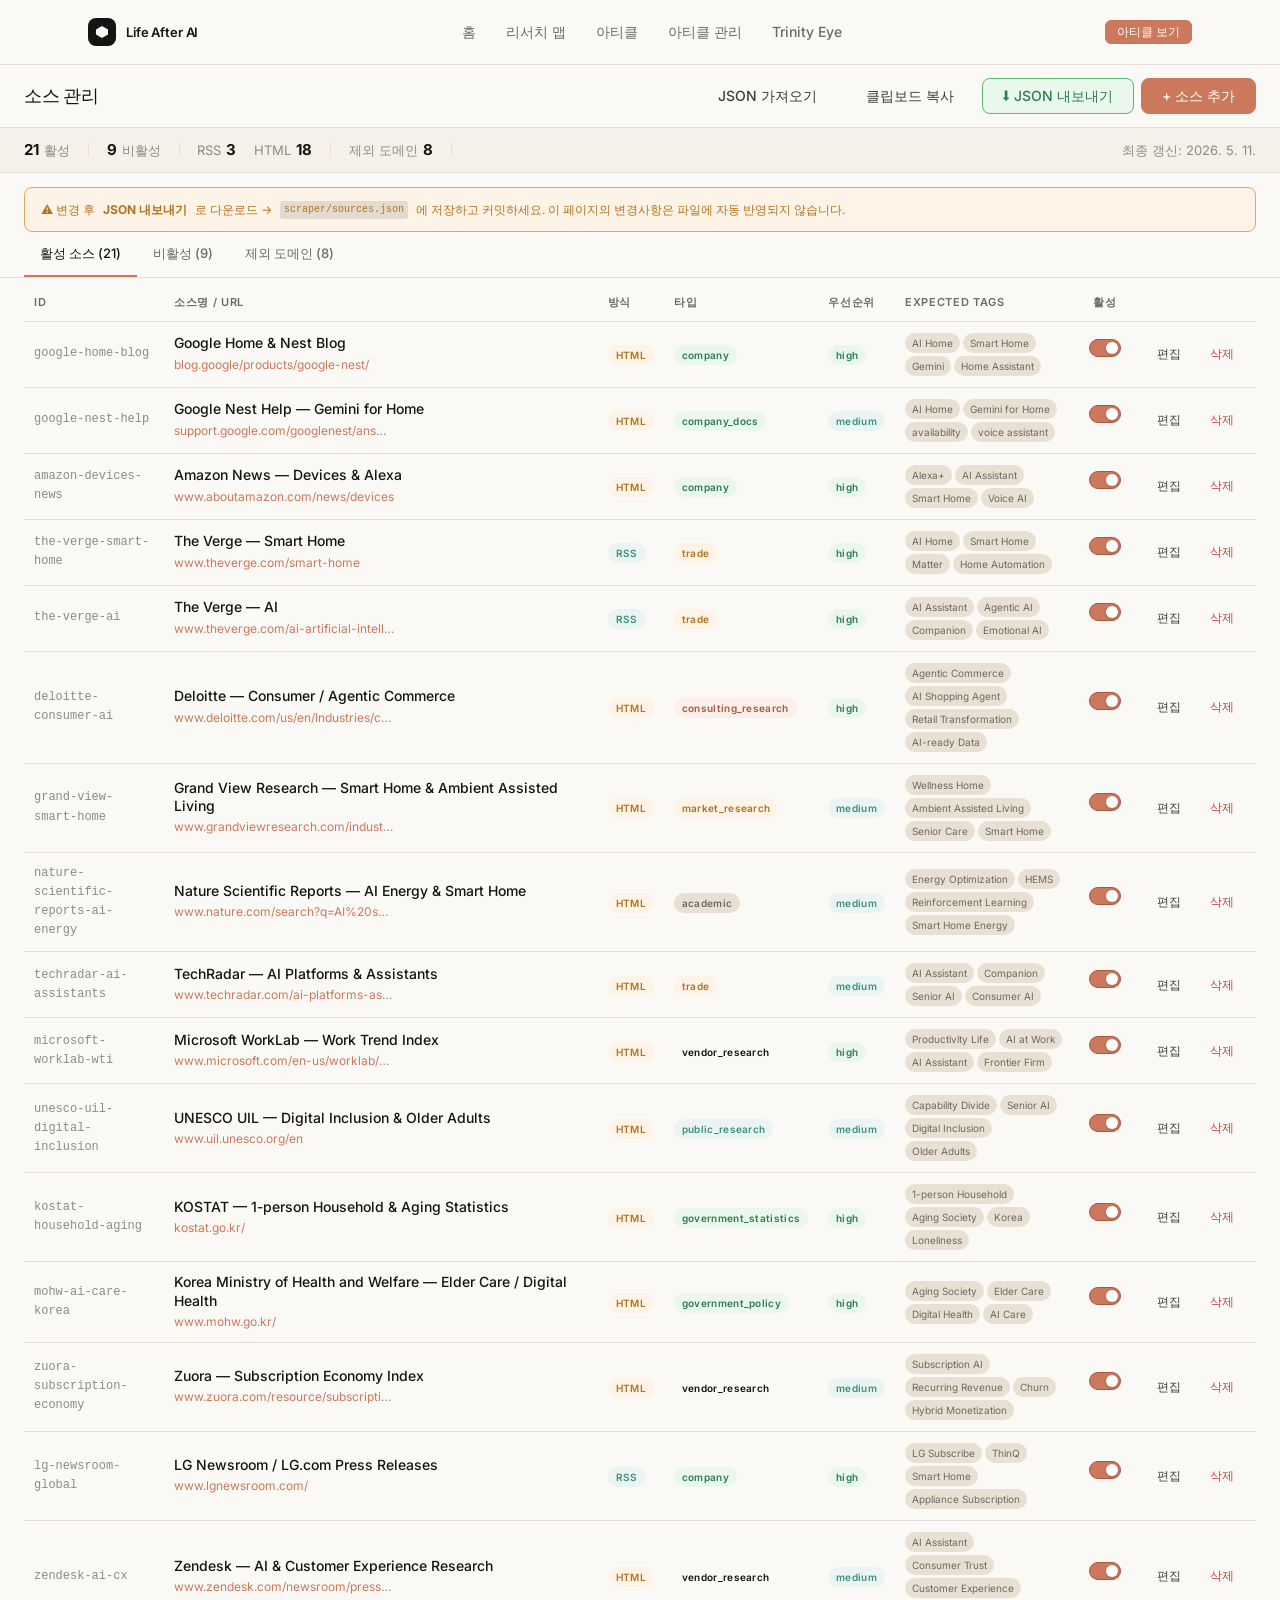
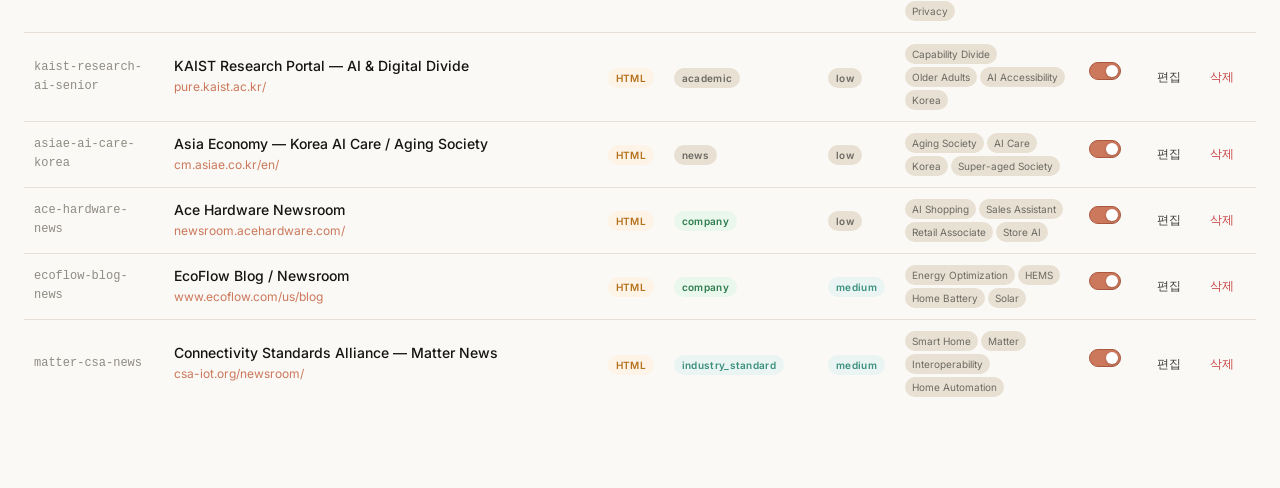
<file: docs/admin.html>
<!DOCTYPE html>
<html lang="ko">
<head>
<meta charset="UTF-8">
<meta name="viewport" content="width=device-width, initial-scale=1.0">
<title>소스 관리 — Life After AI</title>
<link rel="stylesheet" href="./shared.css">
<style>
body { padding-bottom: 80px; font-size: 14px; }

/* ── Admin sub-header ─────────────────────────────────────── */
.hd{
  padding:13px 24px;
  border-bottom:0.5px solid var(--hairline);
  display:flex;align-items:center;justify-content:space-between;gap:12px;
  position:sticky;top:64px;background:var(--canvas);z-index:30;
  backdrop-filter:blur(12px);-webkit-backdrop-filter:blur(12px)
}
.hd-left{display:flex;align-items:center;gap:12px;min-width:0}
.hd-title{
  font-family:var(--font-display);font-size:18px;font-weight:400;
  letter-spacing:-0.02em;white-space:nowrap;color:var(--ink)
}
.dirty-dot{width:7px;height:7px;border-radius:50%;background:var(--accent-amber);flex-shrink:0;display:none}
.dirty-dot.on{display:block}
.dirty-label{font-size:11px;color:var(--accent-amber);display:none}
.dirty-dot.on + .dirty-label{display:block}
.hd-right{display:flex;align-items:center;gap:7px;flex-shrink:0}

/* Admin-specific button overrides */
.btn-green{background:var(--g3-bg);color:var(--g3);border-color:var(--g3-b)}
.btn-green:hover{background:var(--success);color:#fff;border-color:var(--success)}
.btn-sm{font-size:12px;padding:5px 11px;border-radius:6px}

/* ── Stats bar ────────────────────────────────────────────── */
.stats{
  padding:10px 24px;border-bottom:0.5px solid var(--hairline);
  display:flex;align-items:center;gap:18px;background:var(--surface-soft);
  font-size:13px;color:var(--muted-soft);flex-wrap:wrap
}
.stat{display:flex;align-items:center;gap:5px}
.stat-n{font-weight:700;color:var(--ink);font-size:15px}
.stat-sep{width:0.5px;height:14px;background:var(--hairline)}

/* ── Tabs ─────────────────────────────────────────────────── */
.tabs{
  padding:0 24px;border-bottom:0.5px solid var(--hairline);
  display:flex;gap:0;background:var(--canvas)
}
.tab{
  font-size:13px;font-weight:500;padding:11px 16px;cursor:pointer;
  border-bottom:2px solid transparent;color:var(--muted);
  transition:all .12s;user-select:none;white-space:nowrap
}
.tab:hover{color:var(--ink)}
.tab.on{color:var(--ink);border-bottom-color:var(--primary)}

/* ── Table ────────────────────────────────────────────────── */
.tbl-wrap{padding:16px 24px 0;overflow-x:auto}
table{width:100%;border-collapse:collapse;min-width:700px}
th{
  font-size:11px;font-weight:600;color:var(--muted);letter-spacing:.06em;
  text-transform:uppercase;
  padding:0 10px 9px;text-align:left;border-bottom:0.5px solid var(--hairline);
  white-space:nowrap
}
td{
  padding:11px 10px;border-bottom:0.5px solid var(--hairline);
  vertical-align:middle
}
tr:last-child td{border-bottom:none}
tr:hover td{background:var(--surface-card)}
.td-id{font-family:monospace;font-size:12px;color:var(--muted-soft)}
.td-name{font-weight:500;font-size:14px;line-height:1.3;color:var(--ink)}
.td-url{font-size:12px;color:var(--muted-soft);margin-top:2px;
  max-width:220px;overflow:hidden;text-overflow:ellipsis;white-space:nowrap}
.td-url a{color:var(--primary);text-decoration:none}
.td-url a:hover{color:var(--primary-active);text-decoration:underline}

/* badges — pill radius per DESIGN.md */
.badge{
  display:inline-flex;align-items:center;font-size:10px;font-weight:600;
  padding:2px 8px;border-radius:9999px;white-space:nowrap;letter-spacing:.03em
}
.badge-rss     {background:var(--g1-bg);color:var(--g1)}
.badge-html    {background:var(--g2-bg);color:var(--g2)}
.badge-high    {background:var(--g3-bg);color:var(--g3)}
.badge-medium  {background:var(--g1-bg);color:var(--g1)}
.badge-low     {background:var(--surface-cream-strong);color:var(--muted)}
.badge-research{background:var(--g4-bg);color:var(--g4)}
.badge-vendor  {background:var(--g1-bg);color:var(--g1)}
.badge-trade   {background:var(--g2-bg);color:var(--g2)}
.badge-company {background:var(--g3-bg);color:var(--g3)}
.badge-consulting_research{background:var(--g4-bg);color:var(--g4)}
.badge-market_research{background:var(--g2-bg);color:var(--g2)}
.badge-academic{background:var(--surface-cream-strong);color:var(--muted)}
.badge-news    {background:var(--surface-cream-strong);color:var(--muted)}
.badge-government_statistics{background:var(--g3-bg);color:var(--g3)}
.badge-government_policy{background:var(--g3-bg);color:var(--g3)}
.badge-public_research{background:var(--g1-bg);color:var(--g1)}
.badge-industry_standard{background:var(--g1-bg);color:var(--g1)}
.badge-news_tabloid{background:var(--surface-cream-strong);color:var(--muted)}
.badge-company_docs{background:var(--g3-bg);color:var(--g3)}

/* tags */
.tag-pills{display:flex;flex-wrap:wrap;gap:3px;max-width:180px}
.tag-pill{font-size:10px;padding:2px 7px;border-radius:9999px;background:var(--surface-cream-strong);color:var(--muted)}

/* toggle */
.toggle{position:relative;display:inline-block;width:32px;height:18px;cursor:pointer}
.toggle input{opacity:0;width:0;height:0;position:absolute}
.slider{
  position:absolute;inset:0;border-radius:18px;background:var(--surface-cream-strong);
  transition:.2s;border:0.5px solid var(--hairline)
}
.slider:before{
  content:"";position:absolute;width:12px;height:12px;border-radius:50%;
  background:#fff;left:2px;bottom:2px;transition:.2s;box-shadow:0 1px 3px rgba(20,20,19,.2)
}
input:checked + .slider{background:var(--primary);border-color:var(--primary-active)}
input:checked + .slider:before{transform:translateX(14px)}

/* row actions */
.row-actions{display:flex;gap:5px;align-items:center}

/* delete confirm inline */
.del-confirm{
  display:flex;align-items:center;gap:6px;
  background:var(--red-bg);padding:4px 10px;border-radius:9999px;
  font-size:11px;color:var(--error)
}

/* ── Empty ────────────────────────────────────────────────── */
.empty-row td{
  text-align:center;padding:48px;color:var(--muted-soft);font-size:13px
}

/* ── Modal — feature-card style ──────────────────────────── */
.modal-bg{
  position:fixed;inset:0;background:rgba(20,20,19,.5);
  backdrop-filter:blur(6px);z-index:100;
  display:none;align-items:center;justify-content:center;padding:20px
}
.modal-bg.open{display:flex}
.modal{
  background:var(--surface-card);border-radius:16px;width:100%;max-width:520px;
  max-height:90vh;overflow-y:auto;
  box-shadow:0 24px 64px rgba(20,20,19,.18);
  border:0.5px solid var(--hairline)
}
.modal-hd{
  padding:18px 22px 14px;border-bottom:0.5px solid var(--hairline);
  display:flex;align-items:center;justify-content:space-between;
  position:sticky;top:0;background:var(--surface-card);z-index:1;
  border-radius:16px 16px 0 0
}
.modal-title{
  font-family:var(--font-display);font-size:16px;font-weight:400;
  letter-spacing:-0.01em;color:var(--ink)
}
.modal-close{
  font-size:20px;color:var(--muted-soft);cursor:pointer;padding:0 4px;
  line-height:1;user-select:none
}
.modal-close:hover{color:var(--ink)}
.modal-body{padding:20px 22px;background:var(--canvas);border-radius:0}
.modal-ft{
  padding:14px 22px;border-top:0.5px solid var(--hairline);
  display:flex;justify-content:flex-end;gap:8px;
  position:sticky;bottom:0;background:var(--surface-card);
  border-radius:0 0 16px 16px
}

/* Form */
.form-row{margin-bottom:14px}
.form-row-2{display:grid;grid-template-columns:1fr 1fr;gap:12px;margin-bottom:14px}
label{
  display:block;font-size:11px;font-weight:600;color:var(--muted);
  margin-bottom:5px;letter-spacing:.04em;text-transform:uppercase
}
input[type=text],input[type=url],select,textarea{
  width:100%;padding:8px 12px;
  border:1px solid var(--hairline);
  border-radius:8px;background:var(--canvas);color:var(--ink);
  font-family:var(--font);font-size:13px;transition:border-color .12s;
  outline:none
}
input[type=text]:focus,input[type=url]:focus,select:focus,textarea:focus{
  border-color:var(--primary);
  box-shadow:0 0 0 3px rgba(204,120,92,.12)
}
input.err{border-color:var(--error)!important}
.field-hint{font-size:10px;color:var(--muted-soft);margin-top:4px}
.field-err{font-size:10px;color:var(--error);margin-top:4px;display:none}
.field-err.on{display:block}

/* Tag chip input */
.tag-input-box{
  border:1px solid var(--hairline);border-radius:8px;
  background:var(--canvas);padding:5px 8px;
  display:flex;flex-wrap:wrap;gap:4px;align-items:center;cursor:text;
  min-height:38px;transition:border-color .12s
}
.tag-input-box:focus-within{
  border-color:var(--primary);
  box-shadow:0 0 0 3px rgba(204,120,92,.12)
}
.tag-chip{
  display:inline-flex;align-items:center;gap:3px;
  font-size:11px;padding:3px 9px;border-radius:9999px;
  background:var(--surface-cream-strong);color:var(--body)
}
.tag-chip button{
  background:none;border:none;cursor:pointer;color:var(--muted-soft);
  font-size:13px;line-height:1;padding:0 1px
}
.tag-chip button:hover{color:var(--error)}
#tag-input{
  border:none;background:transparent;color:var(--ink);
  font-size:12px;padding:2px 4px;outline:none;min-width:80px;flex:1
}

/* Form toggle row */
.form-toggle-row{
  display:flex;align-items:center;justify-content:space-between;
  padding:12px 14px;background:var(--surface-card);
  border-radius:8px;border:0.5px solid var(--hairline);margin-bottom:14px
}
.form-toggle-label{font-size:13px;font-weight:500;color:var(--ink)}
.form-toggle-sub{font-size:11px;color:var(--muted-soft);margin-top:2px}

/* ── Notice banner ────────────────────────────────────────── */
.notice{
  margin:14px 24px 0;padding:12px 16px;border-radius:8px;
  background:var(--g2-bg);border:0.5px solid var(--g2-b);
  font-size:12px;color:var(--g2);display:flex;align-items:center;gap:8px
}

/* ── Toast — dark surface style ──────────────────────────── */
.toast{
  position:fixed;bottom:24px;left:50%;transform:translateX(-50%);
  background:var(--surface-dark);color:var(--on-dark);
  font-size:12px;padding:10px 18px;
  border-radius:9999px;opacity:0;transition:opacity .2s;pointer-events:none;
  white-space:nowrap;z-index:200;
  box-shadow:0 8px 24px rgba(20,20,19,.25);
  border:0.5px solid rgba(255,255,255,.08)
}
.toast.show{opacity:1}

@media(max-width:640px){
  .hd{padding:11px 16px}
  .stats{padding:8px 16px;gap:12px}
  .tabs{padding:0 16px}
  .tbl-wrap{padding:12px 16px 0}
  .notice{margin:10px 16px 0}
  .form-row-2{grid-template-columns:1fr}
}
</style>
</head>
<body>

<!-- ── Header ────────────────────────────────────────────────────────────── -->
<header class="hd">
  <div class="hd-left">
    <span class="hd-title">소스 관리</span>
    <div class="dirty-dot" id="dirty-dot"></div>
    <span class="dirty-label" id="dirty-label">미저장 변경사항</span>
  </div>
  <div class="hd-right">
    <button class="btn btn-ghost" onclick="importFile()">JSON 가져오기</button>
    <input type="file" id="file-input" accept=".json" style="display:none" onchange="onFileImport(event)">
    <button class="btn btn-ghost" id="copy-btn" onclick="copyJSON()">클립보드 복사</button>
    <button class="btn btn-green" id="export-btn" onclick="exportJSON()">⬇ JSON 내보내기</button>
    <button class="btn btn-primary" onclick="openModal(null)">+ 소스 추가</button>
  </div>
</header>

<!-- ── Stats ─────────────────────────────────────────────────────────────── -->
<div class="stats" id="stats">
  <span class="stat"><span class="stat-n" id="st-active">–</span> 활성</span>
  <div class="stat-sep"></div>
  <span class="stat"><span class="stat-n" id="st-inactive">–</span> 비활성</span>
  <div class="stat-sep"></div>
  <span class="stat">RSS <span class="stat-n" id="st-rss">–</span></span>
  <span class="stat">HTML <span class="stat-n" id="st-html">–</span></span>
  <div class="stat-sep"></div>
  <span class="stat">제외 도메인 <span class="stat-n" id="st-excl">–</span></span>
  <div class="stat-sep"></div>
  <span class="stat" id="st-updated" style="margin-left:auto;color:var(--muted-soft)"></span>
</div>

<!-- ── Notice ────────────────────────────────────────────────────────────── -->
<div class="notice">
  ⚠ 변경 후 <strong>JSON 내보내기</strong>로 다운로드 → <code style="font-size:10px;background:rgba(0,0,0,.1);padding:1px 4px;border-radius:3px">scraper/sources.json</code>에 저장하고 커밋하세요. 이 페이지의 변경사항은 파일에 자동 반영되지 않습니다.
</div>

<!-- ── Tabs ───────────────────────────────────────────────────────────────── -->
<div class="tabs">
  <div class="tab on" id="tab-active"   onclick="selTab('active')">활성 소스 <span id="tab-n-active"></span></div>
  <div class="tab"    id="tab-inactive" onclick="selTab('inactive')">비활성 <span id="tab-n-inactive"></span></div>
  <div class="tab"    id="tab-excluded" onclick="selTab('excluded')">제외 도메인 <span id="tab-n-excluded"></span></div>
</div>

<!-- ── Table ─────────────────────────────────────────────────────────────── -->
<div class="tbl-wrap">
  <table id="tbl">
    <thead id="tbl-head"></thead>
    <tbody id="tbl-body"><tr class="empty-row"><td>데이터 불러오는 중...</td></tr></tbody>
  </table>
</div>

<!-- ── Add/Edit Modal ─────────────────────────────────────────────────────── -->
<div class="modal-bg" id="modal-bg" onclick="bgClick(event)">
  <div class="modal" id="modal">
    <div class="modal-hd">
      <span class="modal-title" id="modal-title">소스 추가</span>
      <span class="modal-close" onclick="closeModal()">×</span>
    </div>
    <div class="modal-body">
      <div class="form-row-2">
        <div>
          <label>소스 ID <span style="font-weight:400;color:var(--muted-soft)">(자동 생성)</span></label>
          <input type="text" id="f-id" placeholder="예: salesforce-blog">
          <div class="field-hint">URL 입력 시 자동 생성됩니다</div>
          <div class="field-err" id="err-id">이미 존재하는 ID입니다</div>
        </div>
        <div>
          <label>소스명</label>
          <input type="text" id="f-name" placeholder="예: Salesforce Blog — AI">
          <div class="field-err" id="err-name">소스명을 입력하세요</div>
        </div>
      </div>
      <div class="form-row">
        <label>섹션 URL</label>
        <input type="url" id="f-url" placeholder="https://example.com/ai-section/" oninput="autoId()">
        <div class="field-err" id="err-url">유효한 URL을 입력하세요</div>
      </div>
      <div class="form-row">
        <label>RSS 피드 URL <span style="font-weight:400;color:var(--muted-soft)">(없으면 HTML 스크래핑)</span></label>
        <input type="url" id="f-rss" placeholder="https://example.com/feed/ (없으면 비워두세요)">
      </div>
      <div class="form-row-2">
        <div>
          <label>타입</label>
          <select id="f-type">
            <option value="research">research</option>
            <option value="vendor">vendor</option>
            <option value="trade">trade</option>
            <option value="company">company</option>
          </select>
        </div>
        <div>
          <label>우선순위</label>
          <select id="f-priority">
            <option value="high">high</option>
            <option value="medium">medium</option>
            <option value="low">low</option>
          </select>
        </div>
      </div>
      <div class="form-row">
        <label>Expected Tags</label>
        <div class="tag-input-box" id="tag-box" onclick="focusTagInput()">
          <div id="tag-chips"></div>
          <input id="tag-input" type="text" placeholder="태그 입력 후 Enter 또는 쉼표"
            onkeydown="onTagKey(event)" onpaste="onTagPaste(event)">
        </div>
        <div class="field-hint">카테고리 커버리지 분석에 사용됩니다</div>
      </div>
      <div class="form-toggle-row">
        <div>
          <div class="form-toggle-label">활성화</div>
          <div class="form-toggle-sub">비활성화하면 스크래핑에서 제외됩니다</div>
        </div>
        <label class="toggle">
          <input type="checkbox" id="f-active" checked>
          <span class="slider"></span>
        </label>
      </div>
    </div>
    <div class="modal-ft">
      <button class="btn btn-ghost" onclick="closeModal()">취소</button>
      <button class="btn btn-primary" onclick="saveModal()">저장</button>
    </div>
  </div>
</div>

<!-- ── Toast ──────────────────────────────────────────────────────────────── -->
<div class="toast" id="toast"></div>

<script>
/* ═══════════════════════════════════════════════════════════════════════════
   State
═══════════════════════════════════════════════════════════════════════════ */
let state = null;   // full sources.json object (mutable)
let dirty = false;
let activeTab = 'active';
let editingId = null;  // null = new, string = editing
let currentTags = [];  // tags in the modal form
let confirmingDelete = null;  // id of row showing delete confirm

/* ═══════════════════════════════════════════════════════════════════════════
   Load
═══════════════════════════════════════════════════════════════════════════ */
async function load() {
  try {
    const res = await fetch('./data/sources.json');
    if (!res.ok) throw new Error(res.status);
    state = await res.json();
  } catch(e) {
    // Fallback: try scraper path (local dev)
    try {
      const res2 = await fetch('../scraper/sources.json');
      if (!res2.ok) throw new Error();
      state = await res2.json();
    } catch(_) {
      document.getElementById('tbl-body').innerHTML =
        `<tr class="empty-row"><td>sources.json 로드 실패.<br><small>로컬에서 실행 시 <code>docs/</code> 폴더를 HTTP로 서빙하거나 <strong>JSON 가져오기</strong>를 사용하세요.</small></td></tr>`;
      return;
    }
  }
  if (!state.sources) state.sources = [];
  if (!state.excluded_sources) state.excluded_sources = { domains: [] };
  if (!state.excluded_sources.domains) state.excluded_sources.domains = [];
  updateStats();
  render();
}

/* ═══════════════════════════════════════════════════════════════════════════
   Stats
═══════════════════════════════════════════════════════════════════════════ */
function updateStats() {
  const active   = state.sources.filter(s => s.active !== false);
  const inactive = state.sources.filter(s => s.active === false);
  const rss      = active.filter(s => s.rss);
  const html     = active.filter(s => !s.rss);
  const excl     = state.excluded_sources.domains.length;

  document.getElementById('st-active').textContent   = active.length;
  document.getElementById('st-inactive').textContent = inactive.length;
  document.getElementById('st-rss').textContent      = rss.length;
  document.getElementById('st-html').textContent     = html.length;
  document.getElementById('st-excl').textContent     = excl;
  document.getElementById('tab-n-active').textContent   = `(${active.length})`;
  document.getElementById('tab-n-inactive').textContent = `(${inactive.length})`;
  document.getElementById('tab-n-excluded').textContent = `(${excl})`;

  const upd = state.meta?.last_updated;
  if (upd) document.getElementById('st-updated').textContent =
    '최종 갱신: ' + new Date(upd).toLocaleDateString('ko-KR');
}

/* ═══════════════════════════════════════════════════════════════════════════
   Tabs
═══════════════════════════════════════════════════════════════════════════ */
function selTab(tab) {
  document.querySelectorAll('.tab').forEach(el => el.classList.remove('on'));
  document.getElementById('tab-' + tab).classList.add('on');
  activeTab = tab;
  confirmingDelete = null;
  render();
}

/* ═══════════════════════════════════════════════════════════════════════════
   Render
═══════════════════════════════════════════════════════════════════════════ */
function render() {
  if (!state) return;
  if (activeTab === 'excluded') { renderExcluded(); return; }
  const isActive = activeTab === 'active';
  const rows = state.sources.filter(s => (s.active !== false) === isActive);

  document.getElementById('tbl-head').innerHTML = `<tr>
    <th style="width:140px">ID</th>
    <th>소스명 / URL</th>
    <th style="width:60px">방식</th>
    <th style="width:70px">타입</th>
    <th style="width:70px">우선순위</th>
    <th style="width:180px">Expected Tags</th>
    <th style="width:60px;text-align:center">활성</th>
    <th style="width:100px"></th>
  </tr>`;

  if (!rows.length) {
    document.getElementById('tbl-body').innerHTML =
      `<tr class="empty-row"><td colspan="8">소스가 없습니다.</td></tr>`;
    return;
  }

  document.getElementById('tbl-body').innerHTML =
    rows.map(s => sourceRow(s)).join('');
}

function sourceRow(s) {
  const method   = s.rss ? 'RSS' : 'HTML';
  const mCls     = s.rss ? 'badge-rss' : 'badge-html';
  const pCls     = s.priority === 'high' ? 'badge-high'
                 : s.priority === 'medium' ? 'badge-medium' : 'badge-low';
  const tCls     = `badge-${s.type || 'research'}`;
  const tags     = (s.expected_tags || []).slice(0, 4)
    .map(t => `<span class="tag-pill">${esc(t)}</span>`).join('');
  const checked  = s.active !== false ? 'checked' : '';

  const domId = CSS.escape(s.id);
  const isConfirming = confirmingDelete === s.id;

  return `<tr id="row-${domId}">
    <td class="td-id">${esc(s.id)}</td>
    <td>
      <div class="td-name">${esc(s.name)}</div>
      <div class="td-url"><a href="${esc(s.url||s.section_url||'')}" target="_blank" rel="noopener">${esc((s.url||s.section_url||'').replace(/^https?:\/\//,''))}</a></div>
    </td>
    <td><span class="badge ${mCls}">${method}</span></td>
    <td><span class="badge ${tCls}">${esc(s.type||'')}</span></td>
    <td><span class="badge ${pCls}">${esc(s.priority||'')}</span></td>
    <td><div class="tag-pills">${tags}</div></td>
    <td style="text-align:center">
      <label class="toggle" title="${s.active !== false ? '비활성화' : '활성화'}">
        <input type="checkbox" ${checked} onchange="toggleActive('${s.id}',this.checked)">
        <span class="slider"></span>
      </label>
    </td>
    <td>
      ${isConfirming
        ? `<div class="del-confirm">
             삭제?
             <button class="btn btn-danger btn-sm" onclick="confirmDelete('${s.id}')">삭제</button>
             <button class="btn btn-ghost btn-sm" onclick="cancelDelete()">취소</button>
           </div>`
        : `<div class="row-actions">
             <button class="btn btn-ghost btn-sm" onclick="openModal('${s.id}')">편집</button>
             <button class="btn btn-ghost btn-sm" style="color:var(--error)" onclick="askDelete('${s.id}')">삭제</button>
           </div>`
      }
    </td>
  </tr>`;
}

function renderExcluded() {
  const list = state.excluded_sources.domains || [];

  document.getElementById('tbl-head').innerHTML = `<tr>
    <th style="width:240px">도메인</th>
    <th>제외 사유</th>
    <th style="width:80px"></th>
  </tr>`;

  if (!list.length) {
    document.getElementById('tbl-body').innerHTML =
      `<tr class="empty-row"><td colspan="3">제외된 도메인이 없습니다.</td></tr>`;
    return;
  }

  document.getElementById('tbl-body').innerHTML = list.map((d, i) => `
    <tr>
      <td class="td-id">${esc(d.domain)}</td>
      <td style="font-size:12px;color:var(--body)">${esc(d.reason||'')}</td>
      <td>
        <button class="btn btn-ghost btn-sm" onclick="removeExcluded(${i})">제외 해제</button>
      </td>
    </tr>`).join('');
}

/* ═══════════════════════════════════════════════════════════════════════════
   Toggle active
═══════════════════════════════════════════════════════════════════════════ */
function toggleActive(id, val) {
  const s = state.sources.find(x => x.id === id);
  if (!s) return;
  s.active = val;
  markDirty();
  updateStats();
  render();
}

/* ═══════════════════════════════════════════════════════════════════════════
   Delete
═══════════════════════════════════════════════════════════════════════════ */
function askDelete(id) {
  confirmingDelete = id;
  render();
}
function cancelDelete() {
  confirmingDelete = null;
  render();
}
function confirmDelete(id) {
  const s = state.sources.find(x => x.id === id);
  if (!s) return;
  // Offer to add domain to excluded list
  const domain = extractDomain(s.url || s.section_url || '');
  const alreadyExcluded = state.excluded_sources.domains.some(d => d.domain === domain);
  if (domain && !alreadyExcluded) {
    const reason = prompt(`"${s.name}"을(를) 삭제합니다.\n\n도메인(${domain})을 제외 목록에 추가할 이유를 입력하세요.\n(건너뛰려면 취소 클릭)`, '');
    if (reason !== null) {
      state.excluded_sources.domains.push({ domain, reason: reason || '수동 삭제' });
    }
  }
  state.sources = state.sources.filter(x => x.id !== id);
  confirmingDelete = null;
  markDirty();
  updateStats();
  render();
  toast(`"${s.name}" 삭제됨`);
}

/* ═══════════════════════════════════════════════════════════════════════════
   Remove excluded
═══════════════════════════════════════════════════════════════════════════ */
function removeExcluded(idx) {
  const d = state.excluded_sources.domains[idx];
  state.excluded_sources.domains.splice(idx, 1);
  markDirty();
  updateStats();
  render();
  toast(`${d.domain} 제외 해제됨`);
}

/* ═══════════════════════════════════════════════════════════════════════════
   Modal
═══════════════════════════════════════════════════════════════════════════ */
function openModal(id) {
  editingId = id;
  currentTags = [];
  document.querySelectorAll('.field-err').forEach(el => el.classList.remove('on'));
  document.querySelectorAll('input[type=text],input[type=url],select').forEach(el => el.classList.remove('err'));

  if (id) {
    // Edit
    const s = state.sources.find(x => x.id === id);
    if (!s) return;
    document.getElementById('modal-title').textContent = '소스 편집';
    document.getElementById('f-id').value       = s.id;
    document.getElementById('f-id').readOnly    = true;
    document.getElementById('f-name').value     = s.name || '';
    document.getElementById('f-url').value      = s.url || s.section_url || '';
    document.getElementById('f-rss').value      = s.rss || '';
    document.getElementById('f-type').value     = s.type || 'research';
    document.getElementById('f-priority').value = s.priority || 'medium';
    document.getElementById('f-active').checked = s.active !== false;
    currentTags = [...(s.expected_tags || [])];
  } else {
    // New
    document.getElementById('modal-title').textContent = '소스 추가';
    document.getElementById('f-id').value       = '';
    document.getElementById('f-id').readOnly    = false;
    document.getElementById('f-name').value     = '';
    document.getElementById('f-url').value      = '';
    document.getElementById('f-rss').value      = '';
    document.getElementById('f-type').value     = 'trade';
    document.getElementById('f-priority').value = 'medium';
    document.getElementById('f-active').checked = true;
    currentTags = [];
  }
  renderTagChips();
  document.getElementById('modal-bg').classList.add('open');
  setTimeout(() => document.getElementById(id ? 'f-name' : 'f-url').focus(), 50);
}

function closeModal() {
  document.getElementById('modal-bg').classList.remove('open');
}

function bgClick(e) {
  if (e.target === document.getElementById('modal-bg')) closeModal();
}

function saveModal() {
  const id       = document.getElementById('f-id').value.trim();
  const name     = document.getElementById('f-name').value.trim();
  const url      = document.getElementById('f-url').value.trim();
  const rssRaw   = document.getElementById('f-rss').value.trim();
  const type     = document.getElementById('f-type').value;
  const priority = document.getElementById('f-priority').value;
  const active   = document.getElementById('f-active').checked;

  // Validate
  let ok = true;
  if (!id) { showErr('id', 'ID를 입력하세요'); ok = false; }
  if (!name) { showErr('name', '소스명을 입력하세요'); ok = false; }
  if (!url || !url.startsWith('http')) { showErr('url', '유효한 URL을 입력하세요'); ok = false; }
  if (!editingId && state.sources.find(s => s.id === id)) {
    showErr('id', '이미 존재하는 ID입니다'); ok = false;
  }
  if (!ok) return;

  const entry = {
    id,
    name,
    url,
    rss: rssRaw || null,
    type,
    scrape_method: rssRaw ? 'rss' : 'html',
    expected_tags: [...currentTags],
    priority,
    active,
  };

  if (editingId) {
    const idx = state.sources.findIndex(s => s.id === editingId);
    if (idx >= 0) state.sources[idx] = { ...state.sources[idx], ...entry };
  } else {
    entry.added_by   = 'manual';
    entry.added_date = new Date().toISOString().slice(0, 10);
    state.sources.push(entry);
  }

  markDirty();
  updateStats();
  closeModal();
  render();
  toast(editingId ? `"${name}" 저장됨` : `"${name}" 추가됨`);
}

function showErr(field, msg) {
  const errEl = document.getElementById('err-' + field);
  const inEl  = document.getElementById('f-' + field);
  if (errEl) { errEl.textContent = msg; errEl.classList.add('on'); }
  if (inEl)  inEl.classList.add('err');
}

/* ═══════════════════════════════════════════════════════════════════════════
   Tag input
═══════════════════════════════════════════════════════════════════════════ */
function focusTagInput() { document.getElementById('tag-input').focus(); }

function renderTagChips() {
  document.getElementById('tag-chips').innerHTML =
    currentTags.map(t => `<span class="tag-chip">${esc(t)}
      <button type="button" onclick="removeTag('${esc(t)}')">×</button>
    </span>`).join('');
}

function addTag(val) {
  const v = val.trim().replace(/,$/, '');
  if (v && !currentTags.includes(v)) {
    currentTags.push(v);
    renderTagChips();
  }
  document.getElementById('tag-input').value = '';
}

function removeTag(t) {
  currentTags = currentTags.filter(x => x !== t);
  renderTagChips();
}

function onTagKey(e) {
  if (e.key === 'Enter' || e.key === ',') {
    e.preventDefault();
    addTag(e.target.value);
  } else if (e.key === 'Backspace' && !e.target.value && currentTags.length) {
    currentTags.pop();
    renderTagChips();
  }
}

function onTagPaste(e) {
  e.preventDefault();
  const text = (e.clipboardData || window.clipboardData).getData('text');
  text.split(/[,\n]+/).forEach(t => addTag(t));
}

/* ═══════════════════════════════════════════════════════════════════════════
   Auto-generate ID from URL
═══════════════════════════════════════════════════════════════════════════ */
function autoId() {
  if (editingId) return;
  const url = document.getElementById('f-url').value.trim();
  if (!url) return;
  try {
    const domain = new URL(url).hostname.replace(/^www\./, '');
    const parts  = domain.split('.');
    const base   = parts[0];
    // suggest id = base-slug
    const idEl = document.getElementById('f-id');
    if (!idEl.value || idEl.dataset.autoset === 'true') {
      idEl.value = base;
      idEl.dataset.autoset = 'true';
    }
    // auto-fill name if empty
    const nameEl = document.getElementById('f-name');
    if (!nameEl.value) nameEl.value = domain;
  } catch(_) {}
}

/* ═══════════════════════════════════════════════════════════════════════════
   Export / Import
═══════════════════════════════════════════════════════════════════════════ */
function exportJSON() {
  if (!state) return;
  const json = buildExport();
  const blob = new Blob([json], { type: 'application/json' });
  const a = document.createElement('a');
  a.href = URL.createObjectURL(blob);
  a.download = 'sources.json';
  a.click();
  URL.revokeObjectURL(a.href);
  dirty = false;
  document.getElementById('dirty-dot').classList.remove('on');
  toast('sources.json 다운로드 완료');
}

function copyJSON() {
  if (!state) return;
  navigator.clipboard.writeText(buildExport()).then(() => toast('클립보드에 복사됨'));
}

function buildExport() {
  const out = {
    meta: {
      ...state.meta,
      last_updated: new Date().toISOString().slice(0, 10),
    },
    sources: state.sources,
    excluded_sources: state.excluded_sources,
    category_keywords: state.category_keywords,
  };
  return JSON.stringify(out, null, 2);
}

function importFile() { document.getElementById('file-input').click(); }

function onFileImport(e) {
  const file = e.target.files[0];
  if (!file) return;
  const reader = new FileReader();
  reader.onload = evt => {
    try {
      state = JSON.parse(evt.target.result);
      if (!state.sources) state.sources = [];
      if (!state.excluded_sources) state.excluded_sources = { domains: [] };
      updateStats();
      render();
      toast(`${file.name} 가져오기 완료`);
    } catch(_) {
      toast('JSON 파싱 실패: 올바른 sources.json 파일인지 확인하세요');
    }
  };
  reader.readAsText(file);
  e.target.value = '';
}

/* ═══════════════════════════════════════════════════════════════════════════
   Dirty
═══════════════════════════════════════════════════════════════════════════ */
function markDirty() {
  dirty = true;
  document.getElementById('dirty-dot').classList.add('on');
}

/* ═══════════════════════════════════════════════════════════════════════════
   Toast
═══════════════════════════════════════════════════════════════════════════ */
let toastTimer = null;
function toast(msg) {
  const el = document.getElementById('toast');
  el.textContent = msg;
  el.classList.add('show');
  clearTimeout(toastTimer);
  toastTimer = setTimeout(() => el.classList.remove('show'), 2200);
}

/* ═══════════════════════════════════════════════════════════════════════════
   Helpers
═══════════════════════════════════════════════════════════════════════════ */
function esc(s) {
  return String(s ?? '').replace(/&/g,'&amp;').replace(/</g,'&lt;').replace(/>/g,'&gt;').replace(/"/g,'&quot;');
}

function extractDomain(url) {
  try { return new URL(url).hostname; } catch(_) { return ''; }
}

// Warn before closing with unsaved changes
window.addEventListener('beforeunload', e => {
  if (dirty) { e.preventDefault(); e.returnValue = ''; }
});

load();
</script>
<script src="./nav.js"></script>
</body>
</html>
</file>
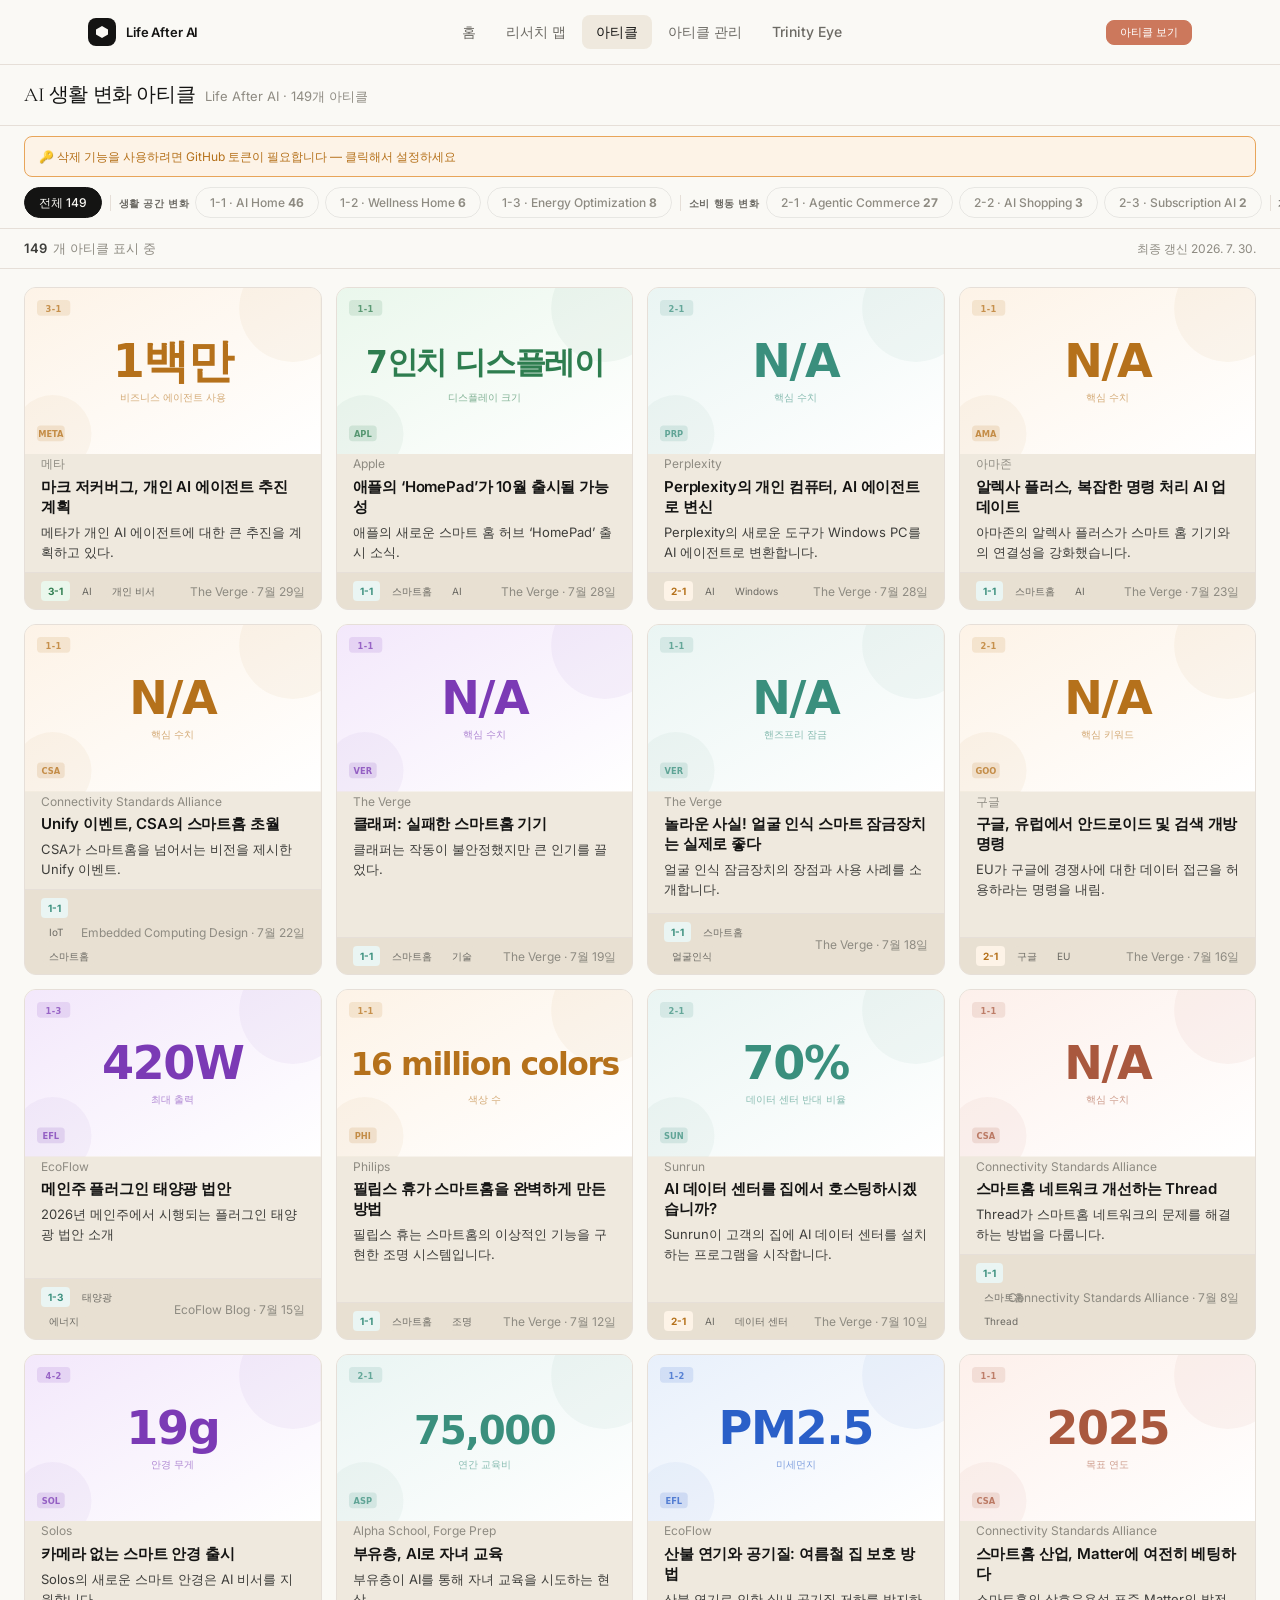
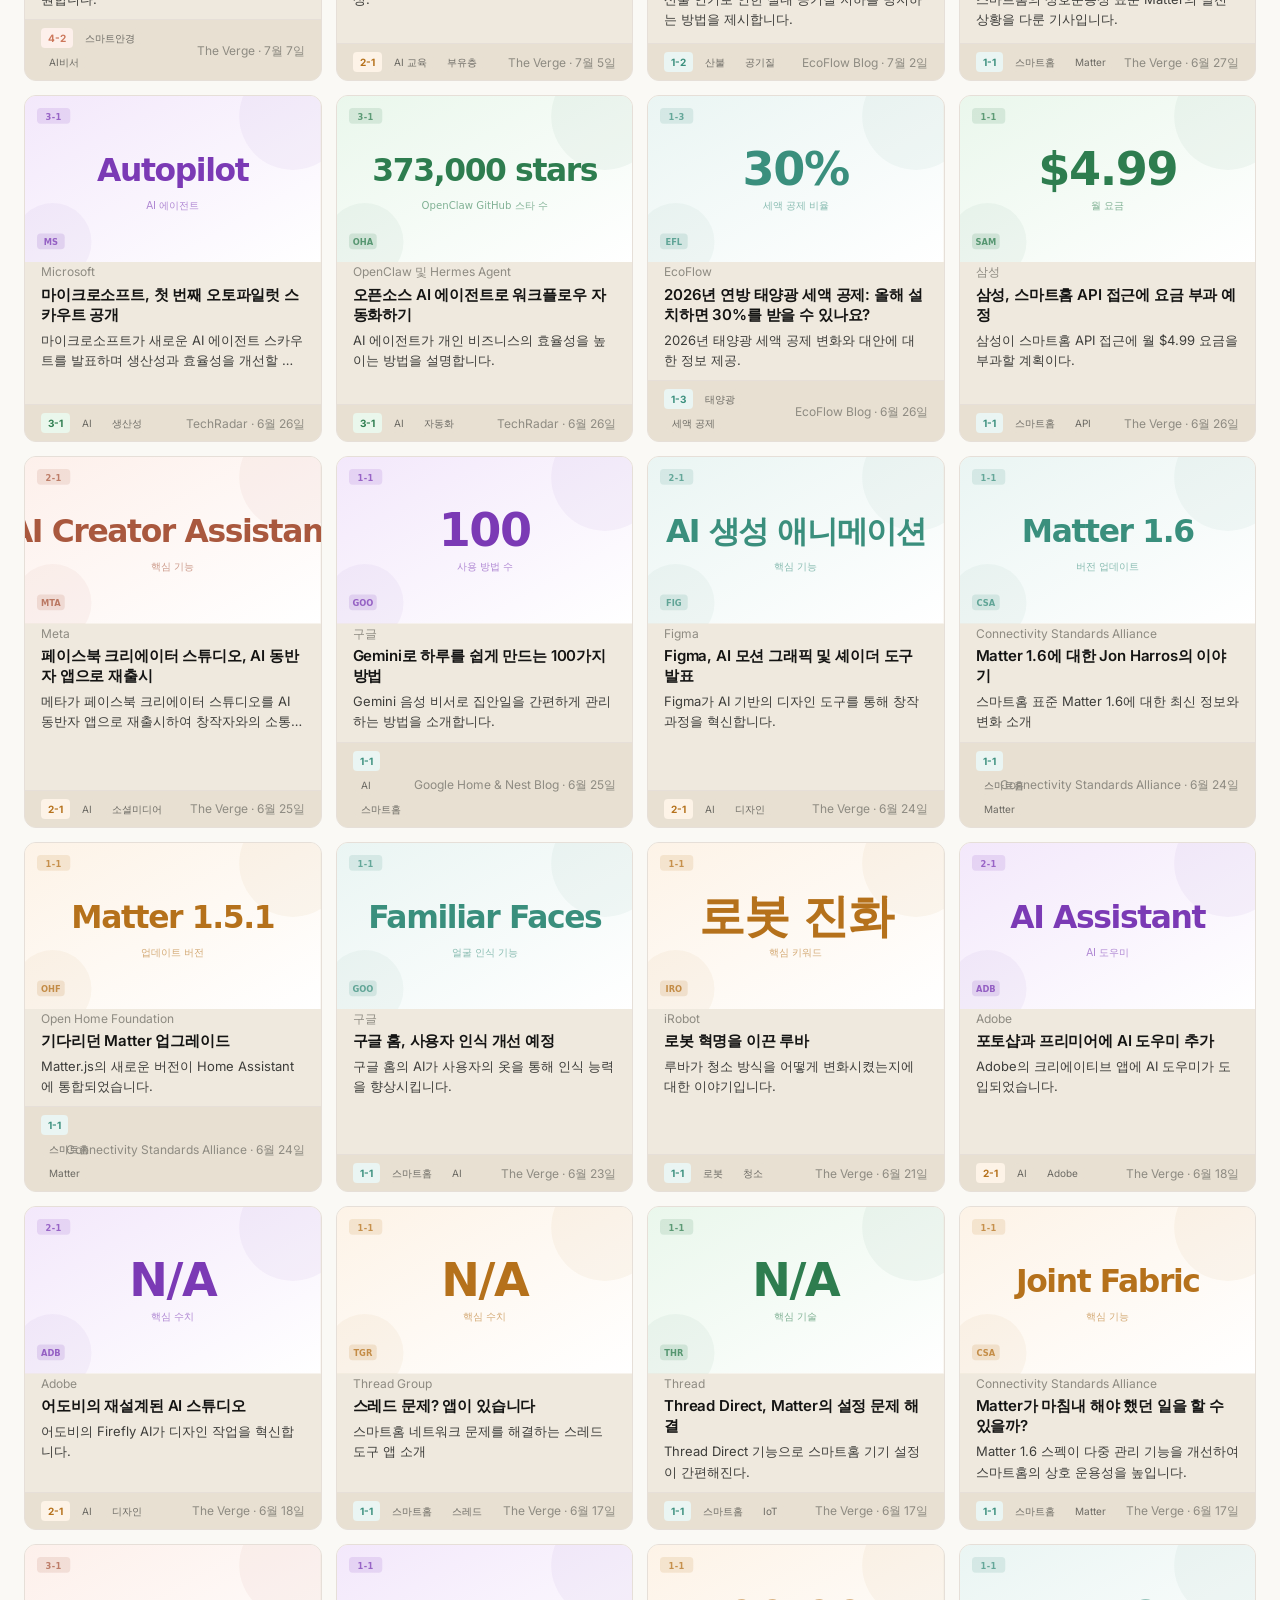
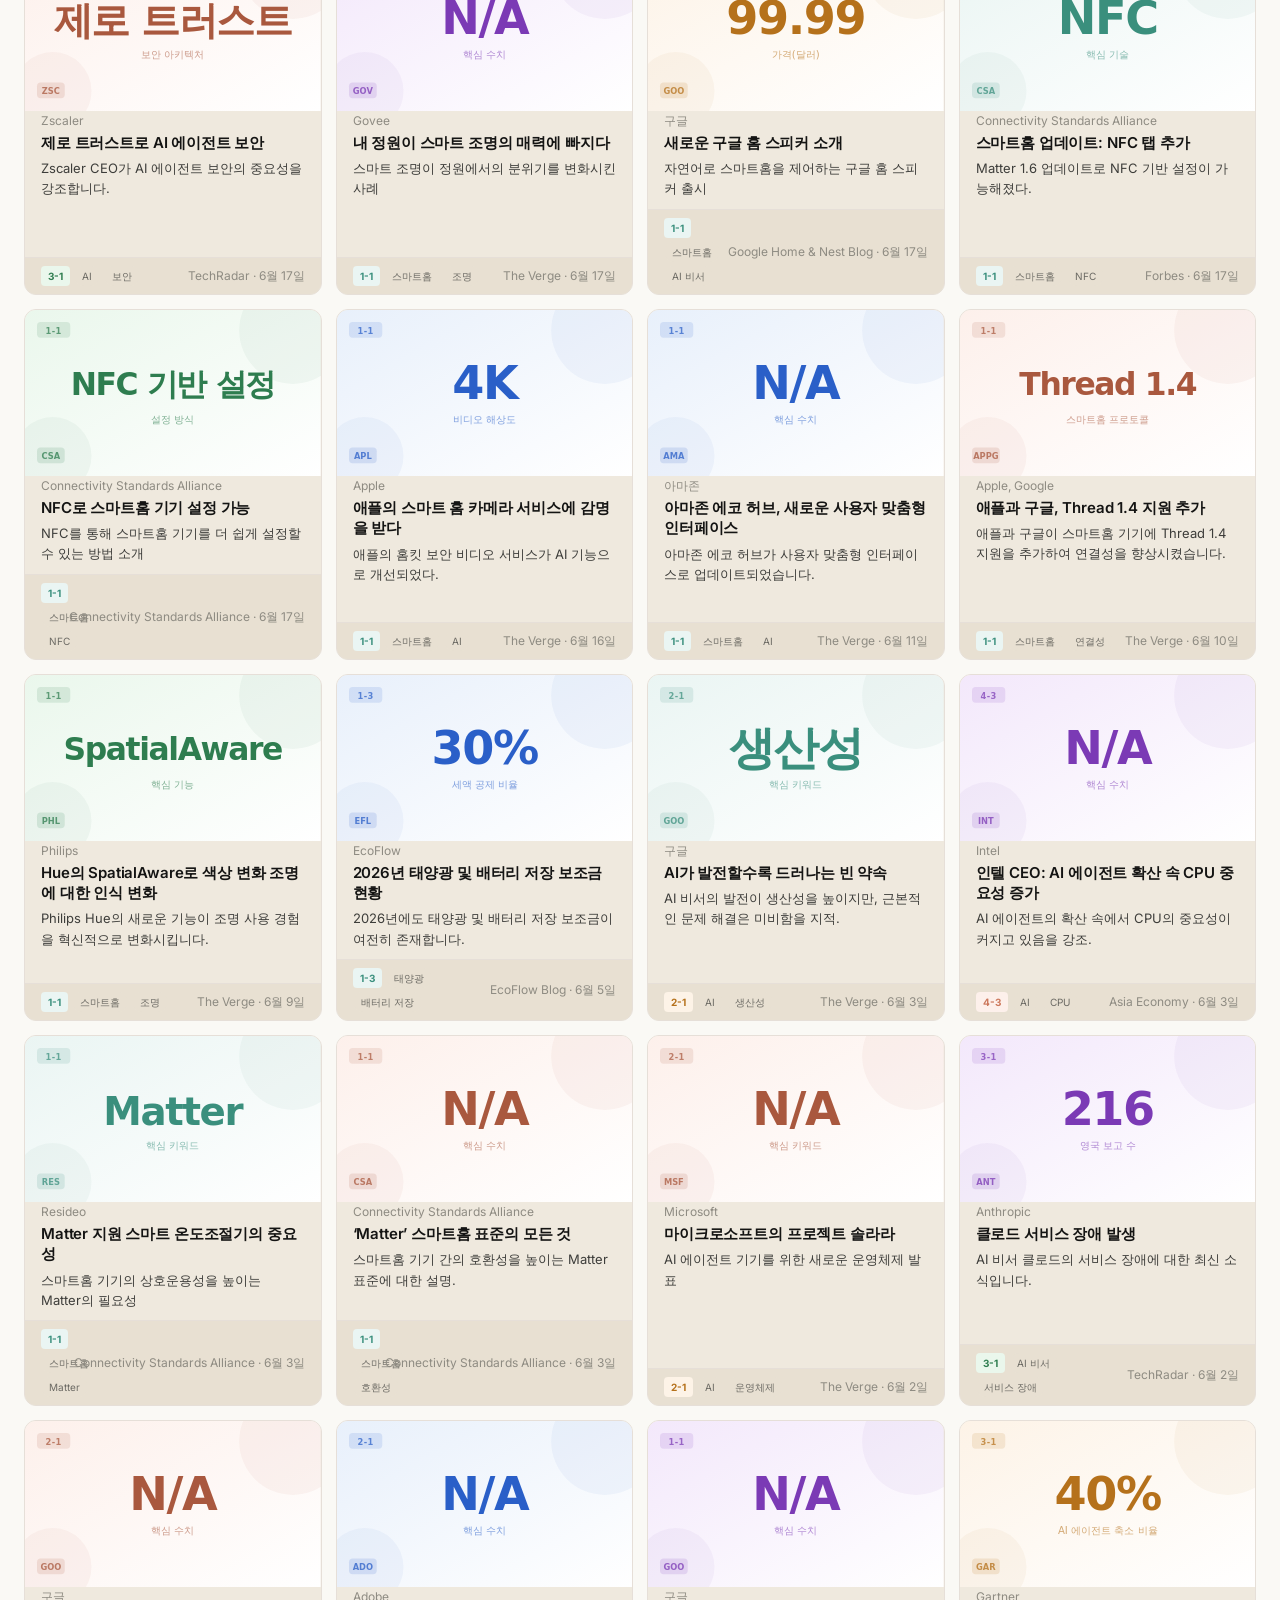
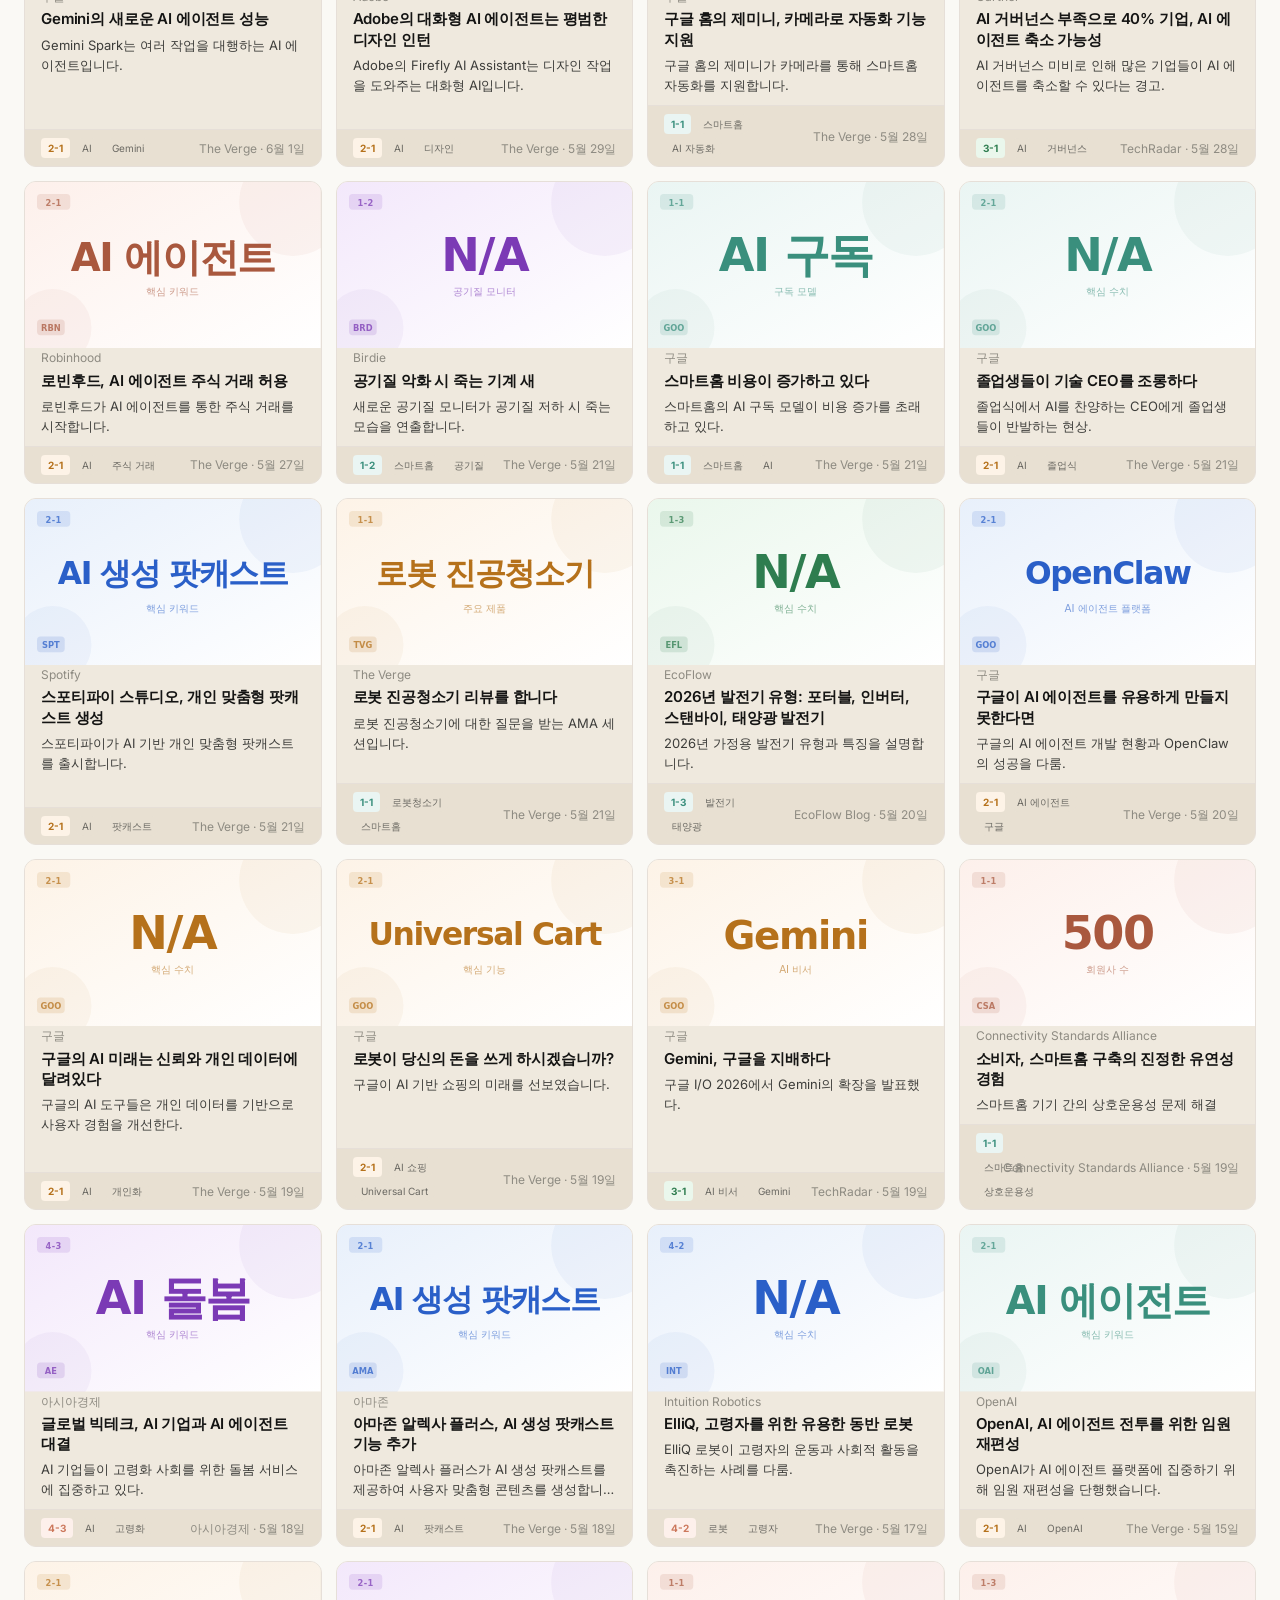
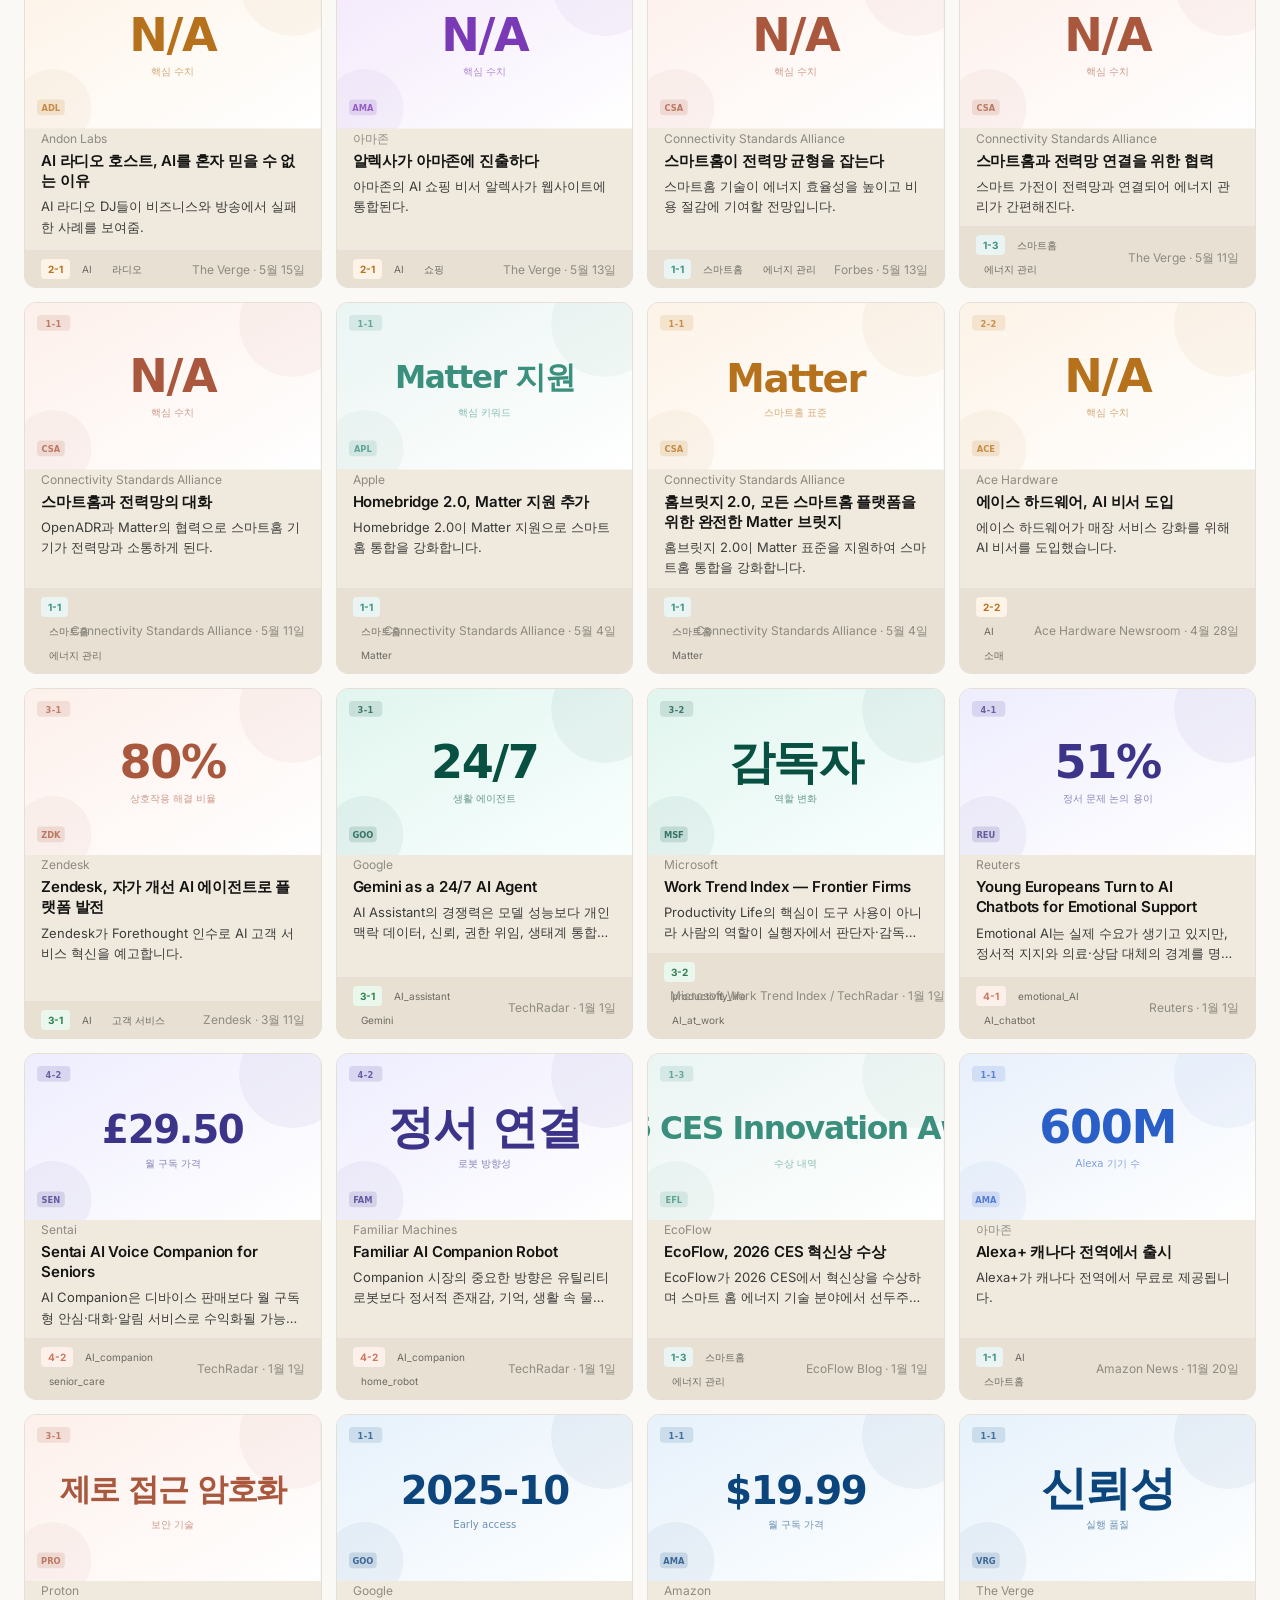
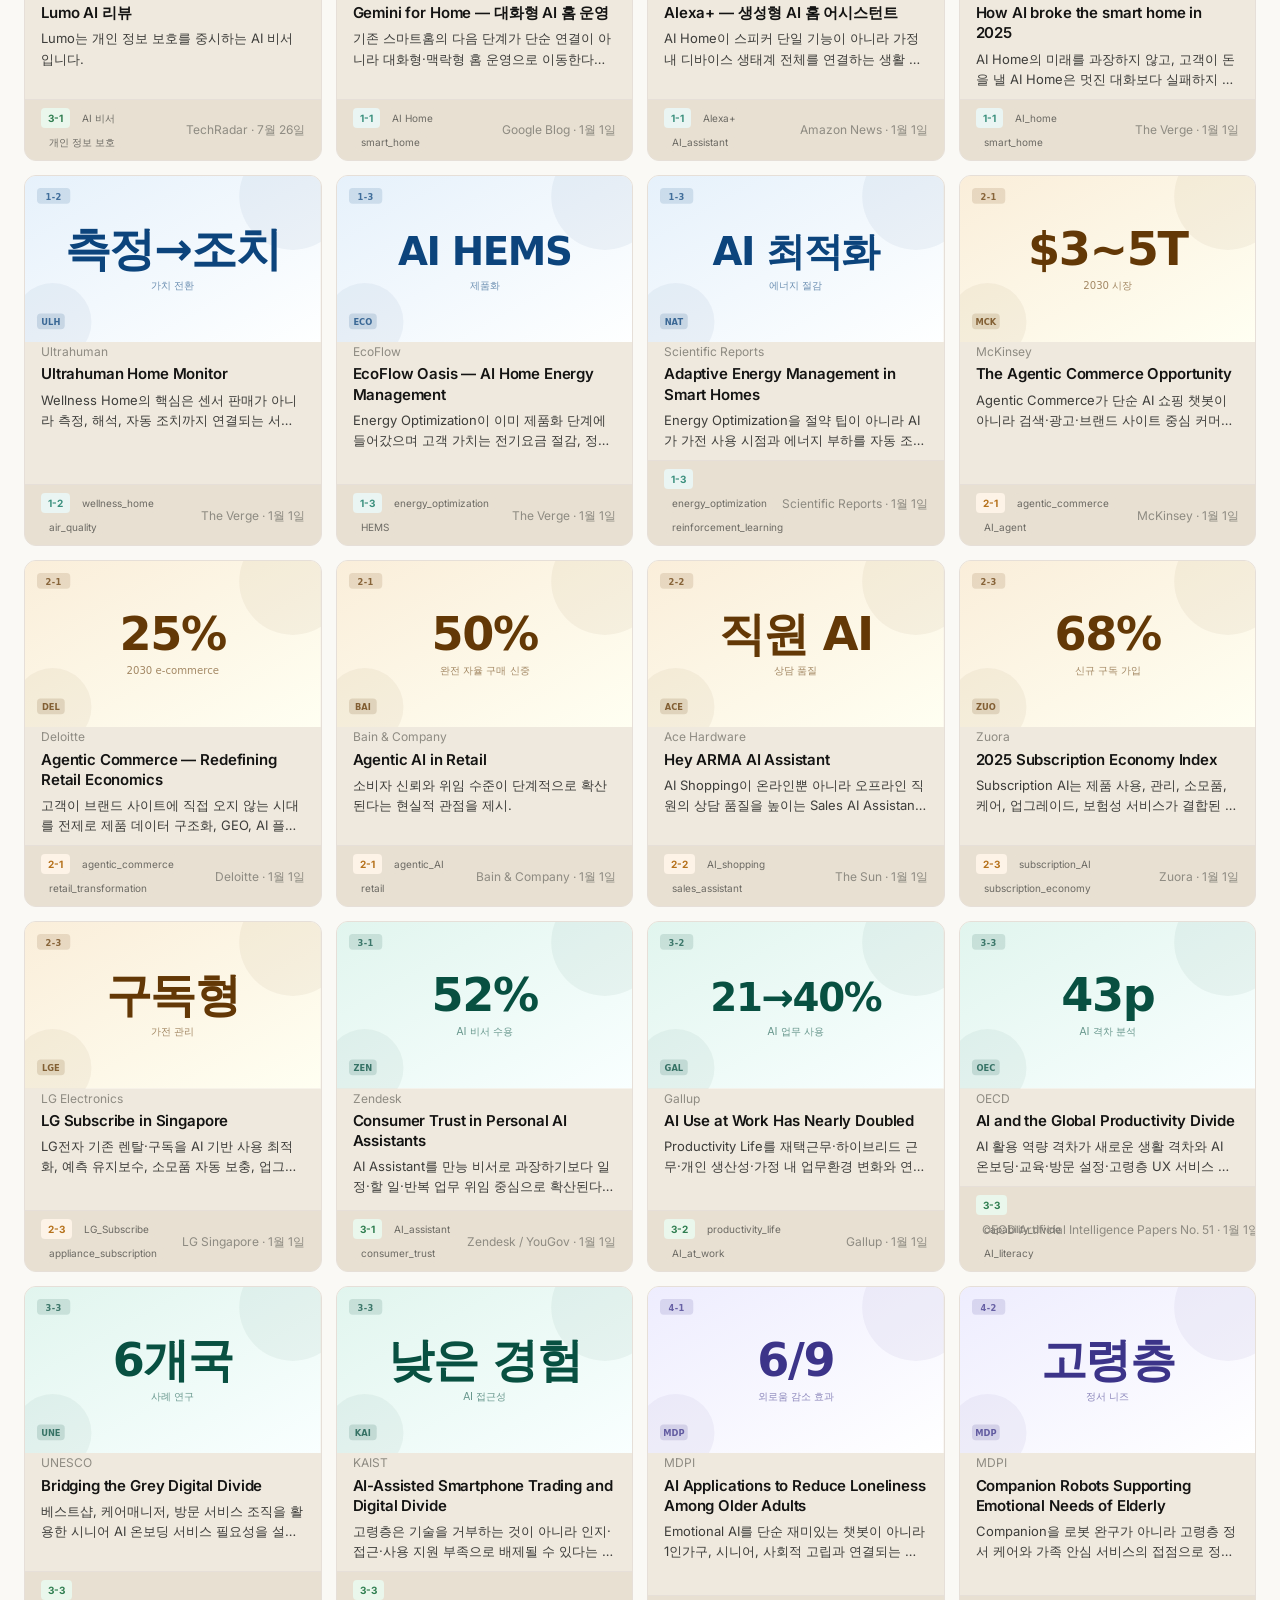
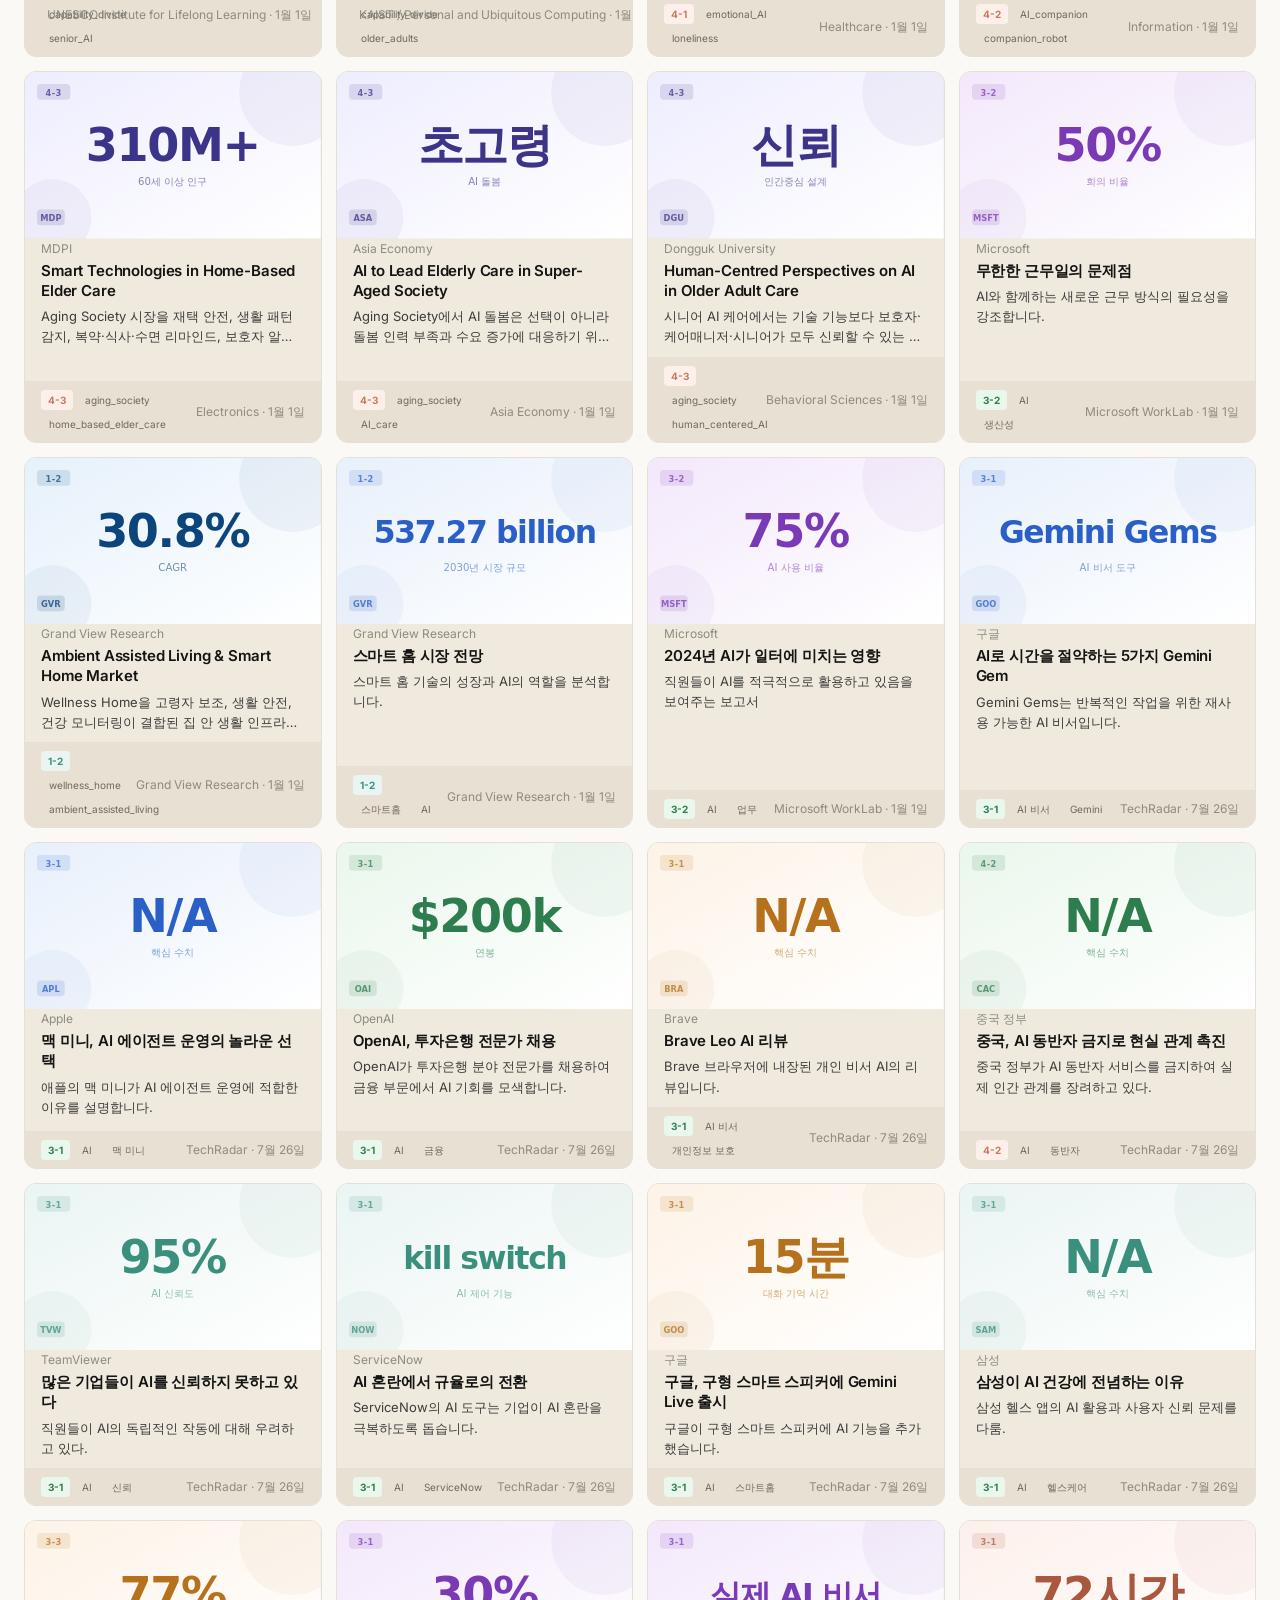
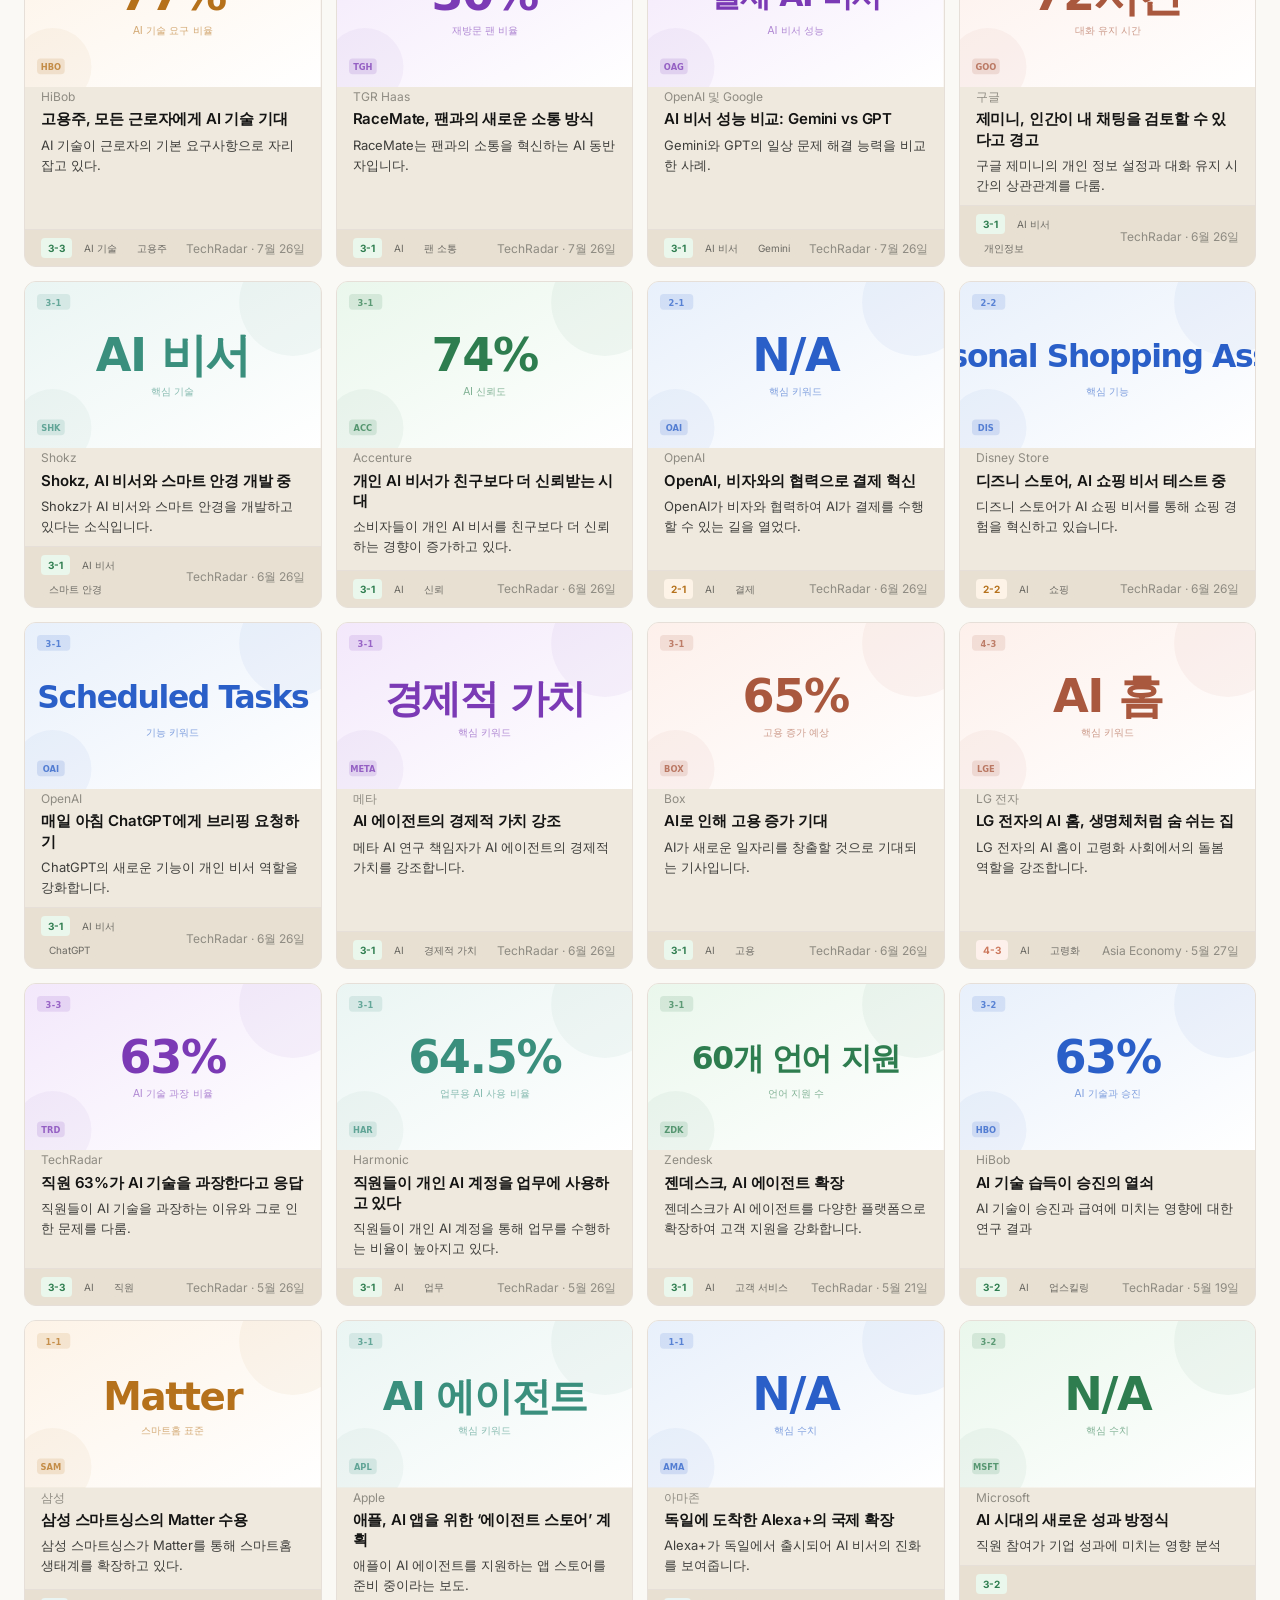
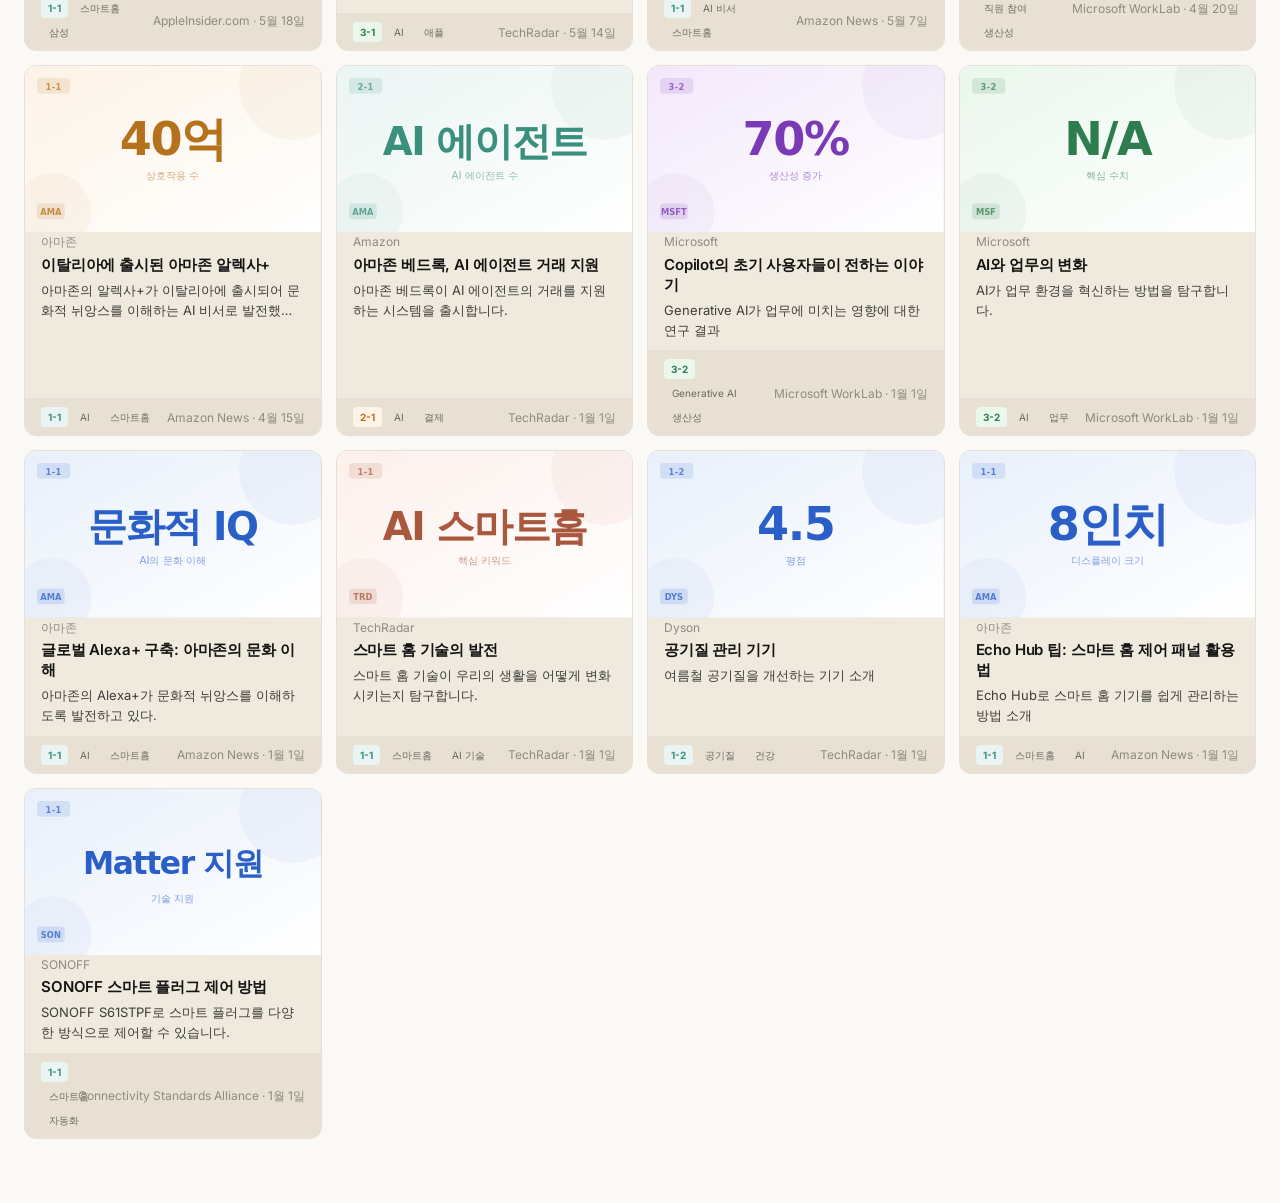
<file: docs/archive.html>
<!DOCTYPE html>
<html lang="ko">
<head>
<meta charset="UTF-8">
<meta name="viewport" content="width=device-width, initial-scale=1.0">
<title>아티클 — Life After AI</title>
<link rel="stylesheet" href="./shared.css">
<style>
body { padding-bottom: 64px; }

/* ── Page sub-header ──────────────────────────────────────── */
.hd {
  padding: 14px 24px;
  border-bottom: 0.5px solid var(--hairline);
  display: flex; align-items: center; justify-content: space-between; gap: 12px;
  background: var(--canvas);
}
.hd-left  { display: flex; align-items: baseline; gap: 10px; min-width: 0; }
.hd-title { font-family: var(--font-display); font-size: 20px; font-weight: 400; letter-spacing: -0.02em; white-space: nowrap; color: var(--ink); }
.hd-sub   { font-size: 13px; color: var(--muted-soft); white-space: nowrap; overflow: hidden; text-overflow: ellipsis; }

/* ── Filter bar ────────────────────────────────────────────── */
.filters{
  padding:10px 24px;border-bottom:0.5px solid var(--hairline);
  display:flex;align-items:center;gap:6px;overflow-x:auto;
  background:var(--canvas);position:sticky;top:64px;z-index:19;
  scrollbar-width:none
}
.filters::-webkit-scrollbar{display:none}
.f-sep{width:0.5px;height:16px;background:var(--hairline);flex-shrink:0;margin:0 2px}
.f-label{font-size:10px;font-weight:600;color:var(--muted);letter-spacing:.06em;text-transform:uppercase;flex-shrink:0}
.chip{
  font-size:12px;font-weight:500;padding:5px 14px;border-radius:9999px;
  cursor:pointer;flex-shrink:0;border:0.5px solid transparent;
  transition:all .12s;user-select:none;white-space:nowrap
}
/* all chip */
.chip-all{background:var(--ink);color:var(--canvas);border-color:var(--ink)}
.chip-all.off{background:transparent;color:var(--muted);border-color:var(--hairline)}
.chip-all.off:hover{background:var(--surface-card);color:var(--ink);border-color:var(--hairline-soft)}
/* group chips */
.chip-g1{background:var(--blue-bg);color:var(--blue);border-color:var(--blue-b)}
.chip-g1.off{background:transparent;color:var(--text3);border-color:var(--border)}
.chip-g1.off:hover{background:var(--blue-bg);color:var(--blue);border-color:var(--blue-b)}
.chip-g2{background:var(--amber-bg);color:var(--amber);border-color:var(--amber-b)}
.chip-g2.off{background:transparent;color:var(--text3);border-color:var(--border)}
.chip-g2.off:hover{background:var(--amber-bg);color:var(--amber);border-color:var(--amber-b)}
.chip-g3{background:var(--green-bg);color:var(--green);border-color:var(--green-b)}
.chip-g3.off{background:transparent;color:var(--text3);border-color:var(--border)}
.chip-g3.off:hover{background:var(--green-bg);color:var(--green);border-color:var(--green-b)}
.chip-g4{background:var(--accent-lt);color:var(--accent);border-color:var(--accent)}
.chip-g4.off{background:transparent;color:var(--text3);border-color:var(--border)}
.chip-g4.off:hover{background:var(--accent-lt);color:var(--accent);border-color:var(--accent)}

/* ── Meta row ─────────────────────────────────────────────────────────────── */
.meta{
  padding:9px 24px;display:flex;align-items:center;gap:6px;
  font-size:13px;color:var(--muted-soft);border-bottom:0.5px solid var(--hairline)
}
.meta-n{font-weight:600;color:var(--body)}
.meta-updated{margin-left:auto;font-size:12px}

/* ── Grid ─────────────────────────────────────────────────────────────────── */
.grid{
  padding:18px 24px 0;
  display:grid;
  grid-template-columns:repeat(auto-fill,minmax(268px,1fr));
  gap:14px
}

/* ── Card ─────────────────────────────────────────────────────────────────── */
.card{
  display:flex;flex-direction:column;
  text-decoration:none;color:inherit;
  border:0.5px solid var(--hairline);border-radius:var(--radius);
  overflow:hidden;background:var(--surface-card);
  transition:transform .14s,box-shadow .14s,border-color .12s;
  position:relative;cursor:pointer
}
.card:hover{
  transform:translateY(-2px);
  box-shadow:0 8px 24px rgba(20,20,19,.09);
  border-color:var(--hairline-soft)
}
/* colored header */
.card-hd{
  padding:16px 16px 10px;
  display:flex;align-items:flex-start;justify-content:space-between;gap:8px
}
.co-badge{
  width:42px;height:42px;border-radius:10px;
  display:flex;align-items:center;justify-content:center;
  font-size:12px;font-weight:600;flex-shrink:0;letter-spacing:.02em
}
.kpi-wrap{text-align:right}
.kpi-v{font-size:24px;font-weight:700;line-height:1;letter-spacing:-.03em}
.kpi-l{font-size:10px;opacity:.75;margin-top:3px;line-height:1.3}
/* body */
.card-body{padding:0 16px 10px;flex:1;display:flex;flex-direction:column;gap:3px}
.card-co{font-size:12px;color:var(--text3)}
.card-title{font-size:15px;font-weight:600;line-height:1.35;letter-spacing:-.01em}
.card-desc{
  font-size:13px;color:var(--text2);line-height:1.55;margin-top:2px;
  display:-webkit-box;-webkit-line-clamp:2;-webkit-box-orient:vertical;overflow:hidden
}
/* footer */
.card-ft{
  padding:8px 16px;border-top:0.5px solid var(--hairline);
  display:flex;align-items:center;justify-content:space-between;gap:6px;
  background:var(--surface-cream-strong);flex-shrink:0
}
.ft-left{display:flex;align-items:center;gap:4px;flex-wrap:wrap;min-width:0}
.cat-badge{font-size:10px;font-weight:700;padding:2px 7px;border-radius:4px;flex-shrink:0}
.cat-badge.g1{background:var(--blue-bg);color:var(--blue)}
.cat-badge.g2{background:var(--amber-bg);color:var(--amber)}
.cat-badge.g3{background:var(--green-bg);color:var(--green)}
.cat-badge.g4{background:var(--accent-lt);color:var(--accent)}
.tag-pill{font-size:10px;padding:2px 8px;border-radius:9999px;background:var(--surface-cream-strong);color:var(--muted);white-space:nowrap}
.card-src{font-size:12px;color:var(--text3);white-space:nowrap;flex-shrink:0}
.card-ext{font-size:11px;font-weight:500;color:var(--blue);flex-shrink:0;white-space:nowrap}
/* ── Thumbnail ─────────────────────────────────────────────── */
.card-thumb{
  aspect-ratio:16/9;overflow:hidden;
  background:var(--bg2);flex-shrink:0;position:relative
}
.cb-logo{
  width:100%;height:100%;object-fit:contain;
  padding:18px 28px;background:#fff;
  animation:cbFadeIn .28s ease both
}
@keyframes cbFadeIn{from{opacity:0}to{opacity:1}}
@media(prefers-color-scheme:dark){.cb-logo{background:#F0EDE5}}

/* ── Tooltip ──────────────────────────────────────────────────────────────── */
.tt{
  position:fixed;z-index:999;width:284px;
  background:var(--surface-dark);
  backdrop-filter:blur(8px);-webkit-backdrop-filter:blur(8px);
  color:var(--on-dark);font-size:12px;line-height:1.7;
  padding:11px 14px 13px;border-radius:12px;
  pointer-events:none;opacity:0;
  transition:opacity .14s;
  box-shadow:0 12px 32px rgba(20,20,19,.25);
  border:0.5px solid rgba(255,255,255,.08)
}
.tt.show{opacity:1}
.tt-label{
  font-size:9px;font-weight:700;letter-spacing:.08em;
  color:var(--accent-teal);margin-bottom:6px;text-transform:uppercase
}

/* ── Card delete button ───────────────────────────────────────────────────── */
.card-del{
  position:absolute;top:8px;right:8px;z-index:3;
  width:24px;height:24px;border-radius:50%;
  background:rgba(20,20,19,.55);backdrop-filter:blur(4px);
  color:#fff;font-size:14px;line-height:1;
  border:none;cursor:pointer;
  display:flex;align-items:center;justify-content:center;
  opacity:0;transition:opacity .15s, background .12s;
  flex-shrink:0
}
.card:hover .card-del{opacity:1}
.card-del:hover{background:rgba(198,69,69,.85)}
.card.processing{
  pointer-events:none;
  position:relative;
}
.card.processing::after{
  content:'';
  position:absolute;inset:0;
  background:rgba(250,249,245,.7);
  backdrop-filter:blur(2px);
  border-radius:var(--radius);
  z-index:4
}
.card-spinner{
  position:absolute;top:50%;left:50%;
  transform:translate(-50%,-50%);
  width:22px;height:22px;
  border:2.5px solid var(--hairline);
  border-top-color:var(--primary);
  border-radius:50%;
  animation:spin .7s linear infinite;
  z-index:5;display:none
}
@keyframes spin{to{transform:translate(-50%,-50%) rotate(360deg)}}
.card.processing .card-spinner{display:block}
.card.deleted{
  opacity:0;transform:scale(.96);
  transition:opacity .3s,transform .3s;
  pointer-events:none
}

/* ── Confirm overlay ──────────────────────────────────────────────────────── */
.confirm-bg{
  position:fixed;inset:0;background:rgba(20,20,19,.45);
  backdrop-filter:blur(5px);z-index:500;
  display:none;align-items:center;justify-content:center;padding:20px
}
.confirm-bg.open{display:flex}
.confirm-box{
  background:var(--surface-card);border-radius:14px;
  width:100%;max-width:360px;padding:26px 24px 20px;
  box-shadow:0 20px 56px rgba(20,20,19,.22);
  border:0.5px solid var(--hairline)
}
.confirm-icon{font-size:24px;margin-bottom:12px}
.confirm-title{font-size:15px;font-weight:600;color:var(--ink);margin-bottom:6px}
.confirm-desc{
  font-size:13px;color:var(--body);line-height:1.6;margin-bottom:20px;
  display:-webkit-box;-webkit-line-clamp:2;-webkit-box-orient:vertical;overflow:hidden
}
.confirm-btns{display:flex;gap:8px;justify-content:flex-end}

/* ── Toast ────────────────────────────────────────────────────────────────── */
.arc-toast{
  position:fixed;bottom:24px;left:50%;transform:translateX(-50%);
  background:var(--surface-dark);color:var(--on-dark);
  font-size:12px;padding:10px 18px;border-radius:9999px;
  opacity:0;transition:opacity .2s;pointer-events:none;
  white-space:nowrap;z-index:600;
  box-shadow:0 8px 24px rgba(20,20,19,.28);
  border:0.5px solid rgba(255,255,255,.08)
}
.arc-toast.show{opacity:1}


/* ── Empty / Loading ──────────────────────────────────────────────────────── */
.empty{
  grid-column:1/-1;padding:56px 0;text-align:center;
  font-size:13px;color:var(--text3)
}
.loading-row{
  display:flex;align-items:center;justify-content:center;
  height:38vh;font-size:13px;color:var(--text3)
}

/* ── Token notice banner ──────────────────────────────────────────────────── */
.token-notice{
  display:none;
  margin:10px 24px 0;padding:10px 14px;
  border-radius:8px;border:0.5px solid var(--g2-b);
  background:var(--g2-bg);font-size:12px;color:var(--g2);
  align-items:center;gap:10px;cursor:pointer
}
.token-notice.show{display:flex}
.token-notice:hover{opacity:.85}

/* ── Token inline input ───────────────────────────────────────────────────── */
.token-form{
  display:none;
  margin:10px 24px 0;padding:14px 16px;
  border-radius:8px;border:0.5px solid var(--hairline);
  background:var(--surface-card);
  align-items:center;gap:8px;flex-wrap:wrap
}
.token-form.show{display:flex}
.token-form input{
  flex:1;min-width:200px;padding:7px 10px;
  border:1px solid var(--hairline);border-radius:7px;
  background:var(--canvas);color:var(--ink);
  font-family:monospace;font-size:12px;outline:none;
  transition:border-color .12s
}
.token-form input:focus{border-color:var(--primary)}
.token-form-label{font-size:12px;color:var(--muted);white-space:nowrap}

@media(max-width:640px){
  .hd{padding:12px 16px}
  .hd-sub{display:none}
  .filters{padding:8px 16px;top:60px}
  .meta{padding:7px 16px}
  .grid{padding:14px 16px 0;gap:10px}
}
</style>
</head>
<body>

<!-- ── Page sub-header ───────────────────────────────────────────────────── -->
<header class="hd">
  <div class="hd-left">
    <span class="hd-title">AI 생활 변화 아티클</span>
    <span class="hd-sub" id="hd-sub">로딩 중...</span>
  </div>
</header>

<!-- ── Token notice (미설정 시 표시) ─────────────────────────────────────── -->
<div class="token-notice" id="token-notice" onclick="showTokenForm()">
  🔑 삭제 기능을 사용하려면 GitHub 토큰이 필요합니다 — 클릭해서 설정하세요
</div>
<div class="token-form" id="token-form">
  <span class="token-form-label">GitHub PAT</span>
  <input type="password" id="pat-input" placeholder="ghp_xxxxxxxxxxxxxxxxxxxx"
         onkeydown="if(event.key==='Enter') savePAT()">
  <button class="btn btn-primary btn-sm" onclick="savePAT()">저장</button>
  <button class="btn btn-ghost btn-sm" onclick="hideTokenForm()">취소</button>
</div>

<!-- ── Filter bar ────────────────────────────────────────────────────────── -->
<div class="filters" id="filters">
  <span style="font-size:11px;color:var(--text3)">필터 로딩 중...</span>
</div>

<!-- ── Meta row ──────────────────────────────────────────────────────────── -->
<div class="meta">
  <span class="meta-n" id="meta-n">–</span>
  <span>개 아티클 표시 중</span>
  <span class="meta-updated" id="meta-updated"></span>
</div>

<!-- ── Card grid ─────────────────────────────────────────────────────────── -->
<main class="grid" id="grid">
  <div class="loading-row" style="grid-column:1/-1">데이터 불러오는 중...</div>
</main>

<!-- ── Tooltip ────────────────────────────────────────────────────────────── -->
<div class="tt" id="tt">
  <div class="tt-label">아티클 요약</div>
  <div id="tt-text"></div>
</div>

<!-- ── Delete confirm ────────────────────────────────────────────────────── -->
<div class="confirm-bg" id="confirm-bg">
  <div class="confirm-box">
    <div class="confirm-icon">🗑</div>
    <div class="confirm-title">아티클을 삭제할까요?</div>
    <div class="confirm-desc" id="confirm-desc"></div>
    <div class="confirm-btns">
      <button class="btn btn-ghost btn-sm" onclick="confirmNo()">취소</button>
      <button class="btn btn-danger btn-sm" onclick="confirmYes()">삭제</button>
    </div>
  </div>
</div>

<!-- ── Toast ──────────────────────────────────────────────────────────────── -->
<div class="arc-toast" id="arc-toast"></div>

<script>
let DB = null;
let activeCat = 'all';

// ── Tooltip ───────────────────────────────────────────────────────────────────
const ttEl   = document.getElementById('tt');
const ttText = document.getElementById('tt-text');
const TT_W = 300, TT_H = 130;

document.addEventListener('mousemove', e => {
  const x = e.clientX + 16, y = e.clientY - 10;
  ttEl.style.left = (x + TT_W > window.innerWidth  ? e.clientX - TT_W - 10 : x) + 'px';
  ttEl.style.top  = (y + TT_H > window.innerHeight ? e.clientY - TT_H - 10 : y) + 'px';
});

function showTip(text) { ttText.textContent = text; ttEl.classList.add('show'); }
function hideTip()     { ttEl.classList.remove('show'); }

// ── Load data ─────────────────────────────────────────────────────────────────
async function load() {
  try {
    const res = await fetch('./data/cases.json');
    if (!res.ok) throw new Error(res.status);
    DB = await res.json();
    buildFilters();
    render('all');
    document.getElementById('hd-sub').textContent =
      `Life After AI · ${DB.meta.total_cases}개 아티클`;
    document.getElementById('meta-updated').textContent =
      '최종 갱신 ' + new Date(DB.meta.last_updated).toLocaleDateString('ko-KR');
  } catch(e) {
    document.getElementById('grid').innerHTML =
      '<div class="empty">데이터 로드 실패. articles.json을 확인하세요.</div>';
  }
}

// ── Build filter chips ────────────────────────────────────────────────────────
const GROUPS = {
  '1': { label: '생활 공간 변화', cls: 'g1' },
  '2': { label: '소비 행동 변화', cls: 'g2' },
  '3': { label: '개인 행동 변화', cls: 'g3' },
  '4': { label: '인간 관계 변화', cls: 'g4' },
};

function buildFilters() {
  const cats = DB.categories;

  let h = `<span class="chip chip-all" id="chip-all" onclick="selFilter('all')">전체 ${DB.cases.length}</span>`;

  Object.entries(GROUPS).forEach(([prefix, g]) => {
    const groupCats = Object.entries(cats).filter(([id]) => id.startsWith(prefix + '-'));
    if (!groupCats.length) return;
    h += `<div class="f-sep"></div><span class="f-label">${g.label}</span>`;
    groupCats.forEach(([id, cat]) => {
      const n = DB.cases.filter(c => c.category === id).length;
      h += `<span class="chip chip-${g.cls} off" id="chip-${id}" onclick="selFilter('${id}')">${id} · ${cat.name} <strong>${n}</strong></span>`;
    });
  });

  document.getElementById('filters').innerHTML = h;
}

// ── Filter select ─────────────────────────────────────────────────────────────
function selFilter(id) {
  document.querySelectorAll('.chip').forEach(el => el.classList.add('off'));
  const target = document.getElementById('chip-' + (id === 'all' ? 'all' : id));
  if (target) target.classList.remove('off');
  activeCat = id;
  render(id);
}

// ── Render ────────────────────────────────────────────────────────────────────
function render(catId) {
  const list = (catId === 'all'
    ? [...DB.cases]
    : DB.cases.filter(c => c.category === catId)
  ).sort((a, b) => (b.published_date||b.added_date||'').localeCompare(a.published_date||a.added_date||''));

  document.getElementById('meta-n').textContent = list.length;

  const grid = document.getElementById('grid');
  if (!list.length) {
    grid.innerHTML = '<div class="empty">해당 카테고리에 아티클이 없습니다.</div>';
    return;
  }
  grid.innerHTML = '';
  list.forEach(c => grid.appendChild(makeCard(c)));
}

// ── Thumb helpers ──────────────────────────────────────────────────────────────
function lightenHex(hex, amt) {
  const n = parseInt(hex.replace('#',''), 16);
  const r = Math.min(255, (n >> 16) + amt);
  const g = Math.min(255, ((n >> 8) & 0xFF) + amt);
  const b = Math.min(255, (n & 0xFF) + amt);
  return '#' + [r,g,b].map(v => v.toString(16).padStart(2,'0')).join('');
}

function companyDomain(name) {
  return name.toLowerCase()
    .normalize('NFD').replace(/[̀-ͯ]/g, '')
    .replace(/['''ʼ]/g, '')
    .replace(/\bthe\s+/g, '')
    .replace(/[^a-z0-9]/g, '')
    + '.com';
}

function svgThumb(c) {
  const uid = 'g' + c.id.replace(/[^a-z0-9]/gi, '');
  const bg2 = lightenHex(c.color_bg, 24);
  const tc  = c.color_text;
  const kv  = (c.kpi_value || '').replace(/&/g,'&amp;').replace(/</g,'&lt;');
  const kl  = (c.kpi_label || '').replace(/&/g,'&amp;').replace(/</g,'&lt;');
  const sh  = (c.short     || '').replace(/&/g,'&amp;');
  const fs  = kv.length > 7 ? 34 : kv.length > 5 ? 42 : 50;
  const ky  = fs < 42 ? 92 : 96;
  return `<svg xmlns="http://www.w3.org/2000/svg" viewBox="0 0 320 180" width="100%" height="100%" style="display:block">
  <defs>
    <linearGradient id="${uid}" x1="0" y1="0" x2="1" y2="1">
      <stop offset="0%" stop-color="${c.color_bg}"/>
      <stop offset="100%" stop-color="${bg2}"/>
    </linearGradient>
  </defs>
  <rect width="320" height="180" fill="url(#${uid})"/>
  <circle cx="290" cy="22"  r="58" fill="${tc}" opacity=".05"/>
  <circle cx="30"  cy="158" r="42" fill="${tc}" opacity=".05"/>
  <rect x="13" y="13" width="36" height="17" rx="4" fill="${tc}" opacity=".13"/>
  <text x="31" y="25.5" font-family="system-ui,sans-serif" font-size="9" font-weight="700"
    fill="${tc}" opacity=".72" text-anchor="middle" letter-spacing=".5">${c.category}</text>
  <text x="160" y="${ky}" font-family="system-ui,sans-serif" font-size="${fs}" font-weight="700"
    fill="${tc}" text-anchor="middle" letter-spacing="-1.5">${kv}</text>
  <text x="160" y="122" font-family="system-ui,sans-serif" font-size="11"
    fill="${tc}" opacity=".58" text-anchor="middle">${kl}</text>
  <rect x="13" y="149" width="30" height="17" rx="4" fill="${tc}" opacity=".14"/>
  <text x="28" y="161.5" font-family="system-ui,sans-serif" font-size="9" font-weight="700"
    fill="${tc}" opacity=".75" text-anchor="middle">${sh}</text>
</svg>`;
}

function buildThumb(c) {
  const wrap = document.createElement('div');
  wrap.className = 'card-thumb';
  wrap.innerHTML = svgThumb(c);                // SVG 즉시 표시

  const img = new Image();
  img.onload = () => {                         // Clearbit 성공 시 교체
    wrap.innerHTML = '';
    img.className = 'cb-logo';
    wrap.appendChild(img);
  };
  img.src = `https://logo.clearbit.com/${companyDomain(c.company)}?size=256`;
  return wrap;
}

// ── Make card ──────────────────────────────────────────────────────────────────
function makeCard(c) {
  const cat    = DB.categories[c.category] || {};
  const g = 'g' + (c.category.split('-')[0] || '1');
  const dateStr = (c.published_date || c.added_date)
    ? new Date(c.published_date || c.added_date).toLocaleDateString('ko-KR', {month:'short', day:'numeric'})
    : '';
  const tags = (c.tags || []).slice(0, 2)
    .map(t => `<span class="tag-pill">${t}</span>`).join('');
  const srcShort = (c.source || '').split(',')[0].trim();

  const a = document.createElement('a');
  a.className = 'card';
  a.id        = 'card-' + c.id;
  a.href      = c.url;
  a.target    = '_blank';
  a.rel       = 'noopener noreferrer';

  // 스피너 (처리 중 표시)
  const spinner = document.createElement('div');
  spinner.className = 'card-spinner';
  a.appendChild(spinner);

  // X 삭제 버튼
  const delBtn = document.createElement('button');
  delBtn.className   = 'card-del';
  delBtn.title       = '삭제';
  delBtn.textContent = '×';
  delBtn.addEventListener('click', e => {
    e.preventDefault();
    e.stopPropagation();
    askDelete(c);
  });
  a.appendChild(delBtn);

  a.appendChild(buildThumb(c));               // thumb (Clearbit or SVG)

  const body = document.createElement('div');
  body.className = 'card-body';
  body.innerHTML = `
    <div class="card-co">${c.company}</div>
    <div class="card-title">${c.title}</div>
    <div class="card-desc">${c.description}</div>`;
  a.appendChild(body);

  const ft = document.createElement('div');
  ft.className = 'card-ft';
  ft.innerHTML = `
    <div class="ft-left">
      <span class="cat-badge ${g}">${c.category}</span>
      ${tags}
    </div>
    <span class="card-src">${srcShort} · ${dateStr}</span>`;
  a.appendChild(ft);

  if (c.body) {
    a.addEventListener('mouseenter', () => showTip(c.body));
    a.addEventListener('mouseleave', hideTip);
  }
  return a;
}

load();

/* PAT — articles.html과 동일한 localStorage 키(gh_pat) 공유 */
const PAT_KEY = 'gh_pat';
const REPO    = 'skykelly/ai-future-blog';
function getPAT() { return localStorage.getItem(PAT_KEY) || ''; }

function updateTokenUI() {
  const hasToken = !!getPAT();
  document.getElementById('token-notice').classList.toggle('show', !hasToken);
  if (hasToken) hideTokenForm();
}
function showTokenForm() {
  document.getElementById('token-notice').classList.remove('show');
  document.getElementById('token-form').classList.add('show');
  setTimeout(() => document.getElementById('pat-input').focus(), 50);
}
function hideTokenForm() {
  document.getElementById('token-form').classList.remove('show');
  updateTokenUI();
}
function savePAT() {
  const v = document.getElementById('pat-input').value.trim();
  if (!v) return;
  localStorage.setItem(PAT_KEY, v);
  document.getElementById('pat-input').value = '';
  updateTokenUI();
  arcToast('✓ 토큰이 저장됐습니다');
}
updateTokenUI();

/* ══════════════════════════════════════════════════════════
   Toast
══════════════════════════════════════════════════════════ */
let _toastTimer = null;
function arcToast(msg) {
  const el = document.getElementById('arc-toast');
  el.textContent = msg;
  el.classList.add('show');
  clearTimeout(_toastTimer);
  _toastTimer = setTimeout(() => el.classList.remove('show'), 2800);
}

/* ══════════════════════════════════════════════════════════
   Delete — confirm + GitHub API
══════════════════════════════════════════════════════════ */
let _pendingCase = null;

function askDelete(c) {
  _pendingCase = c;
  document.getElementById('confirm-desc').textContent =
    `[${c.category}] ${c.company} — ${c.title}`;
  document.getElementById('confirm-bg').classList.add('open');
}

function confirmNo() {
  _pendingCase = null;
  document.getElementById('confirm-bg').classList.remove('open');
}

async function confirmYes() {
  document.getElementById('confirm-bg').classList.remove('open');
  const c = _pendingCase; _pendingCase = null;
  if (!c) return;

  const token = getPAT();
  if (!token) { arcToast('❌ 토큰 미설정 — 페이지 상단 안내를 클릭하세요'); return; }

  const cardEl = document.getElementById('card-' + c.id);
  if (cardEl) cardEl.classList.add('processing');
  arcToast('삭제 중...');

  const ok = await deleteViaAPI([c.id], token);
  if (ok) {
    if (cardEl) { cardEl.classList.remove('processing'); cardEl.classList.add('deleted'); setTimeout(() => cardEl.remove(), 320); }
    const m = document.getElementById('meta-n');
    if (m) m.textContent = Math.max(0, parseInt(m.textContent || '0') - 1);
    arcToast('✓ 삭제 완료');
  } else {
    if (cardEl) cardEl.classList.remove('processing');
  }
}

async function deleteViaAPI(ids, token) {
  const paths = ['docs/data/cases.json'];
  try {
    for (const path of paths) {
      const metaRes = await fetch(
        `https://api.github.com/repos/${REPO}/contents/${path}`,
        { headers: { Authorization: `Bearer ${token}`, Accept: 'application/vnd.github+json' } }
      );
      if (!metaRes.ok) throw new Error(`읽기 실패: ${path} (${metaRes.status})`);
      const meta = await metaRes.json();

      const db = JSON.parse(atob(meta.content.replace(/\s/g, '')));
      db.cases = db.cases.filter(c => !ids.includes(c.id));
      db.meta.total_cases  = db.cases.length;
      db.meta.last_updated = new Date().toISOString();

      const encoded = btoa(unescape(encodeURIComponent(JSON.stringify(db, null, 2))));
      const putRes = await fetch(
        `https://api.github.com/repos/${REPO}/contents/${path}`,
        {
          method: 'PUT',
          headers: { Authorization: `Bearer ${token}`, Accept: 'application/vnd.github+json', 'Content-Type': 'application/json', 'X-GitHub-Api-Version': '2022-11-28' },
          body: JSON.stringify({ message: `chore(articles): delete [${ids.join(',')}] [manual]`, content: encoded, sha: meta.sha, branch: 'main' }),
        }
      );
      if (!putRes.ok) {
        const err = await putRes.json().catch(() => ({}));
        throw new Error(err.message || `저장 실패 (${putRes.status})`);
      }
    }
    return true;
  } catch(e) {
    arcToast(`❌ ${e.message}`);
    return false;
  }
}
</script>
<script src="./nav.js"></script>
</body>
</html>
</file>
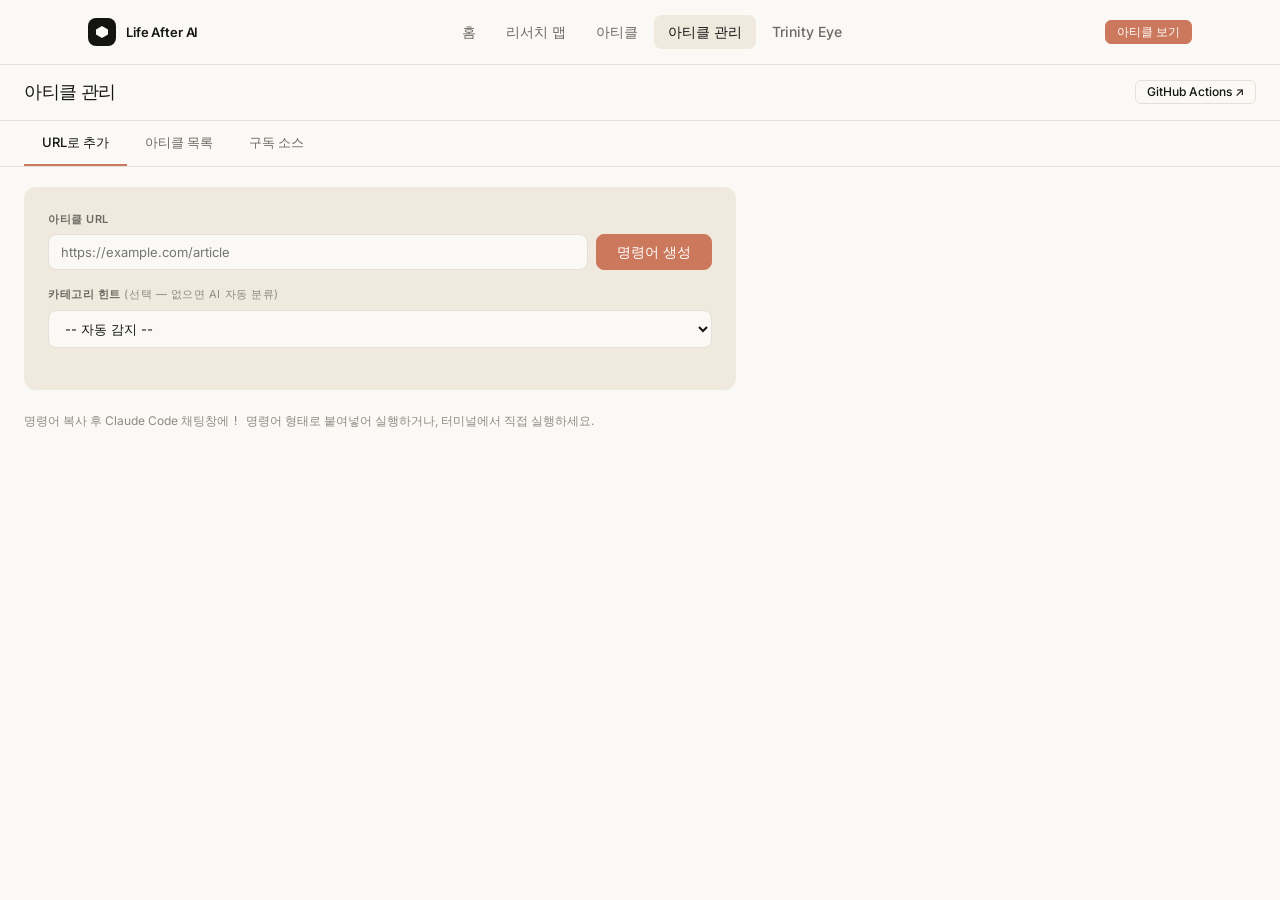
<file: docs/articles.html>
<!DOCTYPE html>
<html lang="ko">
<head>
<meta charset="UTF-8">
<meta name="viewport" content="width=device-width, initial-scale=1.0">
<title>아티클 관리 — Life After AI</title>
<link rel="stylesheet" href="./shared.css">
<style>
body { padding-bottom: 80px; font-size: 14px; }

/* ── Page sub-header ──────────────────────────────────────── */
.hd {
  padding: 13px 24px;
  border-bottom: 0.5px solid var(--hairline);
  display: flex; align-items: center; justify-content: space-between; gap: 12px;
  position: sticky; top: 64px; background: var(--canvas); z-index: 30;
  backdrop-filter: blur(12px);
}
.hd-title {
  font-family: var(--font-display); font-size: 18px; font-weight: 400;
  letter-spacing: -0.02em; color: var(--ink);
}

/* ── Top-level tabs ───────────────────────────────────────── */
.top-tabs {
  padding: 0 24px; border-bottom: 0.5px solid var(--hairline);
  display: flex; background: var(--canvas);
  position: sticky; top: 107px; z-index: 29;
}
.top-tab {
  font-size: 13px; font-weight: 500; padding: 11px 18px; cursor: pointer;
  border-bottom: 2px solid transparent; color: var(--muted);
  transition: all .12s; user-select: none;
}
.top-tab:hover { color: var(--ink); }
.top-tab.on    { color: var(--ink); border-bottom-color: var(--primary); }

/* ── Panels ───────────────────────────────────────────────── */
.panel { display: none; }
.panel.on { display: block; }

/* ──────────────────────────────────────────────────────────
   TAB 1 & 2 — URL 추가 / 아티클 목록
─────────────────────────────────────────────────────────── */
#panel-add, #panel-manage { padding: 20px 24px; max-width: 760px; }
#panel-manage { max-width: 100%; padding: 0; }

/* Add form */
.form-card {
  background: var(--surface-card); border-radius: 12px;
  padding: 24px; margin-bottom: 20px;
}
.form-card label {
  display: block; font-size: 11px; font-weight: 600;
  color: var(--muted); letter-spacing: .05em; text-transform: uppercase;
  margin-bottom: 6px;
}
.url-row { display: flex; gap: 8px; margin-bottom: 16px; }
.url-row input, .cat-select {
  padding: 9px 12px; border: 1px solid var(--hairline); border-radius: 8px;
  background: var(--canvas); color: var(--ink);
  font-family: var(--font); font-size: 13px; outline: none;
  transition: border-color .12s;
}
.url-row input { flex: 1; }
.url-row input:focus, .cat-select:focus {
  border-color: var(--primary); box-shadow: 0 0 0 3px rgba(204,120,92,.12);
}
.cat-select { width: 100%; margin-bottom: 18px; }

/* Command block */
.cmd-wrap { display: none; background: var(--surface-dark); border-radius: 10px; padding: 16px 16px 14px; margin-top: 4px; }
.cmd-wrap.show { display: block; }
.cmd-label { font-size: 10px; font-weight: 700; letter-spacing: .08em; text-transform: uppercase; color: var(--accent-teal); margin-bottom: 8px; }
.cmd-text  { font-family: "JetBrains Mono","SFMono-Regular",monospace; font-size: 12px; line-height: 1.7; color: var(--on-dark); white-space: pre-wrap; word-break: break-all; margin-bottom: 12px; }
.cmd-actions { display: flex; gap: 8px; align-items: center; }
.btn-copy { font-size: 12px; font-weight: 500; padding: 5px 14px; border-radius: 6px; border: 1px solid rgba(255,255,255,.15); background: rgba(255,255,255,.08); color: var(--on-dark); cursor: pointer; transition: all .12s; }
.btn-copy:hover { background: rgba(255,255,255,.16); }
.btn-copy.copied { color: var(--accent-teal); border-color: var(--accent-teal); }
.cmd-hint { font-size: 11px; color: var(--on-dark-soft); margin-left: 4px; }

/* Article filter / table */
.art-filter {
  display: flex; gap: 6px; flex-wrap: wrap; align-items: center;
  padding: 10px 24px; border-bottom: 0.5px solid var(--hairline);
  background: var(--canvas); position: sticky; top: 150px; z-index: 19;
}
.chip {
  font-size: 12px; font-weight: 500; padding: 5px 13px; border-radius: 9999px;
  cursor: pointer; border: 0.5px solid var(--hairline); background: transparent; color: var(--muted);
  transition: all .12s; user-select: none;
}
.chip:hover { background: var(--surface-card); color: var(--ink); }
.chip.on    { background: var(--ink); color: var(--canvas); border-color: var(--ink); }
.search-input {
  margin-left: auto; padding: 6px 12px; width: 180px;
  border: 1px solid var(--hairline); border-radius: 8px;
  background: var(--canvas); color: var(--ink);
  font-family: var(--font); font-size: 12px; outline: none;
}
.search-input:focus { border-color: var(--primary); }

.art-meta {
  padding: 8px 24px; font-size: 12px; color: var(--muted-soft);
  border-bottom: 0.5px solid var(--hairline);
  display: flex; align-items: center; gap: 8px;
}
.sel-badge {
  font-size: 11px; font-weight: 600; color: var(--g4); background: var(--g4-bg);
  padding: 2px 8px; border-radius: 9999px; display: none;
}
.sel-badge.on { display: inline-block; }

.art-tbl-wrap { padding: 0 24px; overflow-x: auto; }
.art-tbl-wrap table { width: 100%; border-collapse: collapse; min-width: 520px; }
.art-tbl-wrap th {
  font-size: 11px; font-weight: 600; color: var(--muted); letter-spacing: .05em;
  text-transform: uppercase; padding: 0 10px 8px; text-align: left;
  border-bottom: 0.5px solid var(--hairline);
}
.art-tbl-wrap td { padding: 10px; border-bottom: 0.5px solid var(--hairline); vertical-align: middle; }
.art-tbl-wrap tr:last-child td { border-bottom: none; }
.art-tbl-wrap tr:hover td { background: var(--surface-card); }
.art-tbl-wrap tr.selected td { background: var(--g4-bg); }
.td-title { font-weight: 500; font-size: 13px; color: var(--ink); }
.td-title a { color: inherit; text-decoration: none; }
.td-title a:hover { color: var(--primary); }
.td-co   { font-size: 12px; color: var(--muted-soft); }
.td-date { font-size: 12px; color: var(--muted-soft); white-space: nowrap; }
.row-check { width: 16px; height: 16px; accent-color: var(--primary); cursor: pointer; }

/* Row delete button */
.art-del-btn {
  background: none; border: none; cursor: pointer;
  color: var(--muted-soft); font-size: 16px; line-height: 1;
  padding: 2px 7px; border-radius: 4px; transition: color .12s, background .12s;
}
.art-del-btn:hover { color: var(--error); background: var(--red-bg); }

/* Row processing / deleted */
.art-tbl-wrap tr.art-processing td { opacity: .35; pointer-events: none; }
.art-tbl-wrap tr.art-processing .art-del-btn { display: none; }
.art-tbl-wrap tr.art-deleted { display: none; }

/* Token notice + inline form */
.art-token-notice {
  display: none; margin: 8px 24px 0; padding: 9px 14px; border-radius: 8px;
  background: var(--g2-bg); border: 0.5px solid var(--g2-b);
  font-size: 12px; color: var(--g2); align-items: center; gap: 10px; cursor: pointer;
}
.art-token-notice.show { display: flex; }
.art-token-notice:hover { opacity: .85; }
.art-token-form {
  display: none; margin: 8px 24px 0; padding: 12px 16px; border-radius: 8px;
  background: var(--surface-card); border: 0.5px solid var(--hairline);
  align-items: center; gap: 8px; flex-wrap: wrap;
}
.art-token-form.show { display: flex; }
.art-token-form input {
  flex: 1; min-width: 180px; padding: 7px 10px; border: 1px solid var(--hairline);
  border-radius: 7px; background: var(--canvas); color: var(--ink);
  font-family: monospace; font-size: 12px; outline: none; transition: border-color .12s;
}
.art-token-form input:focus { border-color: var(--primary); }
.art-token-form-label { font-size: 12px; color: var(--muted); white-space: nowrap; }

/* Article confirm modal */
.art-confirm-bg {
  position: fixed; inset: 0; background: rgba(20,20,19,.45);
  backdrop-filter: blur(5px); z-index: 500;
  display: none; align-items: center; justify-content: center; padding: 20px;
}
.art-confirm-bg.open { display: flex; }
.art-confirm-box {
  background: var(--surface-card); border-radius: 14px;
  width: 100%; max-width: 360px; padding: 26px 24px 20px;
  box-shadow: 0 20px 56px rgba(20,20,19,.22); border: 0.5px solid var(--hairline);
}
.art-confirm-icon  { font-size: 24px; margin-bottom: 12px; }
.art-confirm-title { font-size: 15px; font-weight: 600; color: var(--ink); margin-bottom: 6px; }
.art-confirm-desc  {
  font-size: 13px; color: var(--body); line-height: 1.6; margin-bottom: 20px;
  display: -webkit-box; -webkit-line-clamp: 2; -webkit-box-orient: vertical; overflow: hidden;
}
.art-confirm-btns  { display: flex; gap: 8px; justify-content: flex-end; }

/* Article toast */
.art-toast {
  position: fixed; bottom: 24px; left: 50%; transform: translateX(-50%);
  background: var(--surface-dark); color: var(--on-dark);
  font-size: 12px; padding: 10px 18px; border-radius: 9999px;
  opacity: 0; transition: opacity .2s; pointer-events: none;
  white-space: nowrap; z-index: 600;
  box-shadow: 0 8px 24px rgba(20,20,19,.28); border: 0.5px solid rgba(255,255,255,.08);
}
.art-toast.show { opacity: 1; }

/* Delete command bar */
.del-bar {
  position: fixed; bottom: 0; left: 0; right: 0;
  padding: 0 24px 16px;
  background: color-mix(in srgb, var(--canvas) 96%, transparent);
  backdrop-filter: blur(16px); border-top: 0.5px solid var(--hairline);
  z-index: 40; display: none;
}
.del-bar.show { display: block; }
.del-bar-inner { background: var(--surface-dark); border-radius: 12px; padding: 14px 16px 12px; margin-top: 12px; }
.del-bar-head { display: flex; align-items: center; justify-content: space-between; margin-bottom: 10px; }
.del-bar-label { font-size: 11px; font-weight: 700; letter-spacing: .08em; text-transform: uppercase; color: var(--accent-teal); }
.del-bar-close { font-size: 18px; color: var(--on-dark-soft); cursor: pointer; line-height: 1; }
.del-bar-close:hover { color: var(--on-dark); }

/* ──────────────────────────────────────────────────────────
   TAB 3 — 구독 소스 (admin content)
─────────────────────────────────────────────────────────── */

/* Source toolbar */
.src-toolbar {
  padding: 10px 24px; border-bottom: 0.5px solid var(--hairline);
  display: flex; align-items: center; gap: 8px; flex-wrap: wrap;
  background: var(--canvas);
}
.dirty-dot   { width: 7px; height: 7px; border-radius: 50%; background: var(--accent-amber); flex-shrink: 0; display: none; }
.dirty-dot.on { display: inline-block; }
.dirty-label { font-size: 11px; color: var(--accent-amber); display: none; margin-right: 4px; }
.dirty-dot.on + .dirty-label { display: inline; }
.btn-green { background: var(--g3-bg); color: var(--g3); border-color: var(--g3-b); }
.btn-green:hover { background: var(--success); color: #fff; border-color: var(--success); }
.btn-sm { font-size: 12px; padding: 5px 11px; border-radius: 6px; }

/* Source stats */
.src-stats {
  padding: 10px 24px; border-bottom: 0.5px solid var(--hairline);
  display: flex; align-items: center; gap: 18px;
  background: var(--surface-soft); font-size: 13px; color: var(--muted-soft); flex-wrap: wrap;
}
.stat     { display: flex; align-items: center; gap: 5px; }
.stat-n   { font-weight: 700; color: var(--ink); font-size: 15px; }
.stat-sep { width: 0.5px; height: 14px; background: var(--hairline); }

/* Source sub-tabs */
.src-tabs { padding: 0 24px; border-bottom: 0.5px solid var(--hairline); display: flex; background: var(--canvas); }
.src-tab  {
  font-size: 13px; font-weight: 500; padding: 11px 16px; cursor: pointer;
  border-bottom: 2px solid transparent; color: var(--muted);
  transition: all .12s; user-select: none; white-space: nowrap;
}
.src-tab:hover { color: var(--ink); }
.src-tab.on    { color: var(--ink); border-bottom-color: var(--primary); }

/* Source notice */
.src-notice {
  margin: 12px 24px 0; padding: 10px 14px; border-radius: 8px;
  background: var(--g2-bg); border: 0.5px solid var(--g2-b);
  font-size: 12px; color: var(--g2); display: flex; align-items: center; gap: 8px;
}

/* Source table */
.src-tbl-wrap { padding: 14px 24px 0; overflow-x: auto; }
.src-tbl-wrap table { width: 100%; border-collapse: collapse; min-width: 700px; }
.src-tbl-wrap th {
  font-size: 11px; font-weight: 600; color: var(--muted); letter-spacing: .06em;
  text-transform: uppercase; padding: 0 10px 9px; text-align: left;
  border-bottom: 0.5px solid var(--hairline); white-space: nowrap;
}
.src-tbl-wrap td { padding: 11px 10px; border-bottom: 0.5px solid var(--hairline); vertical-align: middle; }
.src-tbl-wrap tr:last-child td { border-bottom: none; }
.src-tbl-wrap tr:hover td { background: var(--surface-card); }
.td-id   { font-family: monospace; font-size: 12px; color: var(--muted-soft); }
.td-name { font-weight: 500; font-size: 14px; line-height: 1.3; color: var(--ink); }
.td-url  { font-size: 12px; color: var(--muted-soft); margin-top: 2px; max-width: 220px; overflow: hidden; text-overflow: ellipsis; white-space: nowrap; }
.td-url a { color: var(--primary); text-decoration: none; }
.td-url a:hover { color: var(--primary-active); text-decoration: underline; }
.empty-row td { text-align: center; padding: 48px; color: var(--muted-soft); font-size: 13px; }
.row-actions { display: flex; gap: 5px; align-items: center; }
.del-confirm { display: flex; align-items: center; gap: 6px; background: var(--red-bg); padding: 4px 10px; border-radius: 9999px; font-size: 11px; color: var(--error); }
.tag-pills { display: flex; flex-wrap: wrap; gap: 3px; max-width: 180px; }
.tag-pill  { font-size: 10px; padding: 2px 7px; border-radius: 9999px; background: var(--surface-cream-strong); color: var(--muted); }
.toggle { position: relative; display: inline-block; width: 32px; height: 18px; cursor: pointer; }
.toggle input { opacity: 0; width: 0; height: 0; position: absolute; }
.slider { position: absolute; inset: 0; border-radius: 18px; background: var(--surface-cream-strong); transition: .2s; border: 0.5px solid var(--hairline); }
.slider::before { content: ""; position: absolute; width: 12px; height: 12px; border-radius: 50%; background: #fff; left: 2px; bottom: 2px; transition: .2s; box-shadow: 0 1px 3px rgba(20,20,19,.2); }
input:checked + .slider { background: var(--primary); border-color: var(--primary-active); }
input:checked + .slider::before { transform: translateX(14px); }

/* Shared badges */
.badge { display: inline-flex; align-items: center; font-size: 10px; font-weight: 600; padding: 2px 8px; border-radius: 9999px; white-space: nowrap; letter-spacing: .03em; }
.g1 { background: var(--g1-bg); color: var(--g1); }
.g2 { background: var(--g2-bg); color: var(--g2); }
.g3 { background: var(--g3-bg); color: var(--g3); }
.g4 { background: var(--g4-bg); color: var(--g4); }
.badge-rss, .badge-public_research, .badge-industry_standard, .badge-medium { background: var(--g1-bg); color: var(--g1); }
.badge-html, .badge-trade, .badge-market_research { background: var(--g2-bg); color: var(--g2); }
.badge-high, .badge-company, .badge-company_docs, .badge-government_statistics, .badge-government_policy { background: var(--g3-bg); color: var(--g3); }
.badge-research, .badge-vendor, .badge-consulting_research { background: var(--g4-bg); color: var(--g4); }
.badge-low, .badge-academic, .badge-news, .badge-news_tabloid { background: var(--surface-cream-strong); color: var(--muted); }

/* Modal */
.modal-bg { position: fixed; inset: 0; background: rgba(20,20,19,.5); backdrop-filter: blur(6px); z-index: 100; display: none; align-items: center; justify-content: center; padding: 20px; }
.modal-bg.open { display: flex; }
.modal { background: var(--surface-card); border-radius: 16px; width: 100%; max-width: 520px; max-height: 90vh; overflow-y: auto; box-shadow: 0 24px 64px rgba(20,20,19,.18); border: 0.5px solid var(--hairline); }
.modal-hd { padding: 18px 22px 14px; border-bottom: 0.5px solid var(--hairline); display: flex; align-items: center; justify-content: space-between; position: sticky; top: 0; background: var(--surface-card); z-index: 1; border-radius: 16px 16px 0 0; }
.modal-title { font-family: var(--font-display); font-size: 16px; font-weight: 400; letter-spacing: -0.01em; color: var(--ink); }
.modal-close { font-size: 20px; color: var(--muted-soft); cursor: pointer; padding: 0 4px; line-height: 1; user-select: none; }
.modal-close:hover { color: var(--ink); }
.modal-body { padding: 20px 22px; background: var(--canvas); }
.modal-ft { padding: 14px 22px; border-top: 0.5px solid var(--hairline); display: flex; justify-content: flex-end; gap: 8px; position: sticky; bottom: 0; background: var(--surface-card); border-radius: 0 0 16px 16px; }
.form-row { margin-bottom: 14px; }
.form-row-2 { display: grid; grid-template-columns: 1fr 1fr; gap: 12px; margin-bottom: 14px; }
label { display: block; font-size: 11px; font-weight: 600; color: var(--muted); margin-bottom: 5px; letter-spacing: .04em; text-transform: uppercase; }
input[type=text], input[type=url], select, textarea { width: 100%; padding: 8px 12px; border: 1px solid var(--hairline); border-radius: 8px; background: var(--canvas); color: var(--ink); font-family: var(--font); font-size: 13px; transition: border-color .12s; outline: none; }
input[type=text]:focus, input[type=url]:focus, select:focus, textarea:focus { border-color: var(--primary); box-shadow: 0 0 0 3px rgba(204,120,92,.12); }
input.err { border-color: var(--error) !important; }
.field-hint { font-size: 10px; color: var(--muted-soft); margin-top: 4px; }
.field-err { font-size: 10px; color: var(--error); margin-top: 4px; display: none; }
.field-err.on { display: block; }
.tag-input-box { border: 1px solid var(--hairline); border-radius: 8px; background: var(--canvas); padding: 5px 8px; display: flex; flex-wrap: wrap; gap: 4px; align-items: center; cursor: text; min-height: 38px; transition: border-color .12s; }
.tag-input-box:focus-within { border-color: var(--primary); box-shadow: 0 0 0 3px rgba(204,120,92,.12); }
.tag-chip { display: inline-flex; align-items: center; gap: 3px; font-size: 11px; padding: 3px 9px; border-radius: 9999px; background: var(--surface-cream-strong); color: var(--body); }
.tag-chip button { background: none; border: none; cursor: pointer; color: var(--muted-soft); font-size: 13px; line-height: 1; padding: 0 1px; }
.tag-chip button:hover { color: var(--error); }
#tag-input { border: none; background: transparent; color: var(--ink); font-size: 12px; padding: 2px 4px; outline: none; min-width: 80px; flex: 1; }
.form-toggle-row { display: flex; align-items: center; justify-content: space-between; padding: 12px 14px; background: var(--surface-card); border-radius: 8px; border: 0.5px solid var(--hairline); margin-bottom: 14px; }
.form-toggle-label { font-size: 13px; font-weight: 500; color: var(--ink); }
.form-toggle-sub   { font-size: 11px; color: var(--muted-soft); margin-top: 2px; }

/* Toast */
.toast { position: fixed; bottom: 24px; left: 50%; transform: translateX(-50%); background: var(--surface-dark); color: var(--on-dark); font-size: 12px; padding: 10px 18px; border-radius: 9999px; opacity: 0; transition: opacity .2s; pointer-events: none; white-space: nowrap; z-index: 200; box-shadow: 0 8px 24px rgba(20,20,19,.25); border: 0.5px solid rgba(255,255,255,.08); }
.toast.show { opacity: 1; }

@media(max-width:640px) {
  #panel-add, #panel-manage { padding: 16px; }
  .art-filter  { padding: 8px 16px; top: 148px; }
  .art-meta    { padding: 7px 16px; }
  .art-tbl-wrap{ padding: 0 16px; }
  .src-toolbar, .src-stats, .src-notice, .src-tbl-wrap { padding-left: 16px; padding-right: 16px; }
  .form-row-2  { grid-template-columns: 1fr; }
}
</style>
</head>
<body>

<!-- ── Page header ───────────────────────────────────────────────────────── -->
<header class="hd">
  <span class="hd-title">아티클 관리</span>
  <a href="https://github.com/skykelly/ai-future-blog/actions"
     target="_blank" rel="noopener"
     class="btn btn-outline btn-sm">GitHub Actions ↗</a>
</header>

<!-- ── Top tabs ──────────────────────────────────────────────────────────── -->
<div class="top-tabs">
  <div class="top-tab on" id="ttab-add"     onclick="selTopTab('add')">URL로 추가</div>
  <div class="top-tab"    id="ttab-manage"  onclick="selTopTab('manage')">아티클 목록</div>
  <div class="top-tab"    id="ttab-sources" onclick="selTopTab('sources')">구독 소스</div>
</div>

<!-- ════════════════════════════════════════════════════════
     Panel: URL로 추가
════════════════════════════════════════════════════════ -->
<div class="panel on" id="panel-add">
  <div class="form-card">
    <label>아티클 URL</label>
    <div class="url-row">
      <input type="url" id="url-input" placeholder="https://example.com/article"
             oninput="clearAddCmd()" onkeydown="if(event.key==='Enter') genAddCmd()">
      <button class="btn btn-primary" onclick="genAddCmd()">명령어 생성</button>
    </div>
    <label>카테고리 힌트 <span style="font-weight:400;color:var(--muted-soft)">(선택 — 없으면 AI 자동 분류)</span></label>
    <select class="cat-select" id="cat-hint" oninput="clearAddCmd()">
      <option value="">-- 자동 감지 --</option>
      <optgroup label="생활 공간 변화">
        <option value="1-1">1-1 AI Home</option>
        <option value="1-2">1-2 Wellness Home</option>
        <option value="1-3">1-3 Energy Optimization</option>
      </optgroup>
      <optgroup label="소비 행동 변화">
        <option value="2-1">2-1 Agentic Commerce</option>
        <option value="2-2">2-2 AI Shopping</option>
        <option value="2-3">2-3 Subscription AI</option>
      </optgroup>
      <optgroup label="개인 행동 변화">
        <option value="3-1">3-1 AI Assistant</option>
        <option value="3-2">3-2 Productivity Life</option>
        <option value="3-3">3-3 Capability Divide</option>
      </optgroup>
      <optgroup label="인간 관계 변화">
        <option value="4-1">4-1 Emotional AI</option>
        <option value="4-2">4-2 Companion</option>
        <option value="4-3">4-3 Aging Society</option>
      </optgroup>
    </select>
    <div class="cmd-wrap" id="add-cmd-wrap">
      <div class="cmd-label">터미널 명령어</div>
      <div class="cmd-text" id="add-cmd-text"></div>
      <div class="cmd-actions">
        <button class="btn-copy" id="add-copy-btn" onclick="copyCmd('add-cmd-text','add-copy-btn')">복사</button>
        <span class="cmd-hint">Claude Code 터미널에서 <code style="color:var(--accent-teal)">!</code> 를 붙여 실행</span>
      </div>
    </div>
  </div>
  <p style="font-size:12px;color:var(--muted-soft);line-height:1.8">
    명령어 복사 후 Claude Code 채팅창에 <code>! 명령어</code> 형태로 붙여넣어 실행하거나,
    터미널에서 직접 실행하세요.
  </p>
</div>

<!-- ════════════════════════════════════════════════════════
     Panel: 아티클 목록
════════════════════════════════════════════════════════ -->
<div class="panel" id="panel-manage">
  <!-- 토큰 미설정 안내 -->
  <div class="art-token-notice" id="art-token-notice" onclick="showArtTokenForm()">
    🔑 삭제 기능을 사용하려면 GitHub 토큰이 필요합니다 — 클릭해서 설정하세요
  </div>
  <div class="art-token-form" id="art-token-form">
    <span class="art-token-form-label">GitHub PAT</span>
    <input type="password" id="art-pat-input" placeholder="ghp_xxxxxxxxxxxxxxxxxxxx"
           onkeydown="if(event.key==='Enter') saveArtPAT()">
    <button class="btn btn-primary btn-sm" onclick="saveArtPAT()">저장</button>
    <button class="btn btn-ghost btn-sm"   onclick="hideArtTokenForm()">취소</button>
  </div>

  <div class="art-filter">
    <span class="chip on" data-cat="all" onclick="filterCat('all')">전체</span>
    <span class="chip" data-cat="1" onclick="filterCat('1')">생활 공간</span>
    <span class="chip" data-cat="2" onclick="filterCat('2')">소비 행동</span>
    <span class="chip" data-cat="3" onclick="filterCat('3')">개인 행동</span>
    <span class="chip" data-cat="4" onclick="filterCat('4')">인간 관계</span>
    <input class="search-input" id="search-input" placeholder="검색..." oninput="renderArticles()">
  </div>
  <div class="art-meta">
    <span id="art-count">–</span>개 표시 중
    <span class="sel-badge" id="sel-badge">0개 선택됨</span>
    <span id="art-updated" style="margin-left:auto;font-size:11px"></span>
  </div>
  <div class="art-tbl-wrap">
    <table>
      <thead>
        <tr>
          <th style="width:30px"><input type="checkbox" class="row-check" id="check-all" onchange="toggleAll(this.checked)"></th>
          <th style="width:80px">카테고리</th>
          <th style="width:100px">기업</th>
          <th>제목</th>
          <th style="width:80px">발행일</th>
          <th style="width:36px"></th>
        </tr>
      </thead>
      <tbody id="art-body">
        <tr><td colspan="5" style="padding:40px;text-align:center;color:var(--muted-soft)">불러오는 중...</td></tr>
      </tbody>
    </table>
  </div>
</div>

<!-- ════════════════════════════════════════════════════════
     Panel: 구독 소스
════════════════════════════════════════════════════════ -->
<div class="panel" id="panel-sources">

  <!-- Toolbar -->
  <div class="src-toolbar">
    <div class="dirty-dot" id="dirty-dot"></div>
    <span class="dirty-label" id="dirty-label">미저장 변경사항</span>
    <button class="btn btn-ghost btn-sm" onclick="importFile()">JSON 가져오기</button>
    <input type="file" id="file-input" accept=".json" style="display:none" onchange="onFileImport(event)">
    <button class="btn btn-ghost btn-sm" onclick="copyJSON()">클립보드 복사</button>
    <button class="btn btn-green btn-sm" onclick="exportJSON()">⬇ JSON 내보내기</button>
    <button class="btn btn-primary btn-sm" onclick="openModal(null)" style="margin-left:auto">+ 소스 추가</button>
  </div>

  <!-- Stats -->
  <div class="src-stats" id="stats">
    <span class="stat"><span class="stat-n" id="st-active">–</span> 활성</span>
    <div class="stat-sep"></div>
    <span class="stat"><span class="stat-n" id="st-inactive">–</span> 비활성</span>
    <div class="stat-sep"></div>
    <span class="stat">RSS <span class="stat-n" id="st-rss">–</span></span>
    <span class="stat">HTML <span class="stat-n" id="st-html">–</span></span>
    <div class="stat-sep"></div>
    <span class="stat">제외 도메인 <span class="stat-n" id="st-excl">–</span></span>
    <span class="stat" id="st-updated" style="margin-left:auto;color:var(--muted-soft)"></span>
  </div>

  <!-- Notice -->
  <div class="src-notice">
    ⚠ 변경 후 <strong>JSON 내보내기</strong>로 다운로드 →
    <code style="font-size:10px;background:rgba(0,0,0,.1);padding:1px 4px;border-radius:3px">scraper/sources.json</code>에 저장하고 커밋하세요.
  </div>

  <!-- Source sub-tabs -->
  <div class="src-tabs">
    <div class="src-tab on" id="tab-active"   onclick="selSrcTab('active')">활성 소스 <span id="tab-n-active"></span></div>
    <div class="src-tab"    id="tab-inactive" onclick="selSrcTab('inactive')">비활성 <span id="tab-n-inactive"></span></div>
    <div class="src-tab"    id="tab-excluded" onclick="selSrcTab('excluded')">제외 도메인 <span id="tab-n-excluded"></span></div>
  </div>

  <!-- Source table -->
  <div class="src-tbl-wrap">
    <table id="src-tbl">
      <thead id="tbl-head"></thead>
      <tbody id="tbl-body"><tr class="empty-row"><td>데이터 불러오는 중...</td></tr></tbody>
    </table>
  </div>
</div>

<!-- ── Delete bar ──────────────────────────────────────────────────────────── -->
<div class="del-bar" id="del-bar">
  <div class="del-bar-inner">
    <div class="del-bar-head">
      <span class="del-bar-label" id="del-bar-label">0개 선택됨</span>
      <span class="del-bar-close" onclick="clearSel()">×</span>
    </div>
    <div style="display:flex;align-items:center;gap:12px">
      <button class="btn btn-danger btn-sm" onclick="deleteSelected()">선택 항목 삭제</button>
      <span style="font-size:11px;color:var(--on-dark-soft)">워크플로우를 통해 DB에서 영구 삭제됩니다</span>
    </div>
  </div>
</div>

<!-- ── Article confirm modal ───────────────────────────────────────────────── -->
<div class="art-confirm-bg" id="art-confirm-bg">
  <div class="art-confirm-box">
    <div class="art-confirm-icon">🗑</div>
    <div class="art-confirm-title" id="art-confirm-title">아티클을 삭제할까요?</div>
    <div class="art-confirm-desc"  id="art-confirm-desc"></div>
    <div class="art-confirm-btns">
      <button class="btn btn-ghost btn-sm" onclick="artConfirmNo()">취소</button>
      <button class="btn btn-danger btn-sm" onclick="artConfirmYes()">삭제</button>
    </div>
  </div>
</div>

<!-- ── Article toast ────────────────────────────────────────────────────────── -->
<div class="art-toast" id="art-toast"></div>

<!-- ── Source add/edit Modal ─────────────────────────────────────────────── -->
<div class="modal-bg" id="modal-bg" onclick="bgClick(event)">
  <div class="modal">
    <div class="modal-hd">
      <span class="modal-title" id="modal-title">소스 추가</span>
      <span class="modal-close" onclick="closeModal()">×</span>
    </div>
    <div class="modal-body">
      <div class="form-row-2">
        <div>
          <label>소스 ID <span style="font-weight:400;color:var(--muted-soft)">(자동 생성)</span></label>
          <input type="text" id="f-id" placeholder="예: google-home-blog">
          <div class="field-hint">URL 입력 시 자동 생성됩니다</div>
          <div class="field-err" id="err-id">이미 존재하는 ID입니다</div>
        </div>
        <div>
          <label>소스명</label>
          <input type="text" id="f-name" placeholder="예: Google Home Blog">
          <div class="field-err" id="err-name">소스명을 입력하세요</div>
        </div>
      </div>
      <div class="form-row">
        <label>섹션 URL</label>
        <input type="url" id="f-url" placeholder="https://example.com/ai-section/" oninput="autoId()">
        <div class="field-err" id="err-url">유효한 URL을 입력하세요</div>
      </div>
      <div class="form-row">
        <label>RSS 피드 URL <span style="font-weight:400;color:var(--muted-soft)">(없으면 HTML 스크래핑)</span></label>
        <input type="url" id="f-rss" placeholder="https://example.com/feed/">
      </div>
      <div class="form-row-2">
        <div>
          <label>타입</label>
          <select id="f-type">
            <option value="research">research</option>
            <option value="vendor">vendor</option>
            <option value="trade">trade</option>
            <option value="company">company</option>
          </select>
        </div>
        <div>
          <label>우선순위</label>
          <select id="f-priority">
            <option value="high">high</option>
            <option value="medium">medium</option>
            <option value="low">low</option>
          </select>
        </div>
      </div>
      <div class="form-row">
        <label>Expected Tags</label>
        <div class="tag-input-box" id="tag-box" onclick="focusTagInput()">
          <div id="tag-chips"></div>
          <input id="tag-input" type="text" placeholder="태그 입력 후 Enter 또는 쉼표"
                 onkeydown="onTagKey(event)" onpaste="onTagPaste(event)">
        </div>
        <div class="field-hint">카테고리 커버리지 분석에 사용됩니다</div>
      </div>
      <div class="form-toggle-row">
        <div>
          <div class="form-toggle-label">활성화</div>
          <div class="form-toggle-sub">비활성화하면 스크래핑에서 제외됩니다</div>
        </div>
        <label class="toggle">
          <input type="checkbox" id="f-active" checked>
          <span class="slider"></span>
        </label>
      </div>
    </div>
    <div class="modal-ft">
      <button class="btn btn-ghost btn-sm" onclick="closeModal()">취소</button>
      <button class="btn btn-primary btn-sm" onclick="saveModal()">저장</button>
    </div>
  </div>
</div>

<!-- Toast -->
<div class="toast" id="toast"></div>

<script src="./nav.js"></script>
<script>
/* ══════════════════════════════════════════════════════════
   Config
══════════════════════════════════════════════════════════ */
const REPO      = 'skykelly/ai-future-blog';
const TOKEN_KEY = 'gh_pat';
function getPAT() { return localStorage.getItem(TOKEN_KEY) || ''; }
const CAT_MAP = {
  '1-1':'AI Home','1-2':'Wellness Home','1-3':'Energy Optimization',
  '2-1':'Agentic Commerce','2-2':'AI Shopping','2-3':'Subscription AI',
  '3-1':'AI Assistant','3-2':'Productivity Life','3-3':'Capability Divide',
  '4-1':'Emotional AI','4-2':'Companion','4-3':'Aging Society',
};

/* ══════════════════════════════════════════════════════════
   Top-level tab switching
══════════════════════════════════════════════════════════ */
function selTopTab(name) {
  ['add','manage','sources'].forEach(t => {
    document.getElementById('ttab-'+t).classList.toggle('on', t===name);
    document.getElementById('panel-'+t).classList.toggle('on', t===name);
  });
  // Hide delete bar when switching away from manage
  if (name !== 'manage') document.getElementById('del-bar').classList.remove('show');
  // Lazy-load sources
  if (name === 'sources' && !srcState) loadSources();
}

/* ══════════════════════════════════════════════════════════
   Shared helpers
══════════════════════════════════════════════════════════ */
function esc(s) {
  return String(s ?? '')
    .replace(/&/g,'&amp;').replace(/</g,'&lt;')
    .replace(/>/g,'&gt;').replace(/"/g,'&quot;');
}

let toastTimer = null;
function toast(msg) {
  const el = document.getElementById('toast');
  el.textContent = msg;
  el.classList.add('show');
  clearTimeout(toastTimer);
  toastTimer = setTimeout(() => el.classList.remove('show'), 2200);
}

function extractDomain(url) {
  try { return new URL(url).hostname; } catch { return ''; }
}

/* ══════════════════════════════════════════════════════════
   ARTICLE MANAGEMENT
══════════════════════════════════════════════════════════ */
let artDB      = null;
let selIds     = new Set();
let activeCat  = 'all';

(async function initArticles() {
  try {
    const res = await fetch('./data/cases.json?t=' + Date.now());
    if (!res.ok) throw new Error(res.status);
    artDB = await res.json();
    document.getElementById('art-updated').textContent =
      '최종 갱신 ' + new Date(artDB.meta.last_updated).toLocaleDateString('ko-KR');
    renderArticles();
  } catch {
    document.getElementById('art-body').innerHTML =
      `<tr><td colspan="5" style="padding:40px;text-align:center;color:var(--muted-soft)">cases.json 로드 실패 — HTTP 서버로 접근하세요</td></tr>`;
  }
})();

function filterCat(cat) {
  activeCat = cat;
  document.querySelectorAll('.chip[data-cat]').forEach(c =>
    c.classList.toggle('on', c.dataset.cat === cat));
  selIds.clear();
  renderArticles();
  updateDelBar();
}

function renderArticles() {
  if (!artDB) return;
  const q = (document.getElementById('search-input').value || '').toLowerCase();
  const list = artDB.cases.filter(c => {
    const catOk = activeCat === 'all' || c.category.startsWith(activeCat + '-');
    const qOk   = !q || [c.company, c.title, c.category].some(s => (s||'').toLowerCase().includes(q));
    return catOk && qOk;
  }).sort((a,b) => (b.published_date||b.added_date||'').localeCompare(a.published_date||a.added_date||''));

  document.getElementById('art-count').textContent = list.length;
  const tbody = document.getElementById('art-body');
  if (!list.length) {
    tbody.innerHTML = `<tr><td colspan="6" style="padding:32px;text-align:center;color:var(--muted-soft)">아티클이 없습니다.</td></tr>`;
    return;
  }
  tbody.innerHTML = list.map(c => {
    const g   = 'g' + (c.category.split('-')[0] || '1');
    const sel = selIds.has(c.id);
    const date = (c.published_date || c.added_date)
      ? new Date(c.published_date || c.added_date).toLocaleDateString('ko-KR',{month:'short',day:'numeric'}) : '';
    return `<tr id="arow-${esc(c.id)}" class="${sel?'selected':''}">
      <td><input type="checkbox" class="row-check" ${sel?'checked':''}
            onchange="toggleArtRow('${esc(c.id)}',this.checked)"></td>
      <td>
        <span class="badge ${g}">${c.category}</span>
        <div style="font-size:10px;color:var(--muted-soft);margin-top:2px">${CAT_MAP[c.category]||''}</div>
      </td>
      <td class="td-co">${esc(c.company)}</td>
      <td class="td-title"><a href="${esc(c.url)}" target="_blank" rel="noopener">${esc(c.title)}</a></td>
      <td class="td-date">${date}</td>
      <td><button class="art-del-btn" title="삭제"
            onclick="askArtDelete('${esc(c.id)}')">×</button></td>
    </tr>`;
  }).join('');
}

function toggleArtRow(id, checked) {
  checked ? selIds.add(id) : selIds.delete(id);
  const row = document.getElementById('arow-' + id);
  if (row) row.className = checked ? 'selected' : '';
  updateDelBar();
}

function toggleAll(checked) {
  if (!artDB) return;
  const q = (document.getElementById('search-input').value || '').toLowerCase();
  artDB.cases
    .filter(c => {
      const catOk = activeCat === 'all' || c.category.startsWith(activeCat + '-');
      const qOk   = !q || [c.company,c.title,c.category].some(s=>(s||'').toLowerCase().includes(q));
      return catOk && qOk;
    })
    .forEach(c => checked ? selIds.add(c.id) : selIds.delete(c.id));
  renderArticles();
  updateDelBar();
}

function clearSel() {
  selIds.clear();
  document.getElementById('check-all').checked = false;
  renderArticles();
  updateDelBar();
}

function updateDelBar() {
  const n     = selIds.size;
  const bar   = document.getElementById('del-bar');
  const badge = document.getElementById('sel-badge');
  badge.textContent = `${n}개 선택됨`;
  badge.className   = 'sel-badge' + (n > 0 ? ' on' : '');
  if (n === 0) { bar.classList.remove('show'); return; }
  document.getElementById('del-bar-label').textContent = `${n}개 선택됨`;
  bar.classList.add('show');
}

/* ── Art token UI ─────────────────────────────────────────────────────────── */
function updateArtTokenUI() {
  const has = !!getPAT();
  document.getElementById('art-token-notice').classList.toggle('show', !has);
  if (has) hideArtTokenForm();
}
function showArtTokenForm() {
  document.getElementById('art-token-notice').classList.remove('show');
  document.getElementById('art-token-form').classList.add('show');
  setTimeout(() => document.getElementById('art-pat-input').focus(), 50);
}
function hideArtTokenForm() {
  document.getElementById('art-token-form').classList.remove('show');
  updateArtTokenUI();
}
function saveArtPAT() {
  const v = document.getElementById('art-pat-input').value.trim();
  if (!v) return;
  localStorage.setItem(TOKEN_KEY, v);
  document.getElementById('art-pat-input').value = '';
  updateArtTokenUI();
  artToast('✓ 토큰이 저장됐습니다');
}
updateArtTokenUI();

/* ── Art toast ────────────────────────────────────────────────────────────── */
let artToastTimer = null;
function artToast(msg) {
  const el = document.getElementById('art-toast');
  el.textContent = msg;
  el.classList.add('show');
  clearTimeout(artToastTimer);
  artToastTimer = setTimeout(() => el.classList.remove('show'), 2800);
}

/* ── Single delete (× button) ─────────────────────────────────────────────── */
let _artPending = null;

function askArtDelete(id) {
  const c = artDB && artDB.cases.find(x => x.id === id);
  if (!c) return;
  _artPending = c;
  document.getElementById('art-confirm-title').textContent = '아티클을 삭제할까요?';
  document.getElementById('art-confirm-desc').textContent  = `[${c.category}] ${c.company} — ${c.title}`;
  document.getElementById('art-confirm-bg').classList.add('open');
}

function artConfirmNo() {
  _artPending = null;
  document.getElementById('art-confirm-bg').classList.remove('open');
}

async function artConfirmYes() {
  document.getElementById('art-confirm-bg').classList.remove('open');
  const c = _artPending; _artPending = null;
  if (!c) return;
  await triggerArtDelete([c.id], document.getElementById('arow-' + c.id), `"${c.title}"`);
}

/* ── Bulk delete (하단 바) ────────────────────────────────────────────────── */
function deleteSelected() {
  if (!selIds.size) return;
  const ids   = [...selIds];
  const token = getPAT();
  if (!token) { artToast('❌ 토큰 미설정 — 위 안내를 클릭해서 설정하세요'); return; }
  if (!confirm(`선택한 ${ids.length}개 아티클을 삭제할까요?`)) return;
  triggerArtDelete(ids, null, `${ids.length}개 아티클`);
  clearSel();
}

/* ── Workflow trigger + polling ───────────────────────────────────────────── */
async function triggerArtDelete(ids, rowEl, label) {
  const token = getPAT();
  if (!token) { artToast('❌ 토큰 미설정 — 위 안내를 클릭해서 설정하세요'); return; }

  if (rowEl) rowEl.classList.add('art-processing');
  artToast('삭제 중...');

  const ok = await artDeleteViaAPI(ids, token);
  if (ok) {
    if (rowEl) {
      rowEl.classList.remove('art-processing');
      rowEl.classList.add('art-deleted');
      setTimeout(() => rowEl.remove(), 320);
    }
    const m = document.getElementById('art-count');
    if (m) m.textContent = Math.max(0, parseInt(m.textContent || '0') - ids.length);
    artToast(`✓ ${label} 삭제 완료`);
  } else {
    if (rowEl) rowEl.classList.remove('art-processing');
  }
}

async function artDeleteViaAPI(ids, token) {
  const paths = ['docs/data/cases.json'];
  try {
    for (const path of paths) {
      const metaRes = await fetch(
        `https://api.github.com/repos/${REPO}/contents/${path}`,
        { headers: { Authorization: `Bearer ${token}`, Accept: 'application/vnd.github+json' } }
      );
      if (!metaRes.ok) throw new Error(`읽기 실패: ${path} (${metaRes.status})`);
      const meta = await metaRes.json();

      const db = JSON.parse(atob(meta.content.replace(/\s/g, '')));
      db.cases = db.cases.filter(c => !ids.includes(c.id));
      db.meta.total_cases  = db.cases.length;
      db.meta.last_updated = new Date().toISOString();

      const encoded = btoa(unescape(encodeURIComponent(JSON.stringify(db, null, 2))));
      const putRes = await fetch(
        `https://api.github.com/repos/${REPO}/contents/${path}`,
        {
          method: 'PUT',
          headers: { Authorization: `Bearer ${token}`, Accept: 'application/vnd.github+json', 'Content-Type': 'application/json', 'X-GitHub-Api-Version': '2022-11-28' },
          body: JSON.stringify({ message: `chore(articles): delete [${ids.join(',')}] [manual]`, content: encoded, sha: meta.sha, branch: 'main' }),
        }
      );
      if (!putRes.ok) {
        const err = await putRes.json().catch(() => ({}));
        throw new Error(err.message || `저장 실패 (${putRes.status})`);
      }
    }
    return true;
  } catch(e) {
    artToast(`❌ ${e.message}`);
    return false;
  }
}

/* ══════════════════════════════════════════════════════════
   ADD COMMAND GENERATOR
══════════════════════════════════════════════════════════ */
function genAddCmd() {
  const url  = document.getElementById('url-input').value.trim();
  const hint = document.getElementById('cat-hint').value;
  if (!url || !url.startsWith('http')) { document.getElementById('url-input').focus(); return; }
  const hintPart = hint ? ` \\\n  -f category_hint="${hint}"` : '';
  document.getElementById('add-cmd-text').textContent =
    `gh workflow run add_article.yml --repo ${REPO} \\\n  -f url="${url}"${hintPart}`;
  document.getElementById('add-cmd-wrap').classList.add('show');
  document.getElementById('add-copy-btn').textContent = '복사';
  document.getElementById('add-copy-btn').classList.remove('copied');
}
function clearAddCmd() { document.getElementById('add-cmd-wrap').classList.remove('show'); }

function copyCmd(textId, btnId) {
  navigator.clipboard.writeText(document.getElementById(textId).textContent).then(() => {
    const btn = document.getElementById(btnId);
    btn.textContent = '복사됨 ✓'; btn.classList.add('copied');
    setTimeout(() => { btn.textContent = '복사'; btn.classList.remove('copied'); }, 2000);
  });
}

/* ══════════════════════════════════════════════════════════
   SOURCE MANAGEMENT (from admin.html)
══════════════════════════════════════════════════════════ */
let srcState          = null;
let srcDirty          = false;
let srcActiveTab      = 'active';
let editingId         = null;
let currentTags       = [];
let confirmingDelete  = null;

async function loadSources() {
  try {
    const res = await fetch('./data/sources.json?t=' + Date.now());
    if (!res.ok) throw new Error(res.status);
    srcState = await res.json();
  } catch {
    try {
      const res2 = await fetch('../scraper/sources.json');
      if (!res2.ok) throw new Error();
      srcState = await res2.json();
    } catch {
      document.getElementById('tbl-body').innerHTML =
        `<tr class="empty-row"><td>sources.json 로드 실패. <strong>JSON 가져오기</strong>를 사용하세요.</td></tr>`;
      return;
    }
  }
  if (!srcState.sources) srcState.sources = [];
  if (!srcState.excluded_sources) srcState.excluded_sources = { domains: [] };
  if (!srcState.excluded_sources.domains) srcState.excluded_sources.domains = [];
  updateStats();
  renderSources();
}

function updateStats() {
  const active   = srcState.sources.filter(s => s.active !== false);
  const inactive = srcState.sources.filter(s => s.active === false);
  const rss      = active.filter(s => s.rss);
  const html     = active.filter(s => !s.rss);
  const excl     = srcState.excluded_sources.domains.length;
  document.getElementById('st-active').textContent   = active.length;
  document.getElementById('st-inactive').textContent = inactive.length;
  document.getElementById('st-rss').textContent      = rss.length;
  document.getElementById('st-html').textContent     = html.length;
  document.getElementById('st-excl').textContent     = excl;
  document.getElementById('tab-n-active').textContent   = `(${active.length})`;
  document.getElementById('tab-n-inactive').textContent = `(${inactive.length})`;
  document.getElementById('tab-n-excluded').textContent = `(${excl})`;
  const upd = srcState.meta?.last_updated;
  if (upd) document.getElementById('st-updated').textContent =
    '최종 갱신: ' + new Date(upd).toLocaleDateString('ko-KR');
}

function selSrcTab(tab) {
  document.querySelectorAll('.src-tab').forEach(el => el.classList.remove('on'));
  document.getElementById('tab-' + tab).classList.add('on');
  srcActiveTab = tab;
  confirmingDelete = null;
  renderSources();
}

function renderSources() {
  if (!srcState) return;
  if (srcActiveTab === 'excluded') { renderExcluded(); return; }
  const isActive = srcActiveTab === 'active';
  const rows = srcState.sources.filter(s => (s.active !== false) === isActive);
  document.getElementById('tbl-head').innerHTML = `<tr>
    <th style="width:140px">ID</th>
    <th>소스명 / URL</th>
    <th style="width:60px">방식</th>
    <th style="width:70px">타입</th>
    <th style="width:70px">우선순위</th>
    <th style="width:180px">Expected Tags</th>
    <th style="width:60px;text-align:center">활성</th>
    <th style="width:100px"></th>
  </tr>`;
  if (!rows.length) {
    document.getElementById('tbl-body').innerHTML = `<tr class="empty-row"><td colspan="8">소스가 없습니다.</td></tr>`;
    return;
  }
  document.getElementById('tbl-body').innerHTML = rows.map(s => sourceRow(s)).join('');
}

function sourceRow(s) {
  const mCls = s.rss ? 'badge-rss' : 'badge-html';
  const pCls = s.priority === 'high' ? 'badge-high' : s.priority === 'medium' ? 'badge-medium' : 'badge-low';
  const tCls = `badge-${(s.type||'research').replace(/\s+/g,'_')}`;
  const tags = (s.expected_tags || []).slice(0,4).map(t => `<span class="tag-pill">${esc(t)}</span>`).join('');
  const checked = s.active !== false ? 'checked' : '';
  const domId   = CSS.escape(s.id);
  const isConf  = confirmingDelete === s.id;
  return `<tr id="row-${domId}">
    <td class="td-id">${esc(s.id)}</td>
    <td>
      <div class="td-name">${esc(s.name)}</div>
      <div class="td-url"><a href="${esc(s.url||s.section_url||'')}" target="_blank" rel="noopener">${esc((s.url||s.section_url||'').replace(/^https?:\/\//,''))}</a></div>
    </td>
    <td><span class="badge ${mCls}">${s.rss ? 'RSS' : 'HTML'}</span></td>
    <td><span class="badge ${tCls}">${esc(s.type||'')}</span></td>
    <td><span class="badge ${pCls}">${esc(s.priority||'')}</span></td>
    <td><div class="tag-pills">${tags}</div></td>
    <td style="text-align:center">
      <label class="toggle">
        <input type="checkbox" ${checked} onchange="toggleActive('${s.id}',this.checked)">
        <span class="slider"></span>
      </label>
    </td>
    <td>${isConf
      ? `<div class="del-confirm">삭제?
           <button class="btn btn-danger btn-sm" onclick="confirmDelete('${s.id}')">삭제</button>
           <button class="btn btn-ghost btn-sm" onclick="cancelDelete()">취소</button>
         </div>`
      : `<div class="row-actions">
           <button class="btn btn-ghost btn-sm" onclick="openModal('${s.id}')">편집</button>
           <button class="btn btn-ghost btn-sm" style="color:var(--error)" onclick="askDelete('${s.id}')">삭제</button>
         </div>`
    }</td>
  </tr>`;
}

function renderExcluded() {
  const list = srcState.excluded_sources.domains || [];
  document.getElementById('tbl-head').innerHTML = `<tr>
    <th style="width:240px">도메인</th><th>제외 사유</th><th style="width:80px"></th>
  </tr>`;
  if (!list.length) {
    document.getElementById('tbl-body').innerHTML = `<tr class="empty-row"><td colspan="3">제외된 도메인이 없습니다.</td></tr>`;
    return;
  }
  document.getElementById('tbl-body').innerHTML = list.map((d,i) => `
    <tr>
      <td class="td-id">${esc(d.domain)}</td>
      <td style="font-size:12px;color:var(--body)">${esc(d.reason||'')}</td>
      <td><button class="btn btn-ghost btn-sm" onclick="removeExcluded(${i})">제외 해제</button></td>
    </tr>`).join('');
}

function toggleActive(id, val) {
  const s = srcState.sources.find(x => x.id === id);
  if (!s) return;
  s.active = val; markDirty(); updateStats(); renderSources();
}

function askDelete(id)     { confirmingDelete = id; renderSources(); }
function cancelDelete()    { confirmingDelete = null; renderSources(); }
function confirmDelete(id) {
  const s = srcState.sources.find(x => x.id === id);
  if (!s) return;
  const domain = extractDomain(s.url || s.section_url || '');
  const alreadyExcluded = srcState.excluded_sources.domains.some(d => d.domain === domain);
  if (domain && !alreadyExcluded) {
    const reason = prompt(`"${s.name}"을(를) 삭제합니다.\n제외 목록에 추가할 이유를 입력하세요.\n(건너뛰려면 취소)`, '');
    if (reason !== null) srcState.excluded_sources.domains.push({ domain, reason: reason || '수동 삭제' });
  }
  srcState.sources = srcState.sources.filter(x => x.id !== id);
  confirmingDelete = null;
  markDirty(); updateStats(); renderSources();
  toast(`"${s.name}" 삭제됨`);
}

function removeExcluded(idx) {
  const d = srcState.excluded_sources.domains[idx];
  srcState.excluded_sources.domains.splice(idx, 1);
  markDirty(); updateStats(); renderSources();
  toast(`${d.domain} 제외 해제됨`);
}

function markDirty() {
  srcDirty = true;
  document.getElementById('dirty-dot').classList.add('on');
}

/* Modal */
function openModal(id) {
  editingId = id; currentTags = [];
  document.querySelectorAll('.field-err').forEach(el => el.classList.remove('on'));
  document.querySelectorAll('input[type=text],input[type=url],select').forEach(el => el.classList.remove('err'));
  if (id) {
    const s = srcState.sources.find(x => x.id === id);
    if (!s) return;
    document.getElementById('modal-title').textContent = '소스 편집';
    document.getElementById('f-id').value        = s.id;
    document.getElementById('f-id').readOnly     = true;
    document.getElementById('f-name').value      = s.name || '';
    document.getElementById('f-url').value       = s.url || s.section_url || '';
    document.getElementById('f-rss').value       = s.rss || '';
    document.getElementById('f-type').value      = s.type || 'research';
    document.getElementById('f-priority').value  = s.priority || 'medium';
    document.getElementById('f-active').checked  = s.active !== false;
    currentTags = [...(s.expected_tags || [])];
  } else {
    document.getElementById('modal-title').textContent = '소스 추가';
    ['f-id','f-name','f-url','f-rss'].forEach(id => document.getElementById(id).value = '');
    document.getElementById('f-id').readOnly     = false;
    document.getElementById('f-type').value      = 'trade';
    document.getElementById('f-priority').value  = 'medium';
    document.getElementById('f-active').checked  = true;
    currentTags = [];
  }
  renderTagChips();
  document.getElementById('modal-bg').classList.add('open');
  setTimeout(() => document.getElementById(id ? 'f-name' : 'f-url').focus(), 50);
}
function closeModal() { document.getElementById('modal-bg').classList.remove('open'); }
function bgClick(e)   { if (e.target === document.getElementById('modal-bg')) closeModal(); }

function saveModal() {
  const id       = document.getElementById('f-id').value.trim();
  const name     = document.getElementById('f-name').value.trim();
  const url      = document.getElementById('f-url').value.trim();
  const rssRaw   = document.getElementById('f-rss').value.trim();
  const type     = document.getElementById('f-type').value;
  const priority = document.getElementById('f-priority').value;
  const active   = document.getElementById('f-active').checked;
  let ok = true;
  if (!id)   { showErr('id','ID를 입력하세요'); ok=false; }
  if (!name) { showErr('name','소스명을 입력하세요'); ok=false; }
  if (!url || !url.startsWith('http')) { showErr('url','유효한 URL을 입력하세요'); ok=false; }
  if (!editingId && srcState.sources.find(s => s.id===id)) { showErr('id','이미 존재하는 ID입니다'); ok=false; }
  if (!ok) return;
  const entry = { id, name, url, rss: rssRaw||null, type, scrape_method: rssRaw?'rss':'html', expected_tags:[...currentTags], priority, active };
  if (editingId) {
    const idx = srcState.sources.findIndex(s => s.id===editingId);
    if (idx>=0) srcState.sources[idx] = {...srcState.sources[idx], ...entry};
  } else {
    entry.added_by = 'manual';
    entry.added_date = new Date().toISOString().slice(0,10);
    srcState.sources.push(entry);
  }
  markDirty(); updateStats(); closeModal(); renderSources();
  toast(editingId ? `"${name}" 저장됨` : `"${name}" 추가됨`);
}

function showErr(field, msg) {
  const errEl = document.getElementById('err-'+field);
  const inEl  = document.getElementById('f-'+field);
  if (errEl) { errEl.textContent=msg; errEl.classList.add('on'); }
  if (inEl)  inEl.classList.add('err');
}

/* Tag input */
function focusTagInput() { document.getElementById('tag-input').focus(); }
function renderTagChips() {
  document.getElementById('tag-chips').innerHTML =
    currentTags.map(t=>`<span class="tag-chip">${esc(t)}<button type="button" onclick="removeTag('${esc(t)}')">×</button></span>`).join('');
}
function addTag(val) {
  const v = val.trim().replace(/,$/, '');
  if (v && !currentTags.includes(v)) { currentTags.push(v); renderTagChips(); }
  document.getElementById('tag-input').value = '';
}
function removeTag(t) { currentTags = currentTags.filter(x=>x!==t); renderTagChips(); }
function onTagKey(e) {
  if (e.key==='Enter'||e.key===',') { e.preventDefault(); addTag(e.target.value); }
  else if (e.key==='Backspace' && !e.target.value && currentTags.length) { currentTags.pop(); renderTagChips(); }
}
function onTagPaste(e) {
  e.preventDefault();
  (e.clipboardData||window.clipboardData).getData('text').split(/[,\n]+/).forEach(t=>addTag(t));
}

/* Auto-ID from URL */
function autoId() {
  if (editingId) return;
  const url = document.getElementById('f-url').value.trim();
  if (!url) return;
  try {
    const base  = new URL(url).hostname.replace(/^www\./,'').split('.')[0];
    const idEl  = document.getElementById('f-id');
    if (!idEl.value || idEl.dataset.autoset==='true') { idEl.value=base; idEl.dataset.autoset='true'; }
    const nameEl = document.getElementById('f-name');
    if (!nameEl.value) nameEl.value = new URL(url).hostname.replace(/^www\./,'');
  } catch {}
}

/* Export / Import */
function buildExport() {
  return JSON.stringify({ meta:{...srcState.meta, last_updated:new Date().toISOString().slice(0,10)}, sources:srcState.sources, excluded_sources:srcState.excluded_sources, category_keywords:srcState.category_keywords }, null, 2);
}
function exportJSON() {
  if (!srcState) return;
  const a = document.createElement('a');
  a.href = URL.createObjectURL(new Blob([buildExport()], {type:'application/json'}));
  a.download = 'sources.json'; a.click(); URL.revokeObjectURL(a.href);
  srcDirty = false; document.getElementById('dirty-dot').classList.remove('on');
  toast('sources.json 다운로드 완료');
}
function copyJSON() {
  if (!srcState) return;
  navigator.clipboard.writeText(buildExport()).then(() => toast('클립보드에 복사됨'));
}
function importFile() { document.getElementById('file-input').click(); }
function onFileImport(e) {
  const file = e.target.files[0]; if (!file) return;
  const reader = new FileReader();
  reader.onload = evt => {
    try {
      srcState = JSON.parse(evt.target.result);
      if (!srcState.sources) srcState.sources = [];
      if (!srcState.excluded_sources) srcState.excluded_sources = { domains: [] };
      updateStats(); renderSources();
      toast(`${file.name} 가져오기 완료`);
    } catch { toast('JSON 파싱 실패'); }
  };
  reader.readAsText(file);
  e.target.value = '';
}

window.addEventListener('beforeunload', e => {
  if (srcDirty) { e.preventDefault(); e.returnValue = ''; }
});
</script>
</body>
</html>
</file>
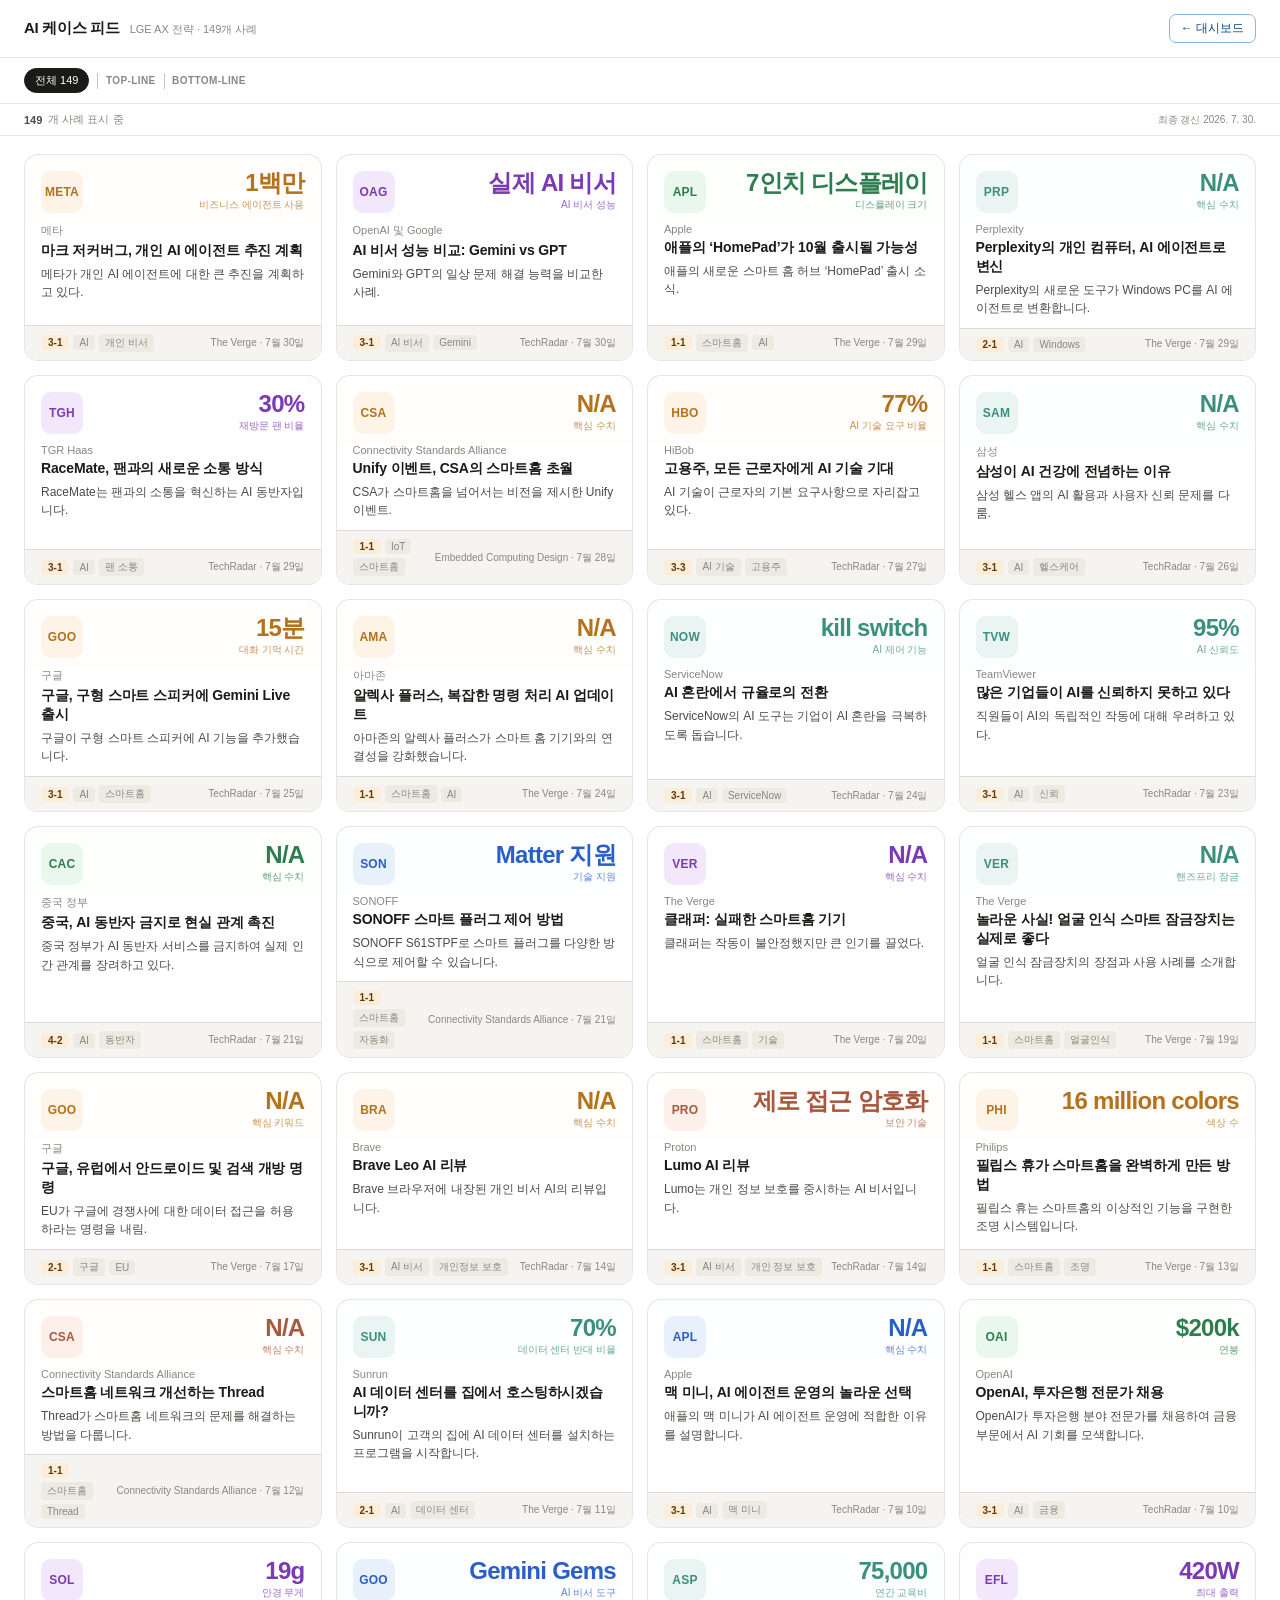
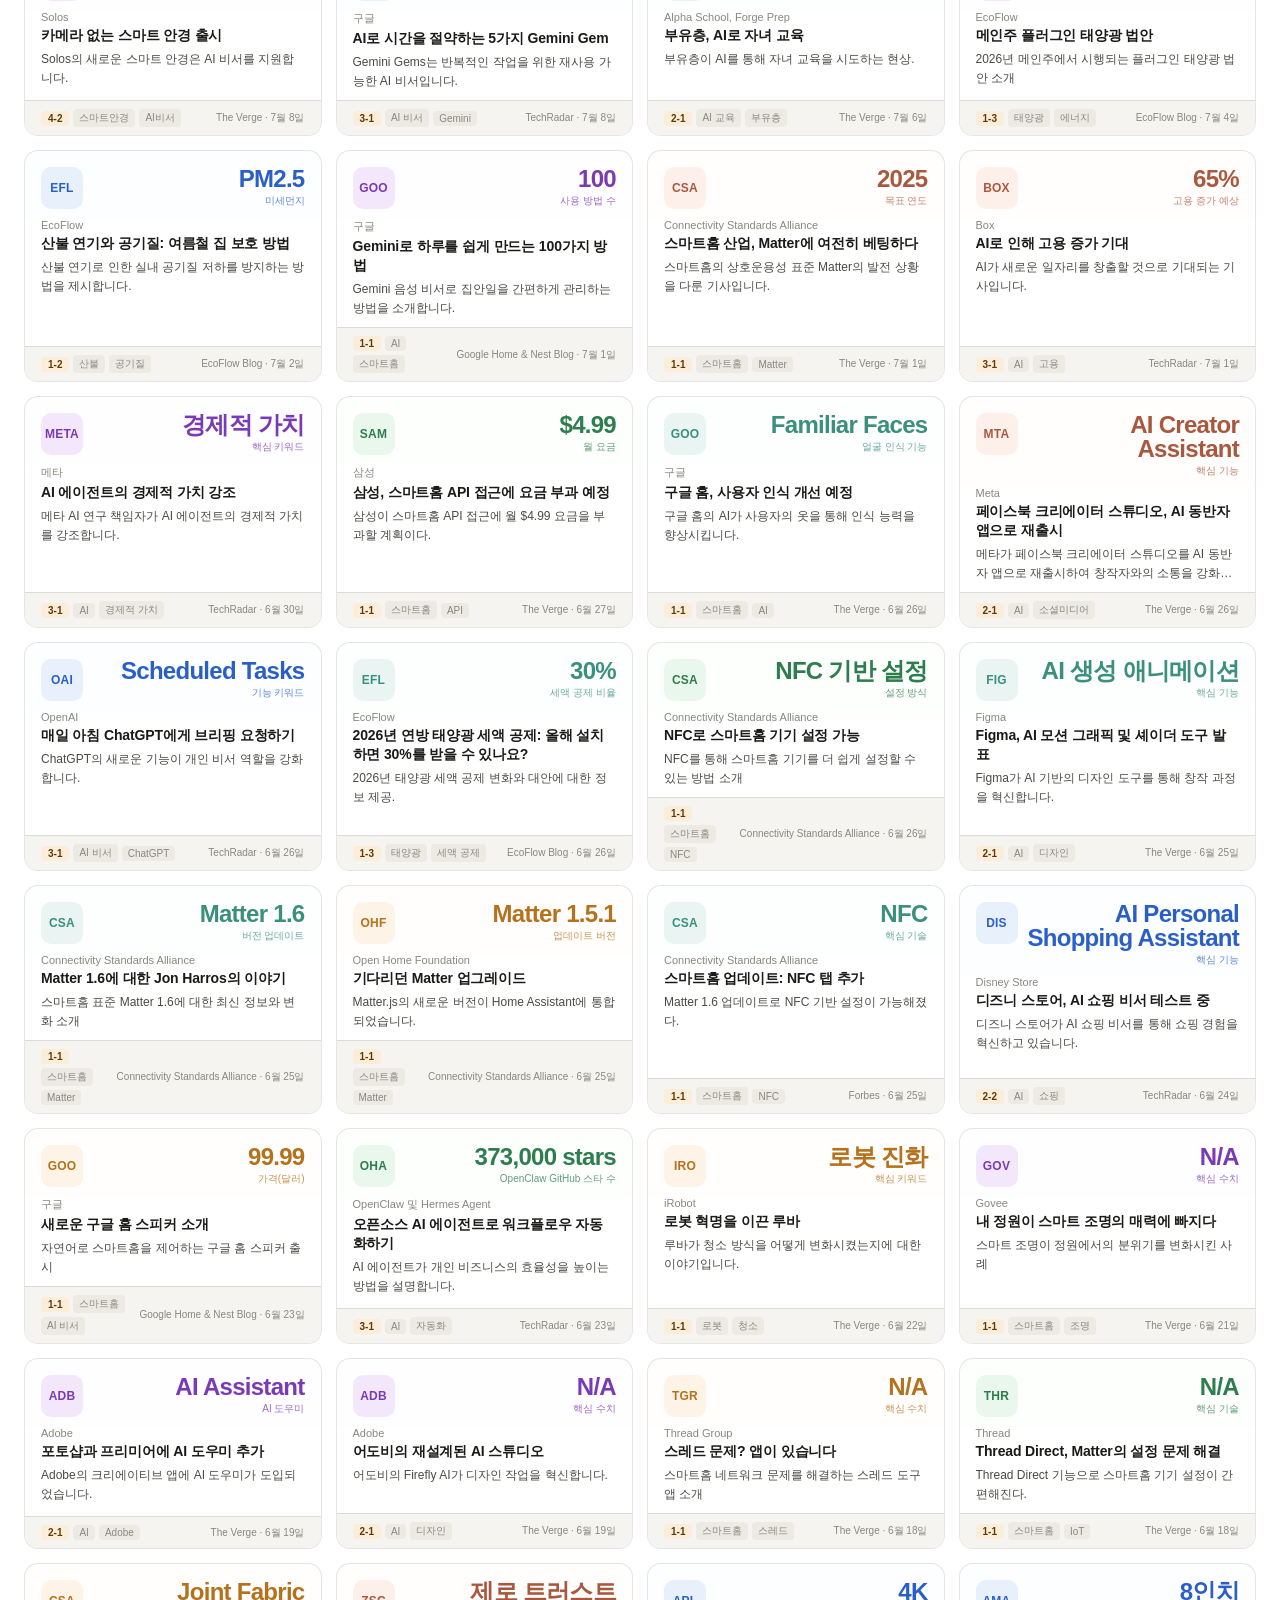
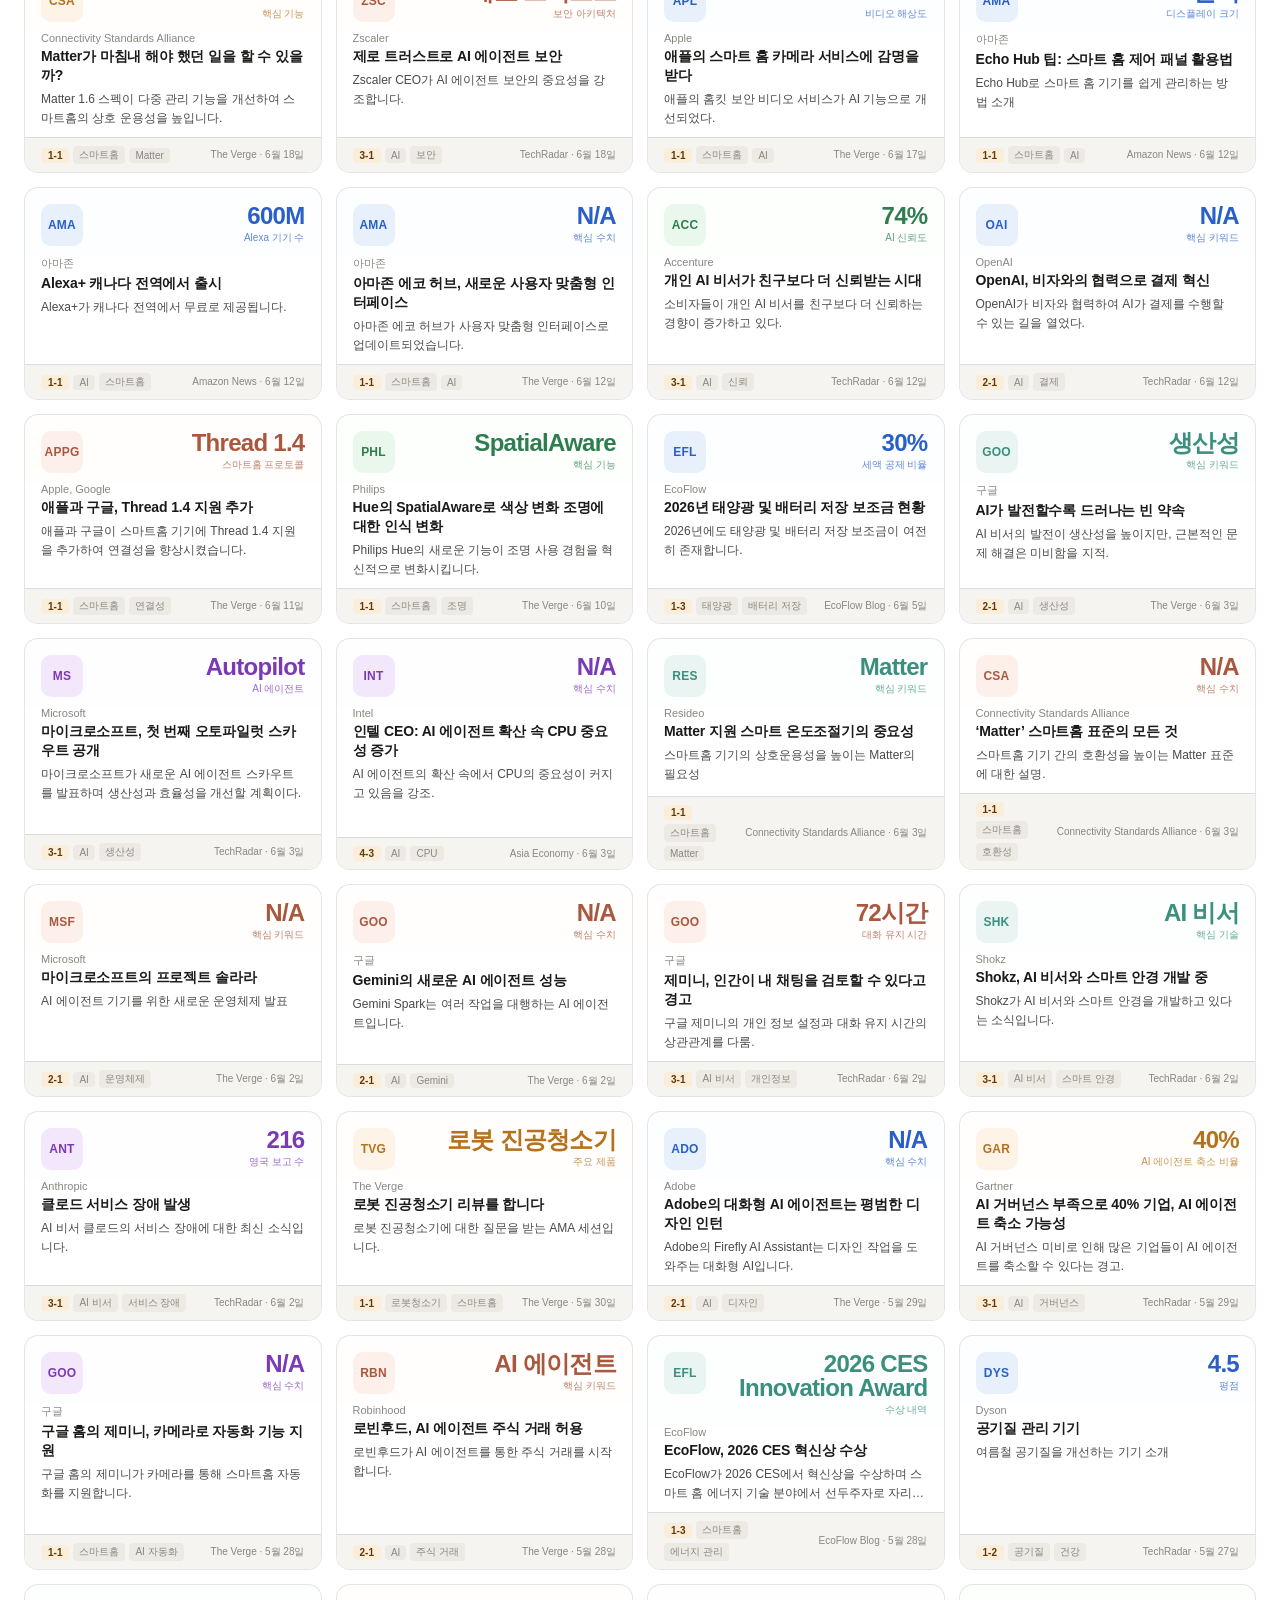
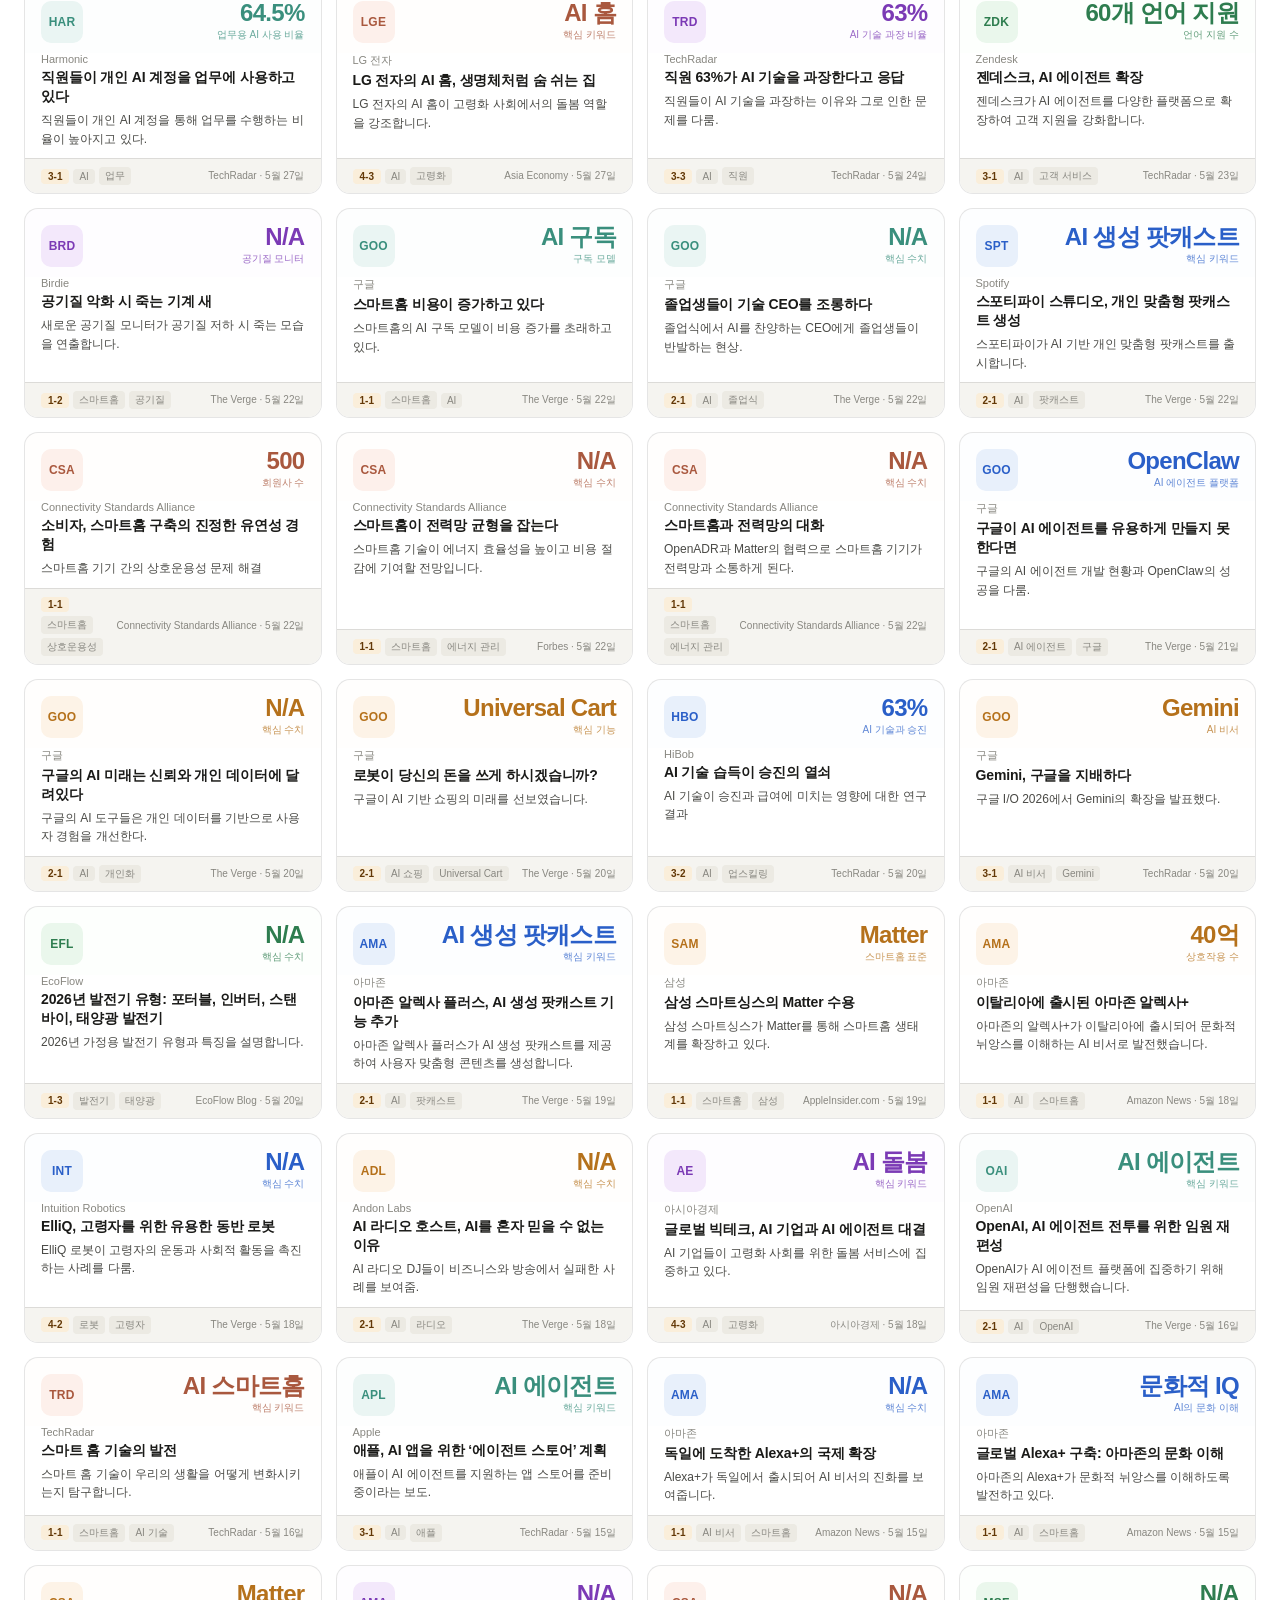
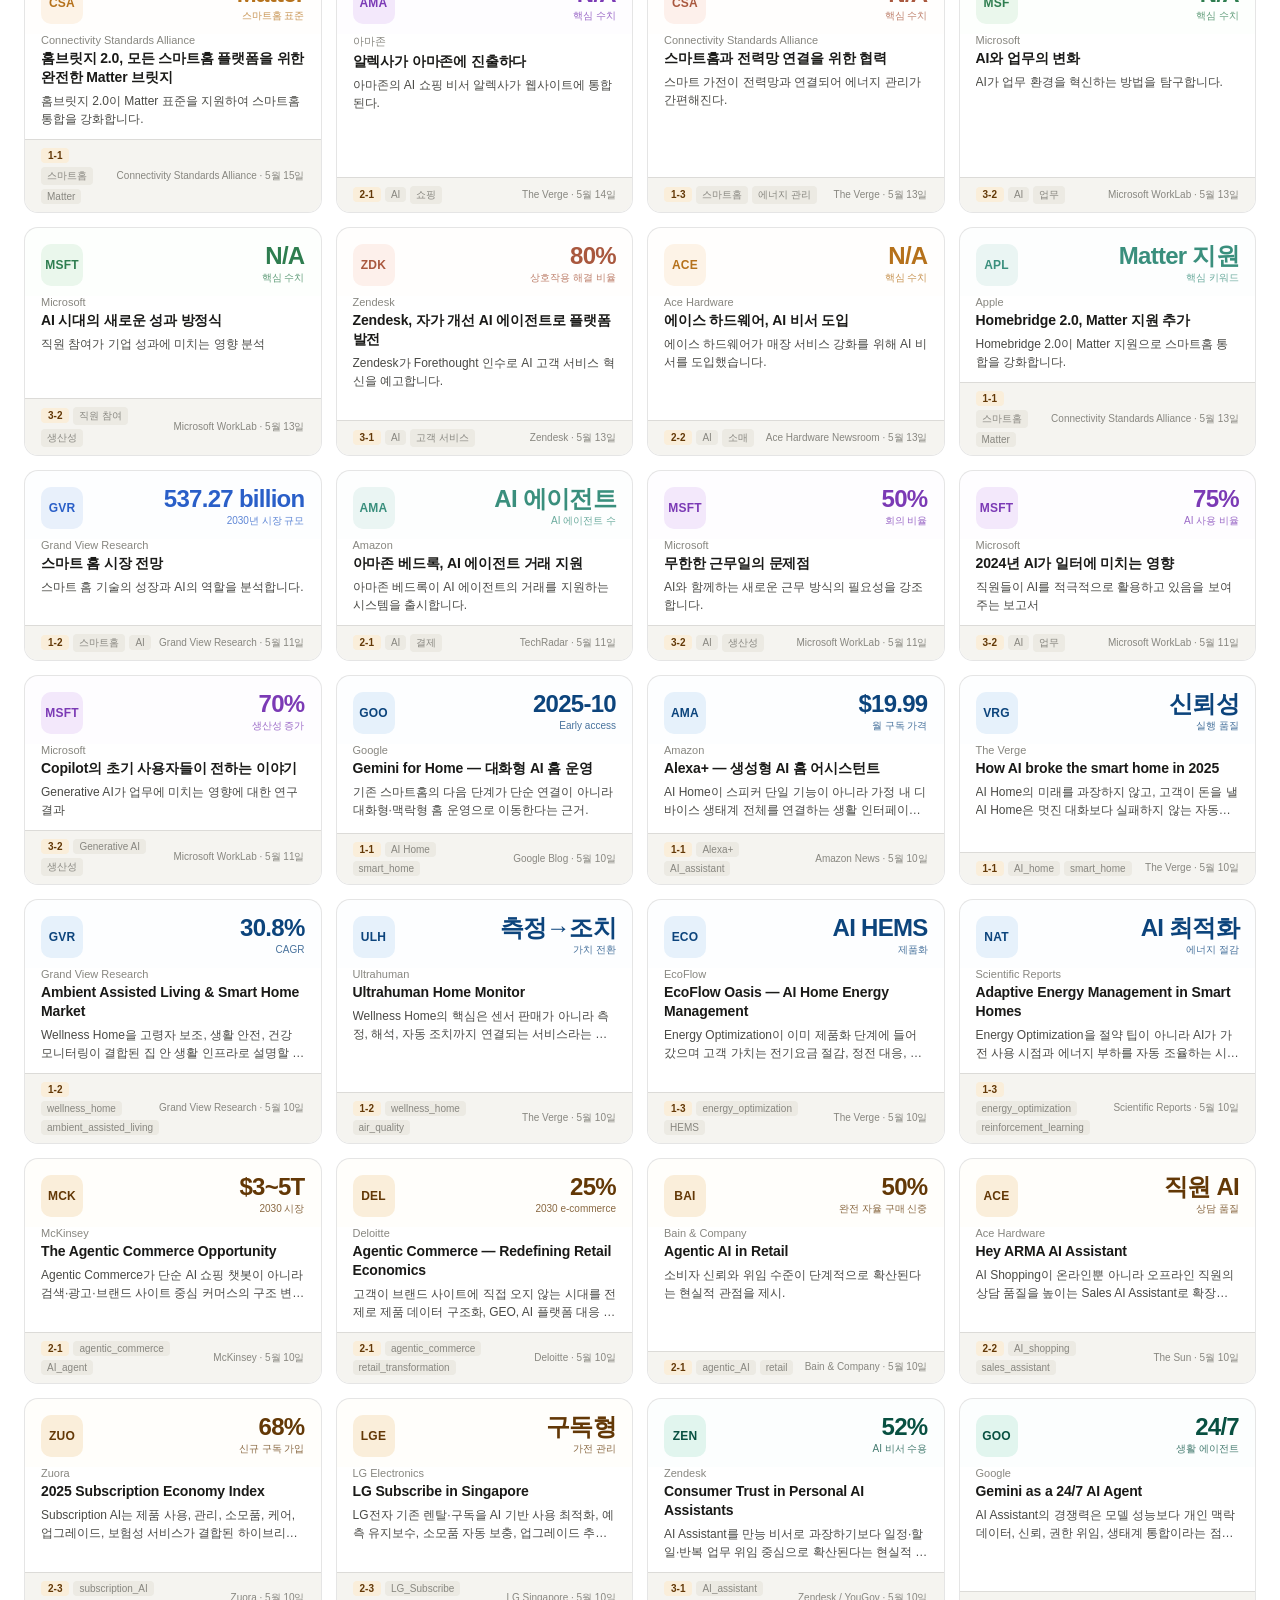
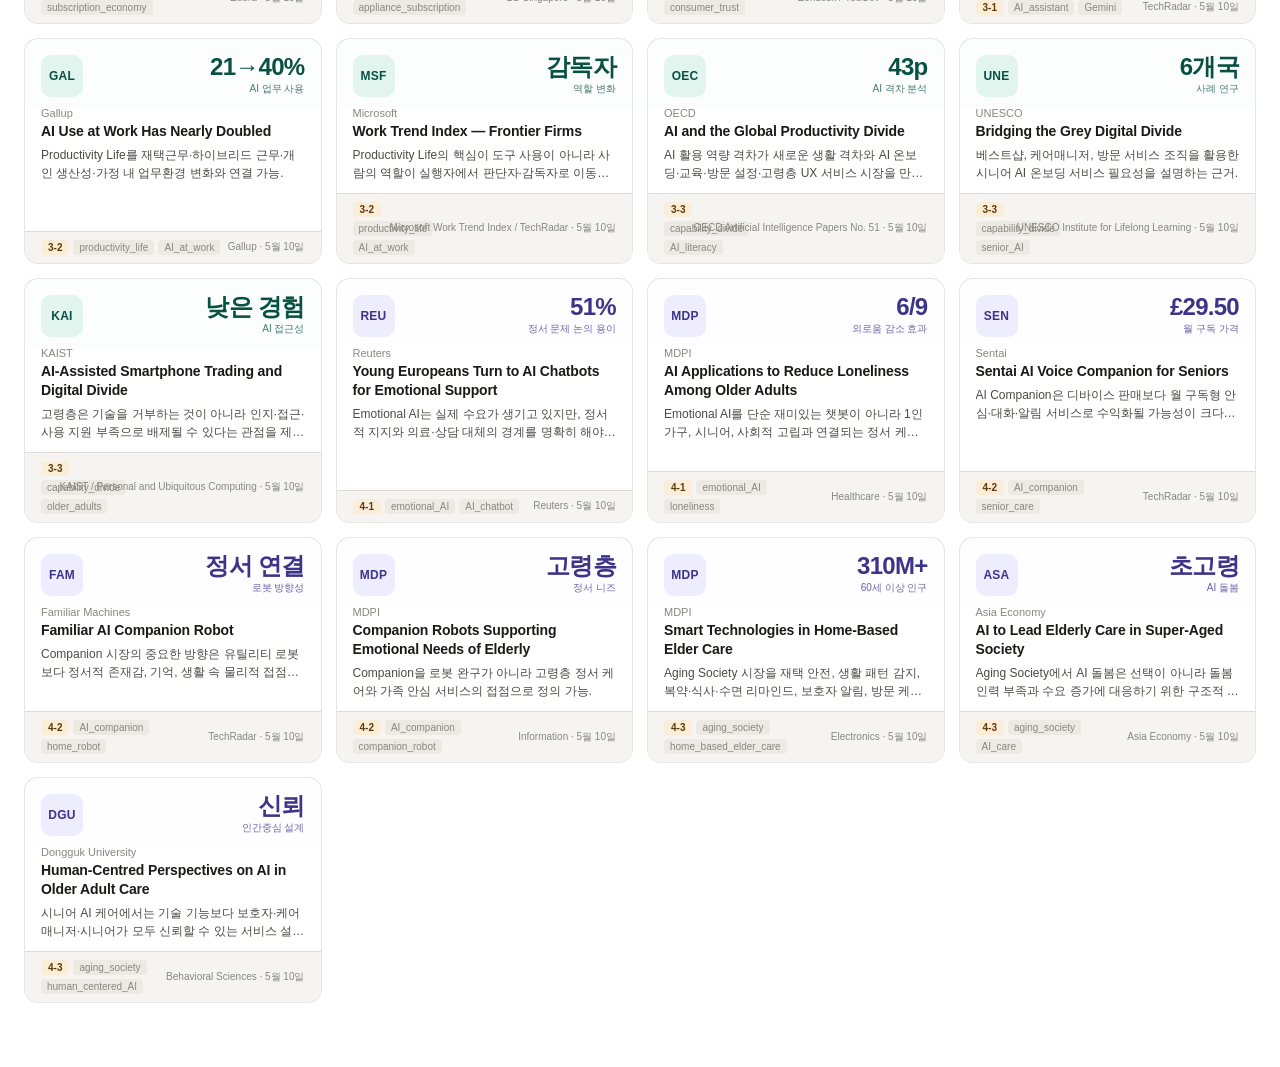
<file: docs/blog.html>
<!DOCTYPE html>
<html lang="ko">
<head>
<meta charset="UTF-8">
<meta name="viewport" content="width=device-width, initial-scale=1.0">
<title>AI 케이스 피드 — LGE AX 전략</title>
<style>
:root{
  --bg:#fff;--bg2:#f5f4f0;--bg3:#eceae3;
  --text:#1a1a18;--text2:#4a4a46;--text3:#888780;
  --border:rgba(0,0,0,0.10);--border2:rgba(0,0,0,0.22);
  --green-bg:#E1F5EE;--green:#085041;--green-b:#5DCAA5;
  --amber-bg:#FAEEDA;--amber:#633806;--amber-b:#EF9F27;
  --blue-bg:#E6F1FB;--blue:#0C447C;--blue-b:#85B7EB;
  --radius:14px;--radius-sm:8px;
  --font:-apple-system,BlinkMacSystemFont,"Segoe UI","Apple SD Gothic Neo","Noto Sans KR",sans-serif;
}
@media(prefers-color-scheme:dark){:root{
  --bg:#1a1a18;--bg2:#242420;--bg3:#2c2c28;
  --text:#e8e6df;--text2:#b0aea6;--text3:#6a6860;
  --border:rgba(255,255,255,.08);--border2:rgba(255,255,255,.20);
  --green-bg:#085041;--green:#9FE1CB;--green-b:#1D9E75;
  --amber-bg:#633806;--amber:#FAC775;--amber-b:#BA7517;
  --blue-bg:#042C53;--blue:#85B7EB;--blue-b:#185FA5;
}}
*{box-sizing:border-box;margin:0;padding:0}
body{background:var(--bg);font-family:var(--font);color:var(--text);padding-bottom:64px}

/* ── Header ───────────────────────────────────────────────────────────────── */
.hd{
  padding:14px 24px;border-bottom:0.5px solid var(--border);
  display:flex;align-items:center;justify-content:space-between;gap:12px;
  position:sticky;top:0;background:var(--bg);z-index:20;
  backdrop-filter:blur(12px);-webkit-backdrop-filter:blur(12px)
}
.hd-left{display:flex;align-items:baseline;gap:10px;min-width:0}
.hd-title{font-size:15px;font-weight:600;letter-spacing:-.02em;white-space:nowrap}
.hd-sub{font-size:11px;color:var(--text3);white-space:nowrap;overflow:hidden;text-overflow:ellipsis}
.hd-link{
  font-size:12px;font-weight:500;color:var(--blue);text-decoration:none;
  padding:5px 11px;border:0.5px solid var(--blue-b);border-radius:7px;
  white-space:nowrap;transition:background .1s
}
.hd-link:hover{background:var(--blue-bg)}

/* ── Filter bar ────────────────────────────────────────────────────────────── */
.filters{
  padding:10px 24px;border-bottom:0.5px solid var(--border);
  display:flex;align-items:center;gap:6px;overflow-x:auto;
  background:var(--bg);position:sticky;top:49px;z-index:19;
  scrollbar-width:none
}
.filters::-webkit-scrollbar{display:none}
.f-sep{width:0.5px;height:16px;background:var(--border2);flex-shrink:0;margin:0 2px}
.f-label{font-size:10px;font-weight:600;color:var(--text3);letter-spacing:.04em;flex-shrink:0}
.chip{
  font-size:11px;font-weight:500;padding:4px 10px;border-radius:20px;
  cursor:pointer;flex-shrink:0;border:0.5px solid transparent;
  transition:all .12s;user-select:none;white-space:nowrap
}
/* all chip */
.chip-all{background:var(--text);color:var(--bg);border-color:var(--text)}
.chip-all.off{background:transparent;color:var(--text2);border-color:var(--border2)}
.chip-all.off:hover{border-color:var(--text2)}
/* top chips */
.chip-t{background:var(--green-bg);color:var(--green);border-color:var(--green-b)}
.chip-t.off{background:transparent;color:var(--text3);border-color:var(--border)}
.chip-t.off:hover{background:var(--green-bg);color:var(--green);border-color:var(--green-b)}
/* bot chips */
.chip-b{background:var(--amber-bg);color:var(--amber);border-color:var(--amber-b)}
.chip-b.off{background:transparent;color:var(--text3);border-color:var(--border)}
.chip-b.off:hover{background:var(--amber-bg);color:var(--amber);border-color:var(--amber-b)}

/* ── Meta row ─────────────────────────────────────────────────────────────── */
.meta{
  padding:8px 24px;display:flex;align-items:center;gap:6px;
  font-size:11px;color:var(--text3);border-bottom:0.5px solid var(--border)
}
.meta-n{font-weight:600;color:var(--text2)}
.meta-updated{margin-left:auto;font-size:10px}

/* ── Grid ─────────────────────────────────────────────────────────────────── */
.grid{
  padding:18px 24px 0;
  display:grid;
  grid-template-columns:repeat(auto-fill,minmax(268px,1fr));
  gap:14px
}

/* ── Card ─────────────────────────────────────────────────────────────────── */
.card{
  display:flex;flex-direction:column;
  text-decoration:none;color:inherit;
  border:0.5px solid var(--border);border-radius:var(--radius);
  overflow:hidden;background:var(--bg);
  transition:transform .14s,box-shadow .14s,border-color .12s;
  position:relative;cursor:pointer
}
.card:hover{
  transform:translateY(-3px);
  box-shadow:0 10px 28px rgba(0,0,0,.10);
  border-color:var(--border2)
}
/* colored header */
.card-hd{
  padding:16px 16px 10px;
  display:flex;align-items:flex-start;justify-content:space-between;gap:8px
}
.co-badge{
  width:42px;height:42px;border-radius:10px;
  display:flex;align-items:center;justify-content:center;
  font-size:12px;font-weight:600;flex-shrink:0;letter-spacing:.02em
}
.kpi-wrap{text-align:right}
.kpi-v{font-size:24px;font-weight:700;line-height:1;letter-spacing:-.03em}
.kpi-l{font-size:10px;opacity:.75;margin-top:3px;line-height:1.3}
/* body */
.card-body{padding:0 16px 10px;flex:1;display:flex;flex-direction:column;gap:3px}
.card-co{font-size:11px;color:var(--text3)}
.card-title{font-size:14px;font-weight:600;line-height:1.35;letter-spacing:-.01em}
.card-desc{
  font-size:12px;color:var(--text2);line-height:1.55;margin-top:2px;
  display:-webkit-box;-webkit-line-clamp:2;-webkit-box-orient:vertical;overflow:hidden
}
/* footer */
.card-ft{
  padding:8px 16px;border-top:0.5px solid var(--border);
  display:flex;align-items:center;justify-content:space-between;gap:6px;
  background:var(--bg2);flex-shrink:0
}
.ft-left{display:flex;align-items:center;gap:4px;flex-wrap:wrap;min-width:0}
.cat-badge{font-size:10px;font-weight:700;padding:2px 7px;border-radius:4px;flex-shrink:0}
.cat-badge.t{background:var(--green-bg);color:var(--green)}
.cat-badge.b{background:var(--amber-bg);color:var(--amber)}
.tag-pill{font-size:10px;padding:2px 6px;border-radius:4px;background:var(--bg3);color:var(--text3);white-space:nowrap}
.card-src{font-size:10px;color:var(--text3);white-space:nowrap;flex-shrink:0}
.card-ext{font-size:11px;font-weight:500;color:var(--blue);flex-shrink:0;white-space:nowrap}

/* ── Tooltip ──────────────────────────────────────────────────────────────── */
.tt{
  position:fixed;z-index:999;width:284px;
  background:rgba(22,22,20,.93);
  backdrop-filter:blur(8px);-webkit-backdrop-filter:blur(8px);
  color:#e8e6df;font-size:12px;line-height:1.7;
  padding:11px 14px 13px;border-radius:11px;
  pointer-events:none;opacity:0;
  transition:opacity .14s;
  box-shadow:0 8px 24px rgba(0,0,0,.30);
  border:0.5px solid rgba(255,255,255,.10)
}
.tt.show{opacity:1}
.tt-label{
  font-size:9px;font-weight:700;letter-spacing:.06em;
  color:#5DCAA5;margin-bottom:6px;text-transform:uppercase
}

/* ── Empty / Loading ──────────────────────────────────────────────────────── */
.empty{
  grid-column:1/-1;padding:56px 0;text-align:center;
  font-size:13px;color:var(--text3)
}
.loading-row{
  display:flex;align-items:center;justify-content:center;
  height:38vh;font-size:13px;color:var(--text3)
}

@media(max-width:640px){
  .hd{padding:12px 16px}
  .hd-sub{display:none}
  .filters{padding:8px 16px;top:45px}
  .meta{padding:7px 16px}
  .grid{padding:14px 16px 0;gap:10px}
}
</style>
</head>
<body>

<!-- ── Header ────────────────────────────────────────────────────────────── -->
<header class="hd">
  <div class="hd-left">
    <span class="hd-title">AI 케이스 피드</span>
    <span class="hd-sub" id="hd-sub">로딩 중...</span>
  </div>
  <a class="hd-link" href="./index.html">← 대시보드</a>
</header>

<!-- ── Filter bar ────────────────────────────────────────────────────────── -->
<div class="filters" id="filters">
  <span style="font-size:11px;color:var(--text3)">필터 로딩 중...</span>
</div>

<!-- ── Meta row ──────────────────────────────────────────────────────────── -->
<div class="meta">
  <span class="meta-n" id="meta-n">–</span>
  <span>개 사례 표시 중</span>
  <span class="meta-updated" id="meta-updated"></span>
</div>

<!-- ── Card grid ─────────────────────────────────────────────────────────── -->
<main class="grid" id="grid">
  <div class="loading-row" style="grid-column:1/-1">데이터 불러오는 중...</div>
</main>

<!-- ── Tooltip ────────────────────────────────────────────────────────────── -->
<div class="tt" id="tt">
  <div class="tt-label">LLM 요약</div>
  <div id="tt-text"></div>
</div>

<script>
let DB = null;
let activeCat = 'all';

// ── Tooltip ───────────────────────────────────────────────────────────────────
const ttEl   = document.getElementById('tt');
const ttText = document.getElementById('tt-text');
const TT_W = 300, TT_H = 130;

document.addEventListener('mousemove', e => {
  const x = e.clientX + 16, y = e.clientY - 10;
  ttEl.style.left = (x + TT_W > window.innerWidth  ? e.clientX - TT_W - 10 : x) + 'px';
  ttEl.style.top  = (y + TT_H > window.innerHeight ? e.clientY - TT_H - 10 : y) + 'px';
});

function showTip(text) { ttText.textContent = text; ttEl.classList.add('show'); }
function hideTip()     { ttEl.classList.remove('show'); }

// ── Load data ─────────────────────────────────────────────────────────────────
async function load() {
  try {
    const res = await fetch('./data/cases.json');
    if (!res.ok) throw new Error(res.status);
    DB = await res.json();
    buildFilters();
    render('all');
    document.getElementById('hd-sub').textContent =
      `LGE AX 전략 · ${DB.meta.total_cases}개 사례`;
    document.getElementById('meta-updated').textContent =
      '최종 갱신 ' + new Date(DB.meta.last_updated).toLocaleDateString('ko-KR');
  } catch(e) {
    document.getElementById('grid').innerHTML =
      '<div class="empty">데이터 로드 실패. cases.json을 확인하세요.</div>';
  }
}

// ── Build filter chips ────────────────────────────────────────────────────────
function buildFilters() {
  const cats = DB.categories;
  const tops = Object.entries(cats).filter(([,v]) => v.type === 'top');
  const bots = Object.entries(cats).filter(([,v]) => v.type === 'bot');

  let h = `<span class="chip chip-all" id="chip-all" onclick="selFilter('all')">전체 ${DB.cases.length}</span>`;
  h += '<div class="f-sep"></div><span class="f-label">TOP-LINE</span>';
  tops.forEach(([id, cat]) => {
    const n = DB.cases.filter(c => c.category === id).length;
    h += `<span class="chip chip-t off" id="chip-${id}" onclick="selFilter('${id}')">${id} · ${cat.name} <strong>${n}</strong></span>`;
  });
  h += '<div class="f-sep"></div><span class="f-label">BOTTOM-LINE</span>';
  bots.forEach(([id, cat]) => {
    const n = DB.cases.filter(c => c.category === id).length;
    h += `<span class="chip chip-b off" id="chip-${id}" onclick="selFilter('${id}')">${id} · ${cat.name} <strong>${n}</strong></span>`;
  });
  document.getElementById('filters').innerHTML = h;
}

// ── Filter select ─────────────────────────────────────────────────────────────
function selFilter(id) {
  document.querySelectorAll('.chip').forEach(el => el.classList.add('off'));
  const target = document.getElementById('chip-' + (id === 'all' ? 'all' : id));
  if (target) target.classList.remove('off');
  activeCat = id;
  render(id);
}

// ── Render ────────────────────────────────────────────────────────────────────
function render(catId) {
  const list = (catId === 'all'
    ? [...DB.cases]
    : DB.cases.filter(c => c.category === catId)
  ).sort((a, b) => b.added_date.localeCompare(a.added_date));

  document.getElementById('meta-n').textContent = list.length;

  const grid = document.getElementById('grid');
  if (!list.length) {
    grid.innerHTML = '<div class="empty">해당 카테고리에 사례가 없습니다.</div>';
    return;
  }
  grid.innerHTML = '';
  list.forEach(c => grid.appendChild(makeCard(c)));
}

// ── Make card ─────────────────────────────────────────────────────────────────
function makeCard(c) {
  const cat   = DB.categories[c.category] || {};
  const isTop = cat.type === 'top';
  const tt_cls = isTop ? 't' : 'b';
  const dateStr = c.added_date
    ? new Date(c.added_date).toLocaleDateString('ko-KR', {month:'short', day:'numeric'})
    : '';
  const tags = (c.tags || []).slice(0, 2)
    .map(t => `<span class="tag-pill">${t}</span>`).join('');
  const srcShort = (c.source || '').split(',')[0].trim();

  const a = document.createElement('a');
  a.className = 'card';
  a.href      = c.url;
  a.target    = '_blank';
  a.rel       = 'noopener noreferrer';
  a.innerHTML = `
    <div class="card-hd" style="background:${c.color_bg}1a">
      <div class="co-badge" style="background:${c.color_bg};color:${c.color_text}">${c.short}</div>
      <div class="kpi-wrap" style="color:${c.color_text}">
        <div class="kpi-v">${c.kpi_value}</div>
        <div class="kpi-l">${c.kpi_label}</div>
      </div>
    </div>
    <div class="card-body">
      <div class="card-co">${c.company}</div>
      <div class="card-title">${c.title}</div>
      <div class="card-desc">${c.description}</div>
    </div>
    <div class="card-ft">
      <div class="ft-left">
        <span class="cat-badge ${tt_cls}">${c.category}</span>
        ${tags}
      </div>
      <span class="card-src">${srcShort} · ${dateStr}</span>
    </div>`;

  if (c.body) {
    a.addEventListener('mouseenter', () => showTip(c.body));
    a.addEventListener('mouseleave', hideTip);
  }
  return a;
}

load();
</script>
</body>
</html>
</file>
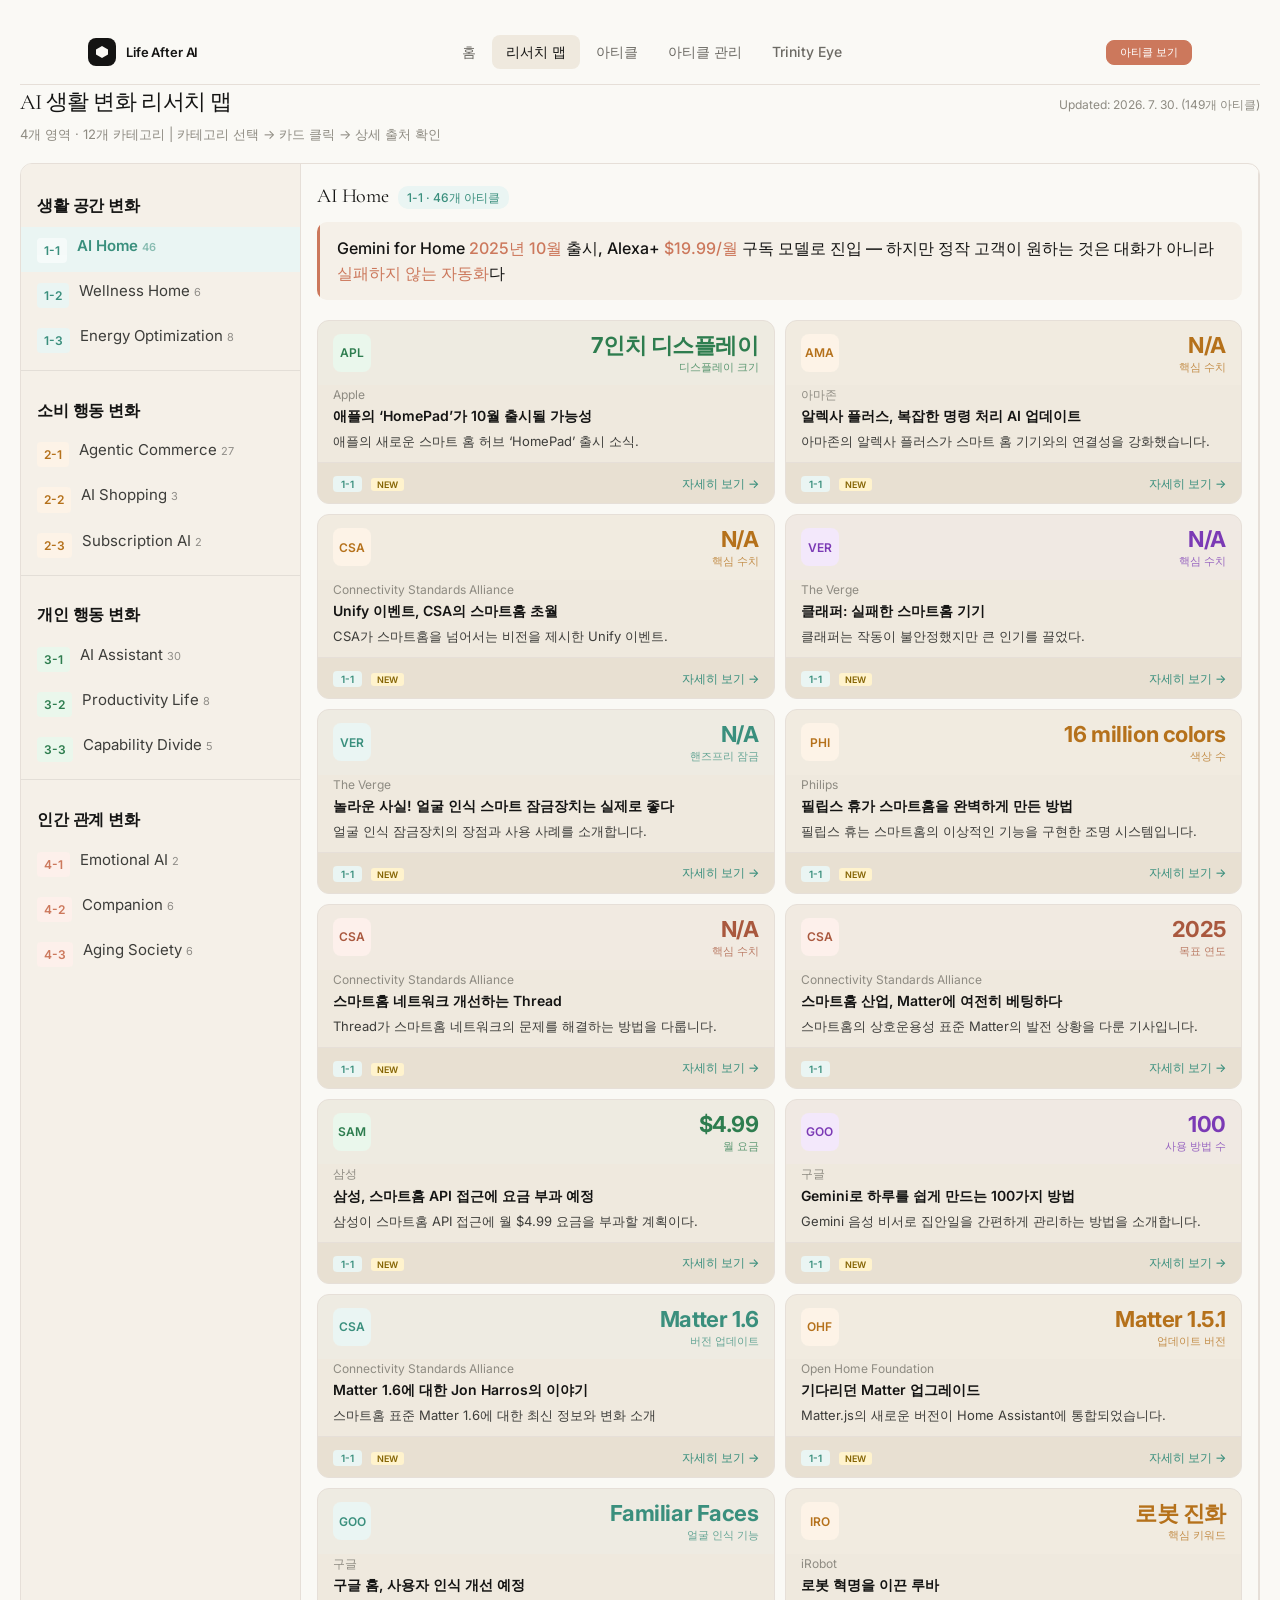
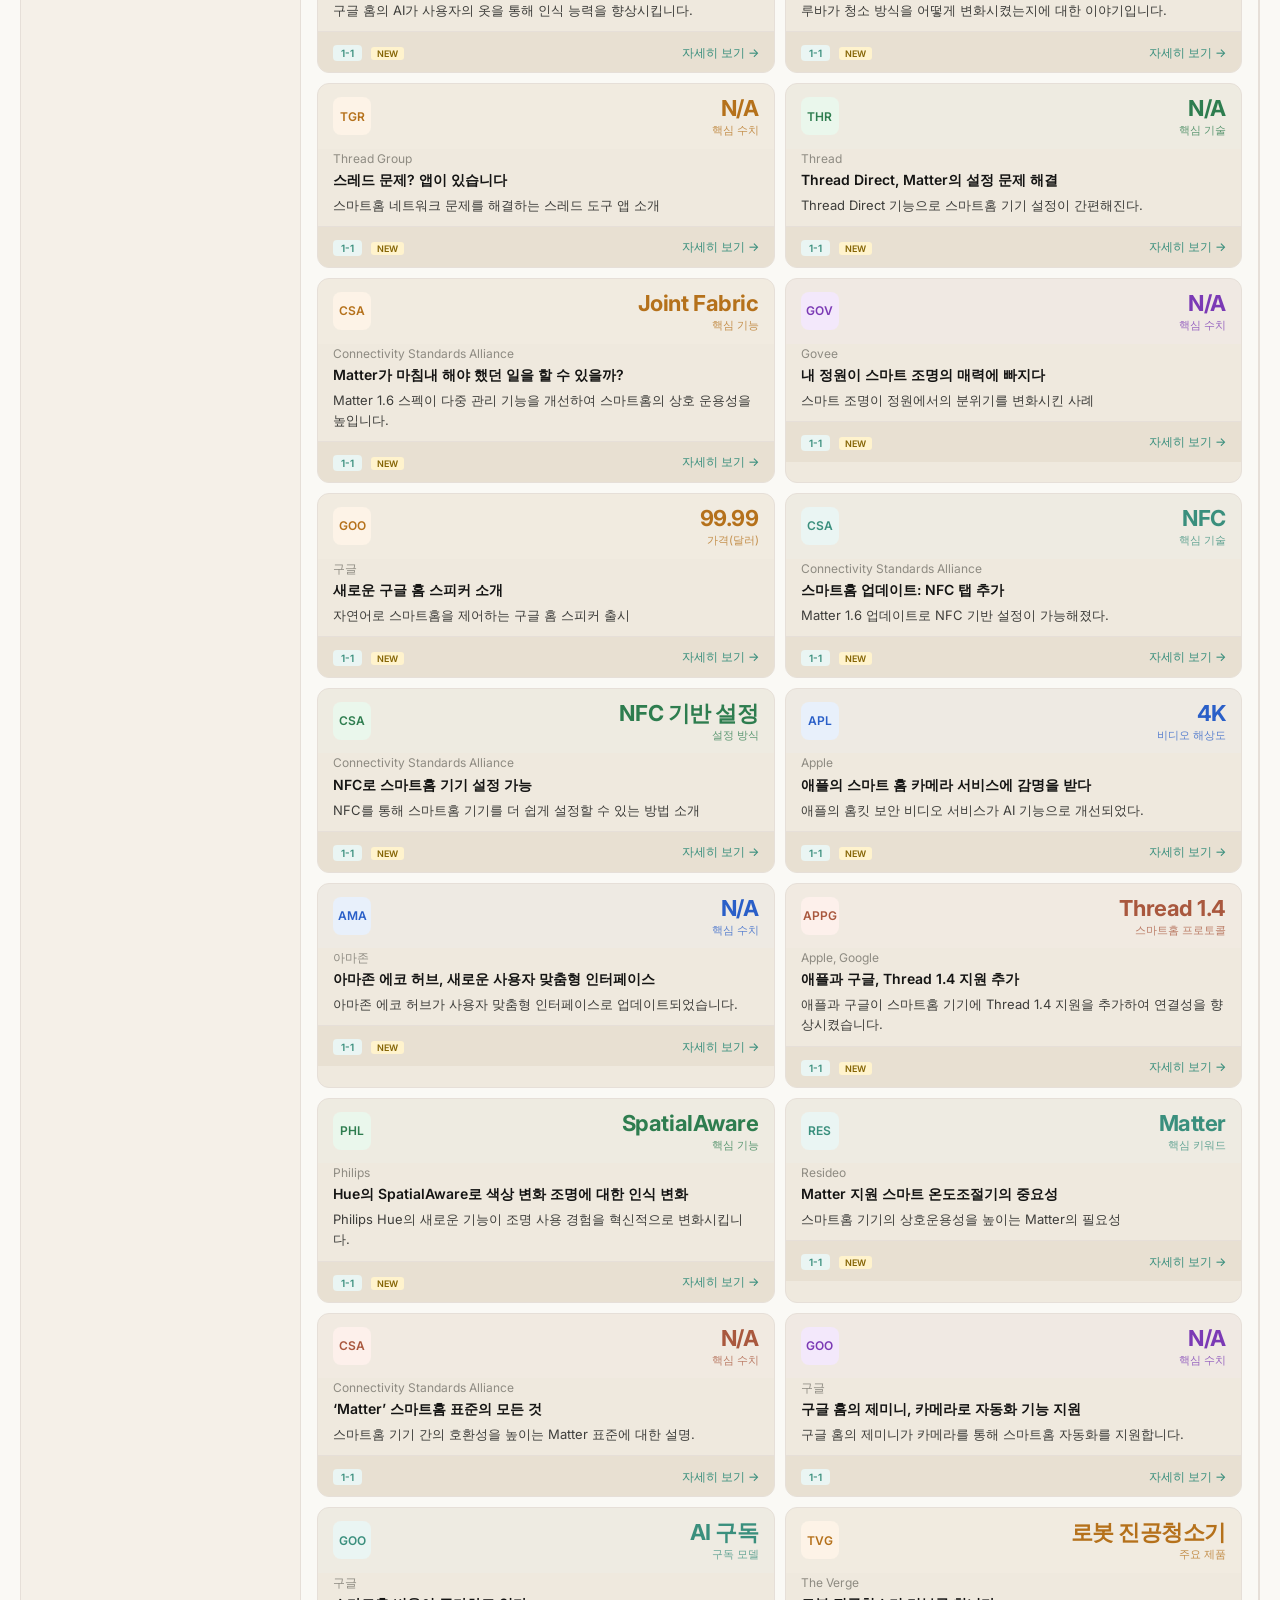
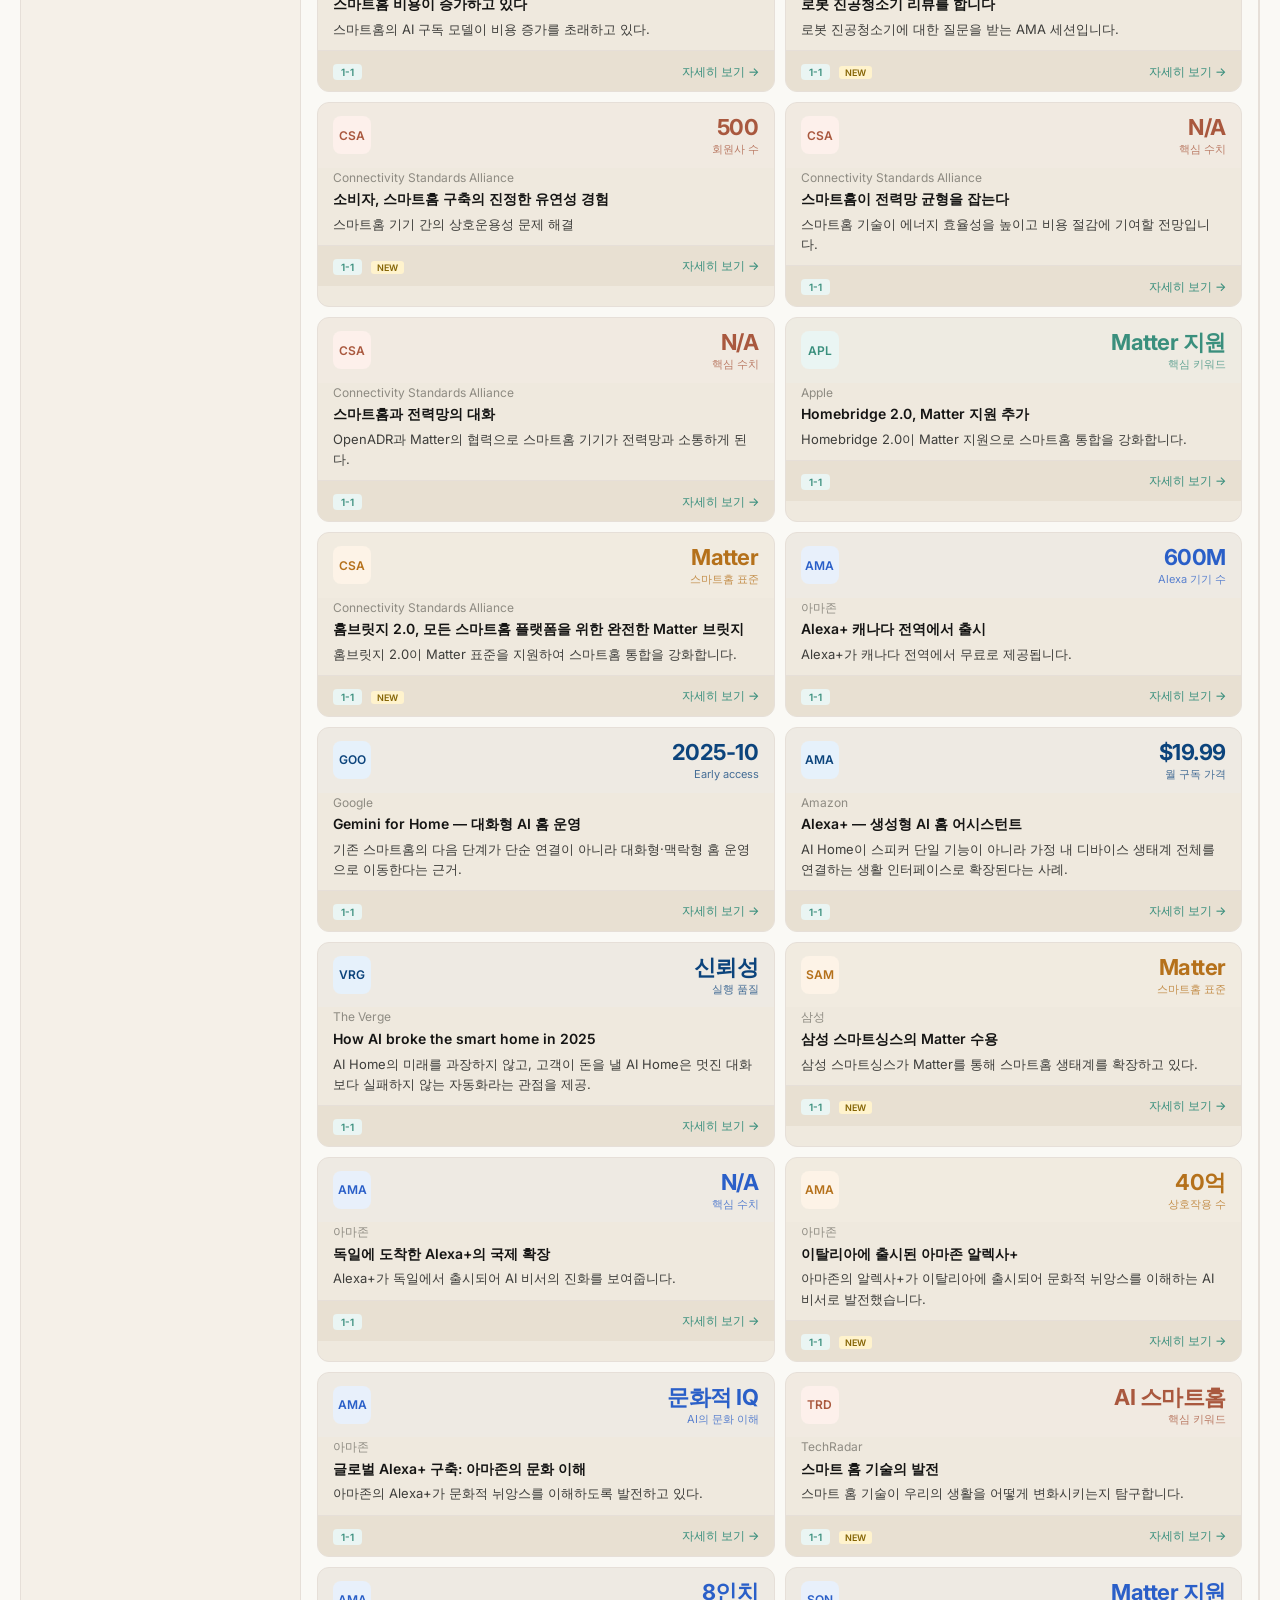
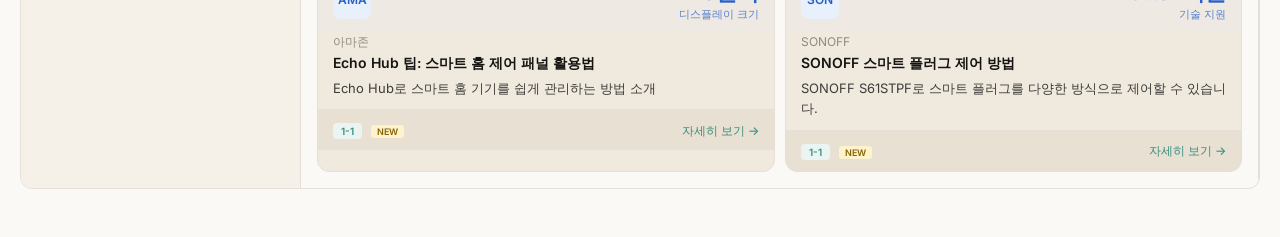
<file: docs/dashboard.html>
<!DOCTYPE html>
<html lang="ko">
<head>
<meta charset="UTF-8">
<meta name="viewport" content="width=device-width, initial-scale=1.0">
<title>리서치 맵 — Life After AI</title>
<link rel="stylesheet" href="./shared.css">
<style>
body { padding: 20px 20px 48px; }

/* ── Page header ──────────────────────────────────────────── */
.page-hd {
  display: flex;
  align-items: baseline;
  justify-content: space-between;
  flex-wrap: wrap;
  gap: 8px;
  margin-bottom: 4px;
}
.page-title   { font-family: var(--font-display); font-size: 22px; font-weight: 400; letter-spacing: -0.02em; color: var(--ink); }
.last-updated { font-size: 12px; color: var(--muted-soft); }
.page-sub     { font-size: 13px; color: var(--muted-soft); margin-bottom: 18px; }

/* ── DB panel ─────────────────────────────────────────────── */
.db {
  display: flex;
  border: 0.5px solid var(--hairline);
  border-radius: var(--radius);
  overflow: hidden;
  background: var(--canvas);
  min-height: 640px;
}

/* ── Category sidebar (.db-nav) ───────────────────────────── */
.db-nav {
  width: 280px;
  flex-shrink: 0;
  background: var(--surface-soft);
  border-right: 0.5px solid var(--hairline);
  padding: 10px 0 20px;
  overflow-y: auto;
}
.db-nav-sec {
  font-family: var(--font-display);
  font-size: 16px;
  font-weight: 700;
  color: var(--ink);
  padding: 20px 16px 7px;
  letter-spacing: -0.01em;
}
.db-nav-item {
  padding: 9px 16px;
  cursor: pointer;
  display: flex;
  align-items: flex-start;
  gap: 10px;
  transition: background var(--t-fast);
}
.db-nav-item:hover       { background: var(--surface-cream-strong); }
.db-nav-item.act-g1 { background: var(--blue-bg); }
.db-nav-item.act-g2 { background: var(--amber-bg); }
.db-nav-item.act-g3 { background: var(--green-bg); }
.db-nav-item.act-g4 { background: var(--accent-lt); }
.db-nav-pill {
  font-size: 12px;
  font-weight: 600;
  padding: 3px 7px;
  border-radius: 4px;
  flex-shrink: 0;
  margin-top: 2px;
}
.db-nav-pill.g1 { background: var(--blue-bg);   color: var(--blue); }
.db-nav-pill.g2 { background: var(--amber-bg);  color: var(--amber); }
.db-nav-pill.g3 { background: var(--green-bg);  color: var(--green); }
.db-nav-pill.g4 { background: var(--accent-lt); color: var(--accent); }
.act-g1 .db-nav-pill.g1,
.act-g2 .db-nav-pill.g2,
.act-g3 .db-nav-pill.g3,
.act-g4 .db-nav-pill.g4 { background: rgba(255,255,255,.55); }
.db-nav-lbl         { font-size: 15px; color: var(--body); line-height: 1.35; }
.act-g1 .db-nav-lbl { color: var(--blue);   font-weight: 600; }
.act-g2 .db-nav-lbl { color: var(--amber);  font-weight: 600; }
.act-g3 .db-nav-lbl { color: var(--green);  font-weight: 600; }
.act-g4 .db-nav-lbl { color: var(--accent); font-weight: 600; }

/* ── Center panel ─────────────────────────────────────────── */
.center   { flex: 1; padding: 16px; min-width: 0; }
.ch       { display: flex; align-items: baseline; gap: 10px; margin-bottom: 4px; }
.ch-title { font-family: var(--font-display); font-size: 20px; font-weight: 400; letter-spacing: -0.02em; color: var(--ink); }
.ch-count {
  font-size: 12px;
  padding: 2px 9px;
  border-radius: 10px;
  font-weight: 500;
}
.ch-count.g1 { background: var(--blue-bg);   color: var(--blue); }
.ch-count.g2 { background: var(--amber-bg);  color: var(--amber); }
.ch-count.g3 { background: var(--green-bg);  color: var(--green); }
.ch-count.g4 { background: var(--accent-lt); color: var(--accent); }
.cards { display: grid; grid-template-columns: 1fr 1fr; gap: 10px; margin-top: 14px; }

/* ── Case card ────────────────────────────────────────────── */
.card {
  border: 0.5px solid var(--hairline);
  border-radius: var(--radius);
  overflow: hidden;
  cursor: pointer;
  background: var(--surface-card);
  transition: border-color var(--t-fast), box-shadow var(--t-fast);
}
.card:hover   { border-color: var(--hairline-soft); box-shadow: 0 4px 16px rgba(20,20,19,.08); }
.card.sel     { border: 1.5px solid var(--blue-b); background: var(--blue-bg); }
.card-top {
  padding: 13px 15px 9px;
  display: flex;
  align-items: flex-start;
  justify-content: space-between;
  gap: 8px;
}
.co-circle {
  width: 38px; height: 38px;
  border-radius: 8px;
  display: flex; align-items: center; justify-content: center;
  font-size: 12px; font-weight: 600;
  flex-shrink: 0;
}
.card-kpi    { text-align: right; }
.kpi-val     { font-size: 22px; font-weight: 700; line-height: 1; letter-spacing: -.02em; }
.kpi-lbl     { font-size: 11px; opacity: .75; margin-top: 3px; }
.card-body   { padding: 0 15px 11px; }
.card-co     { font-size: 12px; color: var(--text3); margin-bottom: 3px; }
.card-ttl    { font-size: 14px; font-weight: 600; line-height: 1.35; margin-bottom: 5px; }
.card-desc   { font-size: 13px; color: var(--text2); line-height: 1.55; }
.card-ft {
  padding: 8px 15px;
  border-top: 0.5px solid var(--hairline);
  display: flex; align-items: center; justify-content: space-between;
  background: var(--surface-cream-strong);
}
.card-tag    { font-size: 10px; font-weight: 600; padding: 2px 8px; border-radius: 4px; }
.card-tag.g1 { background: var(--blue-bg);   color: var(--blue); }
.card-tag.g2 { background: var(--amber-bg);  color: var(--amber); }
.card-tag.g3 { background: var(--green-bg);  color: var(--green); }
.card-tag.g4 { background: var(--accent-lt); color: var(--accent); }
.card-new    { font-size: 9px; font-weight: 600; padding: 1px 6px; border-radius: 3px; background: #FFF3CD; color: #856404; margin-left: 5px; }
.card-see    { font-size: 12px; color: var(--blue); font-weight: 500; }

/* ── Detail panel ─────────────────────────────────────────── */
.det { width: 0; flex-shrink: 0; border-left: 0.5px solid var(--hairline); overflow: hidden; transition: width .22s; background: var(--surface-soft); }
.det.open   { width: clamp(260px, 33vw, 520px); }
.det-in     { width: clamp(260px, 33vw, 520px); padding: 18px; }
.det-hd     { display: flex; align-items: flex-start; justify-content: space-between; margin-bottom: 14px; padding-bottom: 14px; border-bottom: 0.5px solid var(--hairline); }
.det-co     { display: flex; align-items: center; gap: 10px; }
.det-badge  { width: 40px; height: 40px; border-radius: 10px; display: flex; align-items: center; justify-content: center; font-size: 12px; font-weight: 600; flex-shrink: 0; }
.det-co-name { font-size: 15px; font-weight: 600; color: var(--ink); }
.det-co-cat  { font-size: 12px; color: var(--muted-soft); margin-top: 2px; }
.det-close   { font-size: 20px; color: var(--muted-soft); cursor: pointer; padding: 2px 4px; line-height: 1; user-select: none; }
.det-close:hover { color: var(--ink); }
.det-tag     { display: inline-block; font-size: 11px; font-weight: 500; padding: 3px 9px; border-radius: 9999px; margin-bottom: 12px; }
.det-tag.g1  { background: var(--blue-bg);   color: var(--blue); }
.det-tag.g2  { background: var(--amber-bg);  color: var(--amber); }
.det-tag.g3  { background: var(--green-bg);  color: var(--green); }
.det-tag.g4  { background: var(--accent-lt); color: var(--accent); }
.det-unverified { font-size: 11px; color: var(--g2); background: var(--g2-bg); padding: 3px 9px; border-radius: 9999px; display: inline-block; margin-bottom: 10px; }
.det-ttl     { font-family: var(--font-display); font-size: 17px; font-weight: 400; letter-spacing: -0.02em; margin-bottom: 10px; line-height: 1.35; color: var(--ink); }
.det-body    { font-size: 13px; color: var(--body); line-height: 1.75; margin-bottom: 16px; }
.det-metrics { display: grid; grid-template-columns: 1fr 1fr; gap: 6px; margin-bottom: 16px; }
.met         { background: var(--surface-cream-strong); border-radius: var(--radius-sm); padding: 11px 11px 9px; }
.met-v       { font-size: 20px; font-weight: 600; }
.met-v.pos   { color: var(--g3); }
.met-v.neg   { color: var(--error); }
.met-v.neu   { color: var(--muted); }
.met-l       { font-size: 11px; color: var(--muted-soft); margin-top: 3px; line-height: 1.3; }
.det-src a   { font-size: 12px; color: var(--primary); text-decoration: none; border-bottom: 0.5px solid rgba(204,120,92,.35); }
.det-src a:hover { color: var(--primary-active); }
.det-tags    { display: flex; flex-wrap: wrap; gap: 5px; margin-top: 12px; }
.det-tag-pill { font-size: 11px; padding: 3px 8px; border-radius: 9999px; background: var(--surface-cream-strong); color: var(--muted); }

/* ── Category insight block ────────────────────────────────── */
.cat-insight {
  position: relative;
  background: var(--surface-soft);
  border-radius: 10px;
  padding: 14px 16px 14px 20px;
  margin: 10px 0 20px;
  overflow: hidden;
}
.cat-insight::before {
  content: '';
  position: absolute;
  left: 0; top: 0; bottom: 0;
  width: 3px;
  background: var(--primary);
  border-radius: 3px 0 0 3px;
}
.cat-insight p {
  font-family: var(--font);
  font-size: 16px;
  font-weight: 500;
  line-height: 1.55;
  color: var(--ink);
  letter-spacing: 0;
  margin: 0;
}
.cat-insight p strong {
  font-family: inherit;
  font-size: inherit;
  font-weight: inherit;
  color: var(--primary);
}

.loading { display: flex; align-items: center; justify-content: center; height: 400px; font-size: 14px; color: var(--text3); }

@media (max-width: 960px) {
  .db             { flex-direction: column; }
  .db-nav         { width: 100%; border-right: none; border-bottom: 0.5px solid var(--hairline); display: flex; overflow-x: auto; padding: 8px; gap: 4px; }
  .db-nav-sec     { display: none; }
  .db-nav-item    { flex-shrink: 0; border-radius: 8px; padding: 7px 13px; }
  .det.open       { width: 100%; border-left: none; border-top: 0.5px solid var(--hairline); }
  .det-in         { width: 100%; }
  .cards          { grid-template-columns: 1fr; }
}
</style>
</head>
<body>

<div class="page-hd">
  <span class="page-title">AI 생활 변화 리서치 맵</span>
  <span class="last-updated" id="last-updated">로딩 중...</span>
</div>
<div class="page-sub">4개 영역 · 12개 카테고리 | 카테고리 선택 → 카드 클릭 → 상세 출처 확인</div>

<div class="db">
  <div class="db-nav" id="db-nav"></div>
  <div class="center" id="center"><div class="loading">데이터 불러오는 중...</div></div>
  <div class="det" id="det"><div class="det-in" id="det-in"></div></div>
</div>

<script>
let DB = null;
let activeCat = null;
let activeCard = null;

async function loadData() {
  try {
    const res = await fetch('./data/cases.json');
    DB = await res.json();
    document.getElementById('last-updated').textContent =
      'Updated: ' + new Date(DB.meta.last_updated).toLocaleDateString('ko-KR') +
      ` (${DB.meta.total_cases}개 아티클)`;
    buildNav();
    selCat(Object.keys(DB.categories)[0]);
  } catch(e) {
    document.getElementById('center').innerHTML =
      '<div class="loading">데이터 로드 실패. cases.json을 확인하세요.</div>';
  }
}

const GROUPS = {
  '1': '생활 공간 변화',
  '2': '소비 행동 변화',
  '3': '개인 행동 변화',
  '4': '인간 관계 변화',
};

function catGroupNum(id) { return id.split('-')[0]; }
function catGroupCls(id) { return 'g' + catGroupNum(id); }

function buildNav() {
  const nav = document.getElementById('db-nav');
  const cats = DB.categories;
  let h = '';
  let first = true;

  Object.entries(GROUPS).forEach(([prefix, label]) => {
    const groupCats = Object.entries(cats).filter(([id]) => id.startsWith(prefix + '-'));
    if (!groupCats.length) return;
    if (!first) h += '<div style="height:0.5px;background:var(--border);margin:8px 0"></div>';
    first = false;
    h += `<div class="db-nav-sec">${label}</div>`;
    groupCats.forEach(([id, cat]) => {
      const count = DB.cases.filter(c => c.category === id).length;
      h += `<div class="db-nav-item" id="nav-${id}" onclick="selCat('${id}')">
        <span class="db-nav-pill g${prefix}">${id}</span>
        <span class="db-nav-lbl">${cat.name} <span style="font-size:11px;opacity:.55">${count}</span></span>
      </div>`;
    });
  });
  nav.innerHTML = h;
}

function selCat(id) {
  if (activeCat) {
    const p = document.getElementById('nav-' + activeCat);
    if (p) p.classList.remove('act-g1', 'act-g2', 'act-g3', 'act-g4');
  }
  activeCat = id;
  const cat = DB.categories[id];
  const g = catGroupCls(id);
  const el = document.getElementById('nav-' + id);
  if (el) el.classList.add('act-' + g);

  activeCard = null;
  document.getElementById('det').classList.remove('open');

  const cases = DB.cases
    .filter(c => c.category === id)
    .sort((a,b) => (b.published_date||b.added_date||'').localeCompare(a.published_date||a.added_date||''));

  const insightHtml = cat.insight
    ? `<div class="cat-insight"><p>${cat.insight.replace(/\*\*(.+?)\*\*/g, '<strong>$1</strong>')}</p></div>`
    : `<div style="font-size:13px;color:var(--muted-soft);margin-top:6px;margin-bottom:16px">${cat.sub || ''}</div>`;

  let h = `<div class="ch">
    <span class="ch-title">${cat.name}</span>
    <span class="ch-count ${g}">${id} · ${cases.length}개 아티클</span>
  </div>
  ${insightHtml}
  <div class="cards">`;

  cases.forEach((c, i) => {
    const isNew = !c.verified;
    h += `<div class="card" id="card-${id}-${i}" onclick="selCard('${id}',${i})">
      <div class="card-top" style="background:${c.color_bg}22">
        <div class="co-circle" style="background:${c.color_bg};color:${c.color_text}">${c.short}</div>
        <div class="card-kpi" style="color:${c.color_text}">
          <div class="kpi-val">${c.kpi_value}</div>
          <div class="kpi-lbl">${c.kpi_label}</div>
        </div>
      </div>
      <div class="card-body">
        <div class="card-co">${c.company}</div>
        <div class="card-ttl">${c.title}</div>
        <div class="card-desc">${c.description}</div>
      </div>
      <div class="card-ft">
        <span>
          <span class="card-tag ${g}">${id}</span>
          ${isNew ? '<span class="card-new">NEW</span>' : ''}
        </span>
        <span class="card-see">자세히 보기 →</span>
      </div>
    </div>`;
  });
  h += '</div>';
  document.getElementById('center').innerHTML = h;
}

function selCard(catId, idx) {
  if (activeCard !== null) {
    const p = document.getElementById(`card-${activeCat}-${activeCard}`);
    if (p) p.classList.remove('sel');
  }
  activeCard = idx;
  const el = document.getElementById(`card-${catId}-${idx}`);
  if (el) el.classList.add('sel');

  const cat = DB.categories[catId];
  const cases = DB.cases.filter(c => c.category === catId);
  const c = cases[idx];
  const g = catGroupCls(catId);

  const mh = (c.metrics || []).map(m => `
    <div class="met">
      <div class="met-v ${m.trend || 'pos'}">${m.value}</div>
      <div class="met-l">${m.label}</div>
    </div>`).join('');

  const tagPills = (c.tags || []).map(t => `<span class="det-tag-pill">${t}</span>`).join('');

  document.getElementById('det-in').innerHTML = `
    <div class="det-hd">
      <div class="det-co">
        <div class="det-badge" style="background:${c.color_bg};color:${c.color_text}">${c.short}</div>
        <div>
          <div class="det-co-name">${c.company}</div>
          <div class="det-co-cat">${catId} ${cat.name}</div>
        </div>
      </div>
      <span class="det-close" onclick="closeDet()">×</span>
    </div>
    <span class="det-tag ${g}">${cat.sub || cat.name}</span>
    ${!c.verified ? '<div><span class="det-unverified">초안 (미검증)</span></div>' : ''}
    <div class="det-ttl">${c.title}</div>
    <div class="det-body">${c.body}</div>
    <div class="det-metrics">${mh}</div>
    <div class="det-src"><a href="${c.url}" target="_blank" rel="noopener">${c.source} ↗</a></div>
    <div class="det-tags">${tagPills}</div>`;

  document.getElementById('det').classList.add('open');
}

function closeDet() {
  document.getElementById('det').classList.remove('open');
  if (activeCard !== null) {
    const p = document.getElementById(`card-${activeCat}-${activeCard}`);
    if (p) p.classList.remove('sel');
    activeCard = null;
  }
}

loadData();
</script>
<script src="./nav.js"></script>
</body>
</html>
</file>
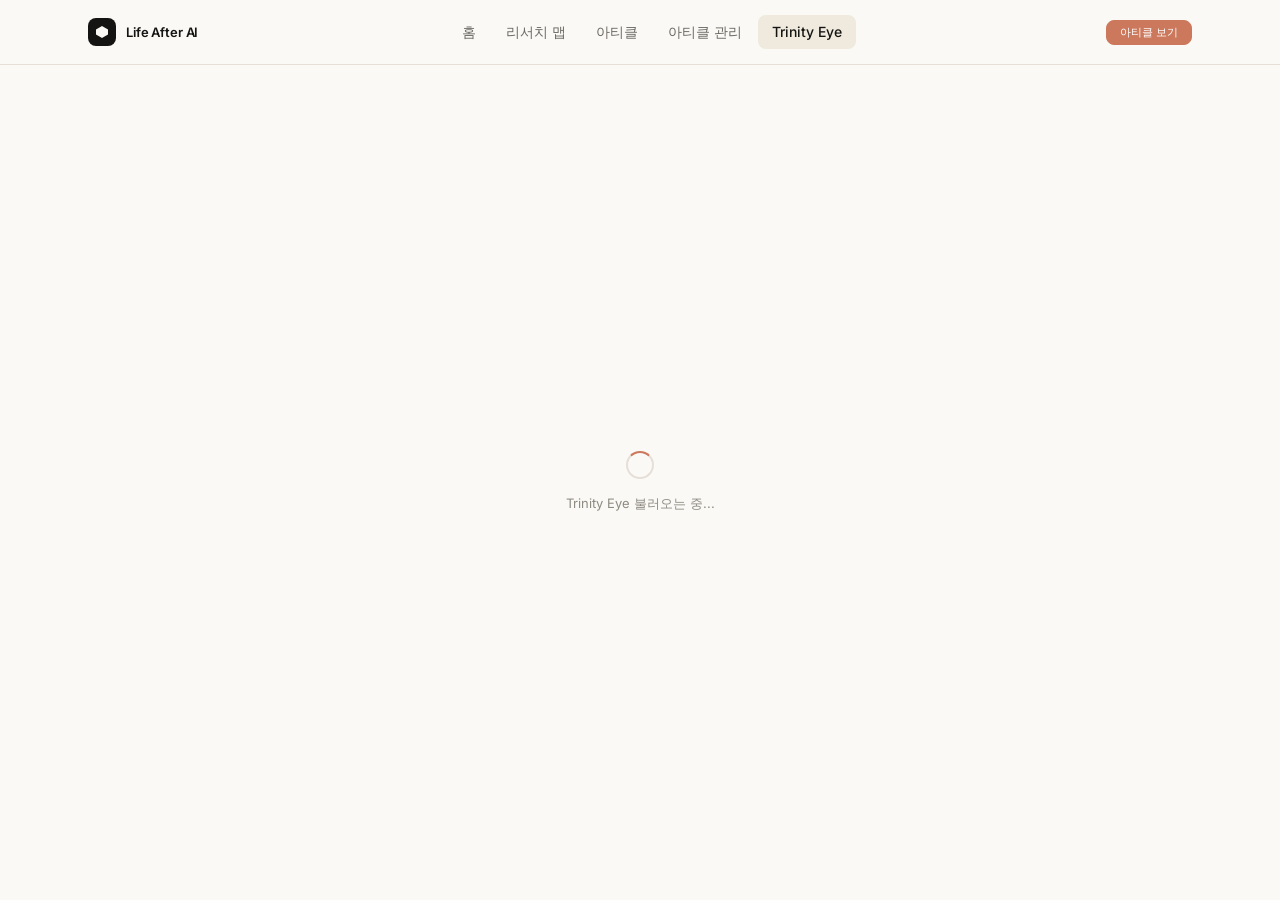
<file: docs/trinity.html>
<!DOCTYPE html>
<html lang="ko">
<head>
<meta charset="UTF-8">
<meta name="viewport" content="width=device-width, initial-scale=1.0">
<title>Trinity Eye — Life After AI</title>
<link rel="stylesheet" href="./shared.css">
<style>
body { margin: 0; display: flex; flex-direction: column; height: 100dvh; overflow: hidden; }

/* nav는 nav.js가 주입 — 64px 고정 */
.nav { flex-shrink: 0; }

/* iframe이 남은 전체 높이를 채움 */
.frame-wrap {
  flex: 1;
  position: relative;
  min-height: 0;
}

iframe {
  width: 100%;
  height: 100%;
  border: none;
  display: block;
  background: var(--surface-soft);
}

/* 로딩 오버레이 */
.frame-loading {
  position: absolute;
  inset: 0;
  display: flex;
  flex-direction: column;
  align-items: center;
  justify-content: center;
  gap: 14px;
  background: var(--canvas);
  pointer-events: none;
  transition: opacity .3s;
}
.frame-loading.hidden { opacity: 0; }

.spinner {
  width: 28px; height: 28px;
  border: 2.5px solid var(--hairline);
  border-top-color: var(--primary);
  border-radius: 50%;
  animation: spin .7s linear infinite;
}
@keyframes spin { to { transform: rotate(360deg); } }

.frame-loading p {
  font-size: 13px;
  color: var(--muted-soft);
  margin: 0;
}
</style>
</head>
<body>

<div class="frame-wrap">
  <div class="frame-loading" id="loading">
    <div class="spinner"></div>
    <p>Trinity Eye 불러오는 중...</p>
  </div>
  <iframe
    src="https://trinityszg-production.up.railway.app/"
    title="Trinity Eye"
    allow="fullscreen"
    id="trinity-frame"
  ></iframe>
</div>

<script src="./nav.js"></script>
<script>
document.getElementById('trinity-frame').addEventListener('load', () => {
  const loader = document.getElementById('loading');
  loader.classList.add('hidden');
  setTimeout(() => loader.remove(), 350);
});
</script>
</body>
</html>
</file>
<file: docs/shared.css>
/* ============================================================
   shared.css — Life After AI
   Design tokens: DESIGN.md (Claude / Anthropic)
   Loaded by all pages. index.html also loads hero.css.
   ============================================================ */

@import url('https://fonts.googleapis.com/css2?family=Cormorant+Garamond:ital,wght@0,400;0,500;1,400&family=Inter:wght@300;400;500;600;700&display=swap');

/* ── Tokens ───────────────────────────────────────────────── */
:root {
  /* Palette — DESIGN.md */
  --canvas:               #faf9f5;
  --surface-soft:         #f5f0e8;
  --surface-card:         #efe9de;
  --surface-cream-strong: #e8e0d2;
  --surface-dark:         #181715;
  --surface-dark-el:      #252320;
  --surface-dark-soft:    #1f1e1b;

  --ink:          #141413;
  --body-strong:  #252523;
  --body:         #3d3d3a;
  --muted:        #6c6a64;
  --muted-soft:   #8e8b82;
  --on-dark:      #faf9f5;
  --on-dark-soft: #a09d96;

  --primary:          #cc785c;
  --primary-active:   #a9583e;
  --primary-disabled: #e6dfd8;
  --on-primary:       #ffffff;

  --accent-teal:  #5db8a6;
  --accent-amber: #e8a55a;
  --success:      #5db872;
  --error:        #c64545;

  --hairline:      #e6dfd8;
  --hairline-soft: #ebe6df;

  /* ── Compat aliases (used by JS-generated HTML) ── */
  --bg:        var(--canvas);
  --bg-alt:    var(--surface-soft);
  --bg2:       var(--surface-soft);
  --bg3:       var(--surface-cream-strong);
  --bg-card:   var(--surface-card);
  --text:      var(--ink);
  --text-inv:  var(--on-dark);
  --text2:     var(--body);
  --text3:     var(--muted-soft);
  --accent:    var(--primary);
  --accent-lt: #fdf0eb;
  --accent-dk: var(--primary-active);
  --border:    rgba(20,20,19,.08);
  --border2:   rgba(20,20,19,.16);

  /* ── Category colors (4-group system: g1–g4) ── */
  --g1:    #3a8f7d;  --g1-bg:  #eaf5f3;  --g1-b:  #5db8a6;  /* teal  — 생활 공간 */
  --g2:    #b5711b;  --g2-bg:  #fdf3e7;  --g2-b:  #e8a55a;  /* amber — 소비 행동 */
  --g3:    #2e7d4f;  --g3-bg:  #eaf7ec;  --g3-b:  #5db872;  /* green — 개인 행동 */
  --g4:    #a9583e;  --g4-bg:  #fdf0eb;  --g4-b:  #cc785c;  /* coral — 인간 관계 */

  /* ── Legacy category aliases (dashboard/archive inline CSS) ── */
  --green:    var(--g3);   --green-bg:  var(--g3-bg);  --green-b: var(--g3-b);
  --amber:    var(--g2);   --amber-bg:  var(--g2-bg);  --amber-b: var(--g2-b);
  --blue:     var(--g1);   --blue-bg:   var(--g1-bg);  --blue-b:  var(--g1-b);
  --red:      var(--error);--red-bg:    #fee2e2;
  --blue-b:   var(--g1-b);

  /* ── Typography ── */
  --font-display: "Cormorant Garamond", "Tiempos Headline", Georgia, serif;
  --font: "Inter", -apple-system, BlinkMacSystemFont, "Segoe UI", sans-serif;

  /* ── Radius — DESIGN.md ── */
  --radius:    12px;   /* content cards */
  --radius-sm: 8px;    /* buttons, inputs */

  /* ── Transitions ── */
  --ease:   cubic-bezier(.22, 1, .36, 1);
  --t-fast: 120ms var(--ease);
  --t-base: 220ms var(--ease);
}

@media (prefers-color-scheme: dark) {
  :root {
    --canvas:               #0e0e0c;
    --surface-soft:         #181715;
    --surface-card:         #1f1e1b;
    --surface-cream-strong: #252320;
    --surface-dark:         #0a0a09;

    --ink:       #edecea;
    --body:      #a8a79e;
    --muted:     #8e8b82;
    --muted-soft:#676660;
    --on-dark:   #edecea;

    --primary:        #d98048;
    --primary-active: #f09050;
    --accent-lt:      #2a1a0a;

    --hairline:      rgba(255,255,250,.08);
    --hairline-soft: rgba(255,255,250,.05);
    --border:        rgba(255,255,250,.08);
    --border2:       rgba(255,255,250,.16);

    --g1:    #5db8a6;  --g1-bg: #0a2e28;
    --g2:    #e8a55a;  --g2-bg: #2a1a00;
    --g3:    #5db872;  --g3-bg: #0a2e18;
    --g4:    #d98048;  --g4-bg: #2a1206;
  }
}

/* ── Base reset ───────────────────────────────────────────── */
*, *::before, *::after { box-sizing: border-box; margin: 0; padding: 0; }

html {
  font-size: 16px;
  scroll-behavior: smooth;
  -webkit-text-size-adjust: 100%;
}

body {
  background: var(--canvas);
  color: var(--ink);
  font-family: var(--font);
  font-size: 15px;
  line-height: 1.6;
  -webkit-font-smoothing: antialiased;
  -moz-osx-font-smoothing: grayscale;
}

a { color: inherit; text-decoration: none; }
button { font-family: var(--font); cursor: pointer; }
img, video { display: block; max-width: 100%; }
ul, ol { list-style: none; }

/* ── Container ────────────────────────────────────────────── */
.container {
  width: 100%;
  max-width: 1200px;
  margin-inline: auto;
  padding-inline: clamp(20px, 4vw, 48px);
}

/* ── Site nav ─────────────────────────────────────────────── */
.nav {
  position: sticky;
  top: 0;
  z-index: 100;
  background: color-mix(in srgb, var(--canvas) 92%, transparent);
  backdrop-filter: blur(16px);
  -webkit-backdrop-filter: blur(16px);
  border-bottom: 0.5px solid var(--hairline);
}

.nav__inner {
  display: flex;
  align-items: center;
  justify-content: space-between;
  gap: 24px;
  height: 64px;
}

.nav__logo {
  display: flex;
  align-items: center;
  gap: 10px;
  font-size: 13px;
  font-weight: 600;
  letter-spacing: -.01em;
  color: var(--ink);
  flex-shrink: 0;
}

.nav__logo-mark {
  width: 28px;
  height: 28px;
  border-radius: 8px;
  background: var(--ink);
  display: flex;
  align-items: center;
  justify-content: center;
  flex-shrink: 0;
}
.nav__logo-mark svg { display: block; }
.nav__logo-mark path { fill: var(--canvas); }

.nav__links {
  display: flex;
  align-items: center;
  gap: 2px;
}

.nav__link {
  font-size: 14px;
  font-weight: 500;
  color: var(--muted);
  padding: 6px 14px;
  border-radius: 8px;
  transition: color var(--t-fast), background var(--t-fast);
}
.nav__link:hover,
.nav__link.active { color: var(--ink); background: var(--surface-card); }

.nav__actions {
  display: flex;
  align-items: center;
  gap: 8px;
  flex-shrink: 0;
}

/* ── Shared buttons ───────────────────────────────────────── */
.btn {
  display: inline-flex;
  align-items: center;
  justify-content: center;
  gap: 6px;
  font-family: var(--font);
  font-size: 14px;
  font-weight: 500;
  line-height: 1;
  padding: 10px 20px;
  border-radius: 8px;
  border: 1px solid transparent;
  transition: all var(--t-fast);
  white-space: nowrap;
  cursor: pointer;
  text-decoration: none;
}
.btn:active { transform: scale(.98); }
.btn-primary  { background: var(--primary);  color: var(--on-primary); border-color: var(--primary); }
.btn-primary:hover { background: var(--primary-active); border-color: var(--primary-active); }
.btn-outline  { background: var(--canvas);   color: var(--ink);    border-color: var(--hairline); }
.btn-outline:hover { background: var(--surface-soft); }
.btn-ghost    { background: transparent;    color: var(--body);    border-color: transparent; }
.btn-ghost:hover  { background: var(--surface-card); color: var(--ink); }
.btn-danger   { background: #fee2e2; color: var(--error); border-color: var(--error); }
.btn-sm  { font-size: 11px; padding: 6px 13px; }
.btn-lg  { font-size: 15px; padding: 12px 26px; }

/* ── Responsive nav ───────────────────────────────────────── */
@media (max-width: 768px) {
  .nav__links  { display: none; }
}
</file>
